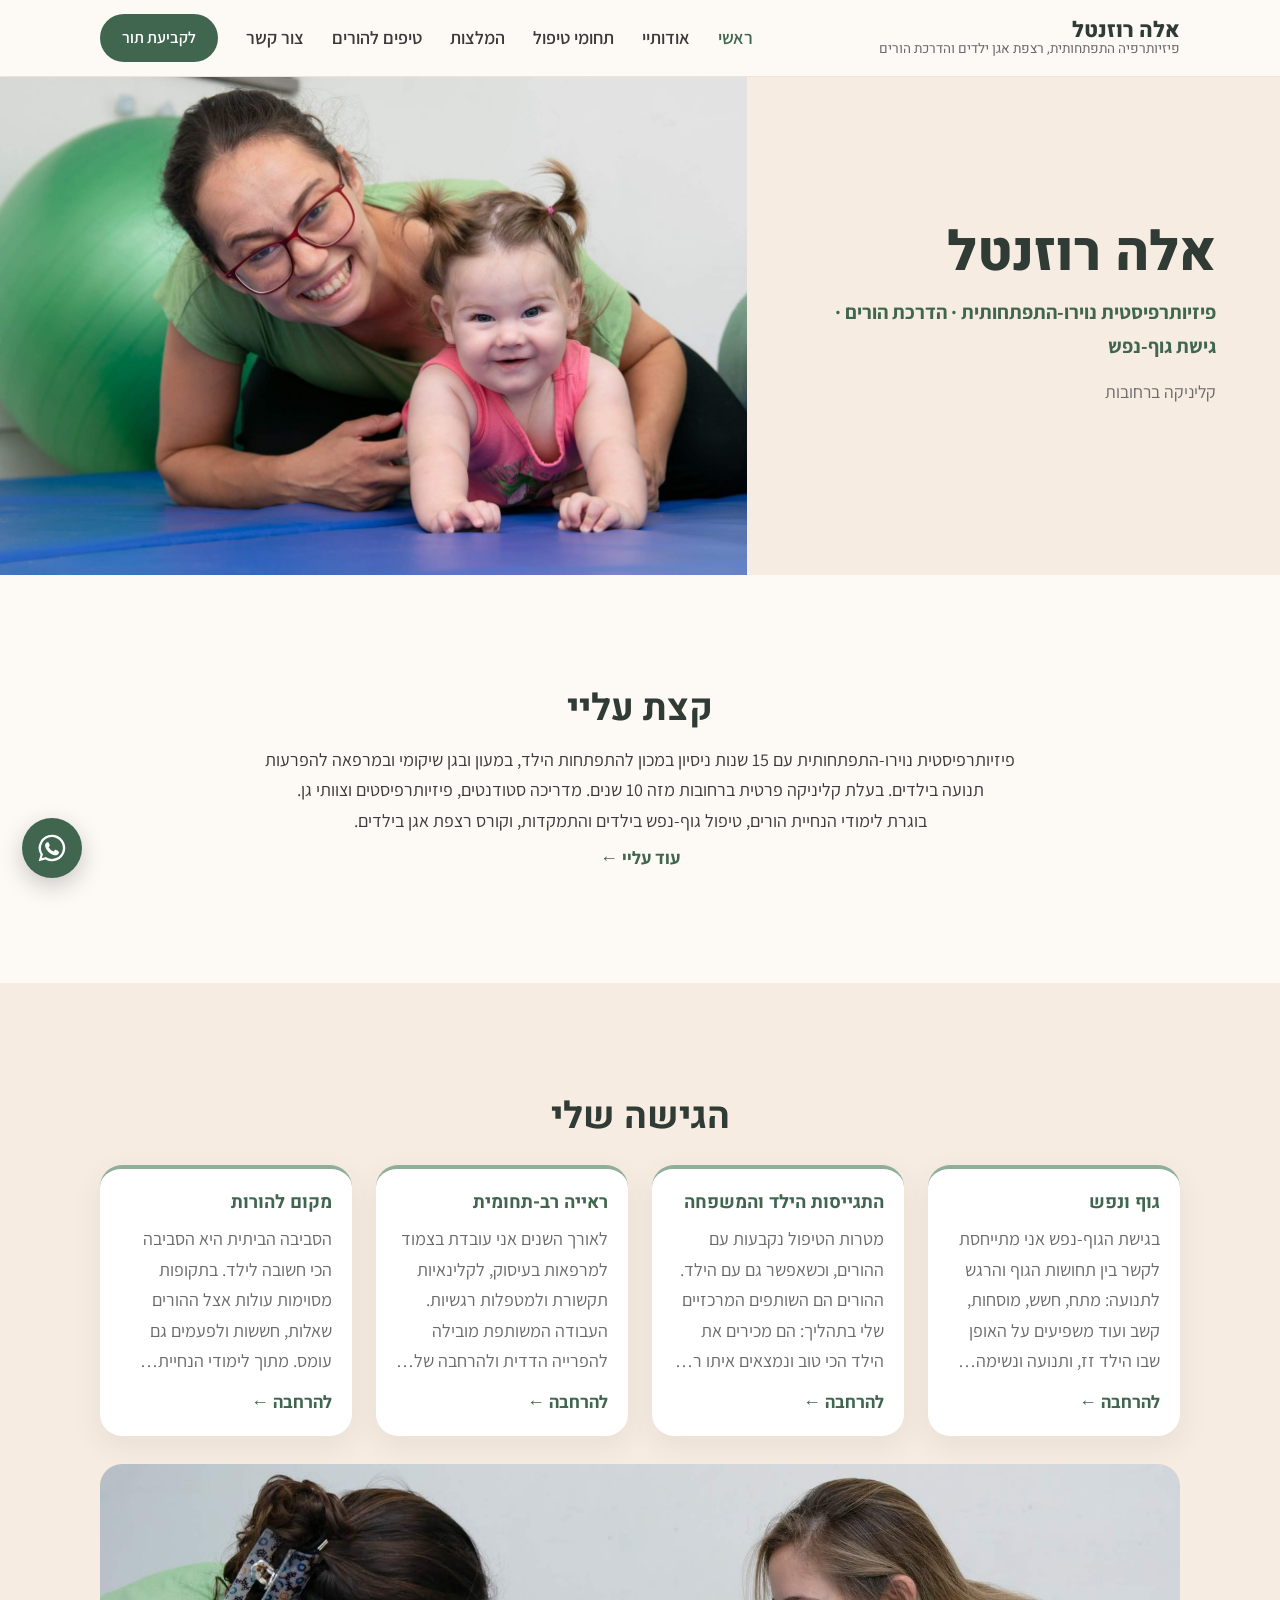
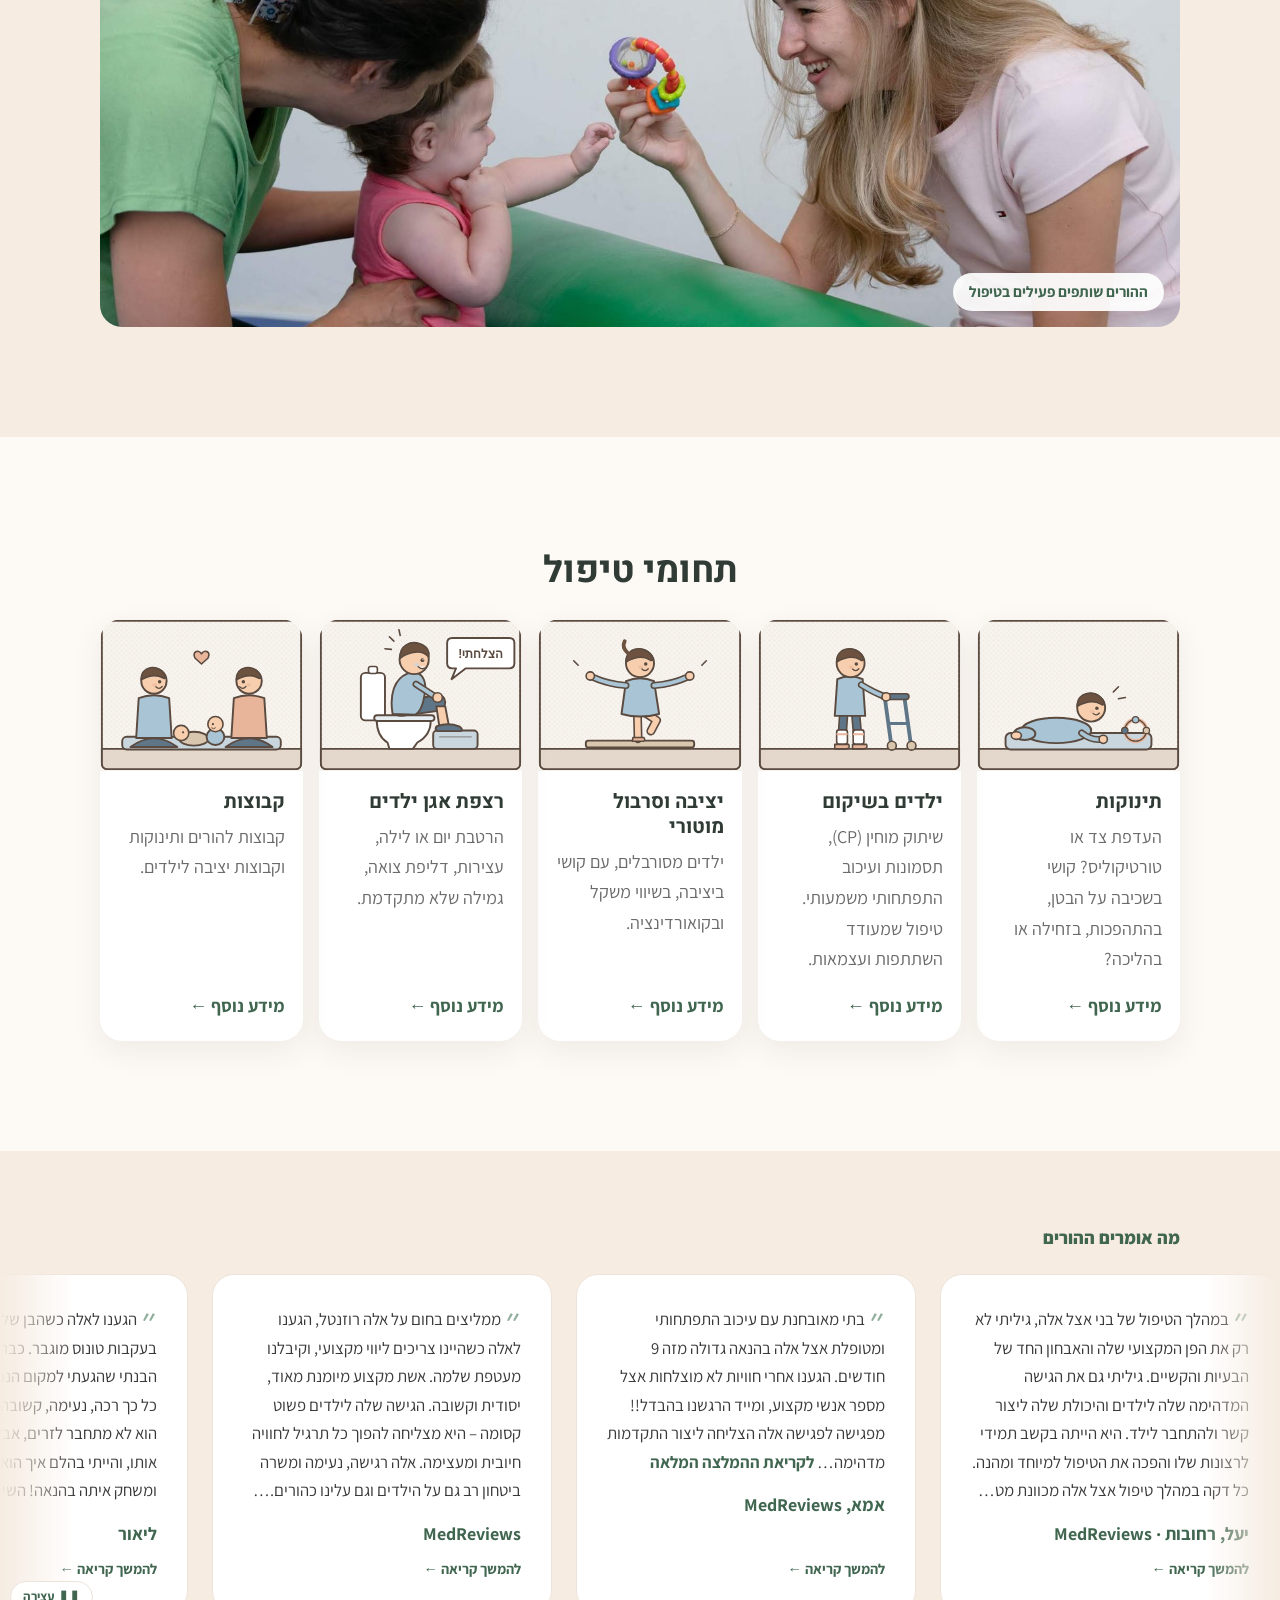
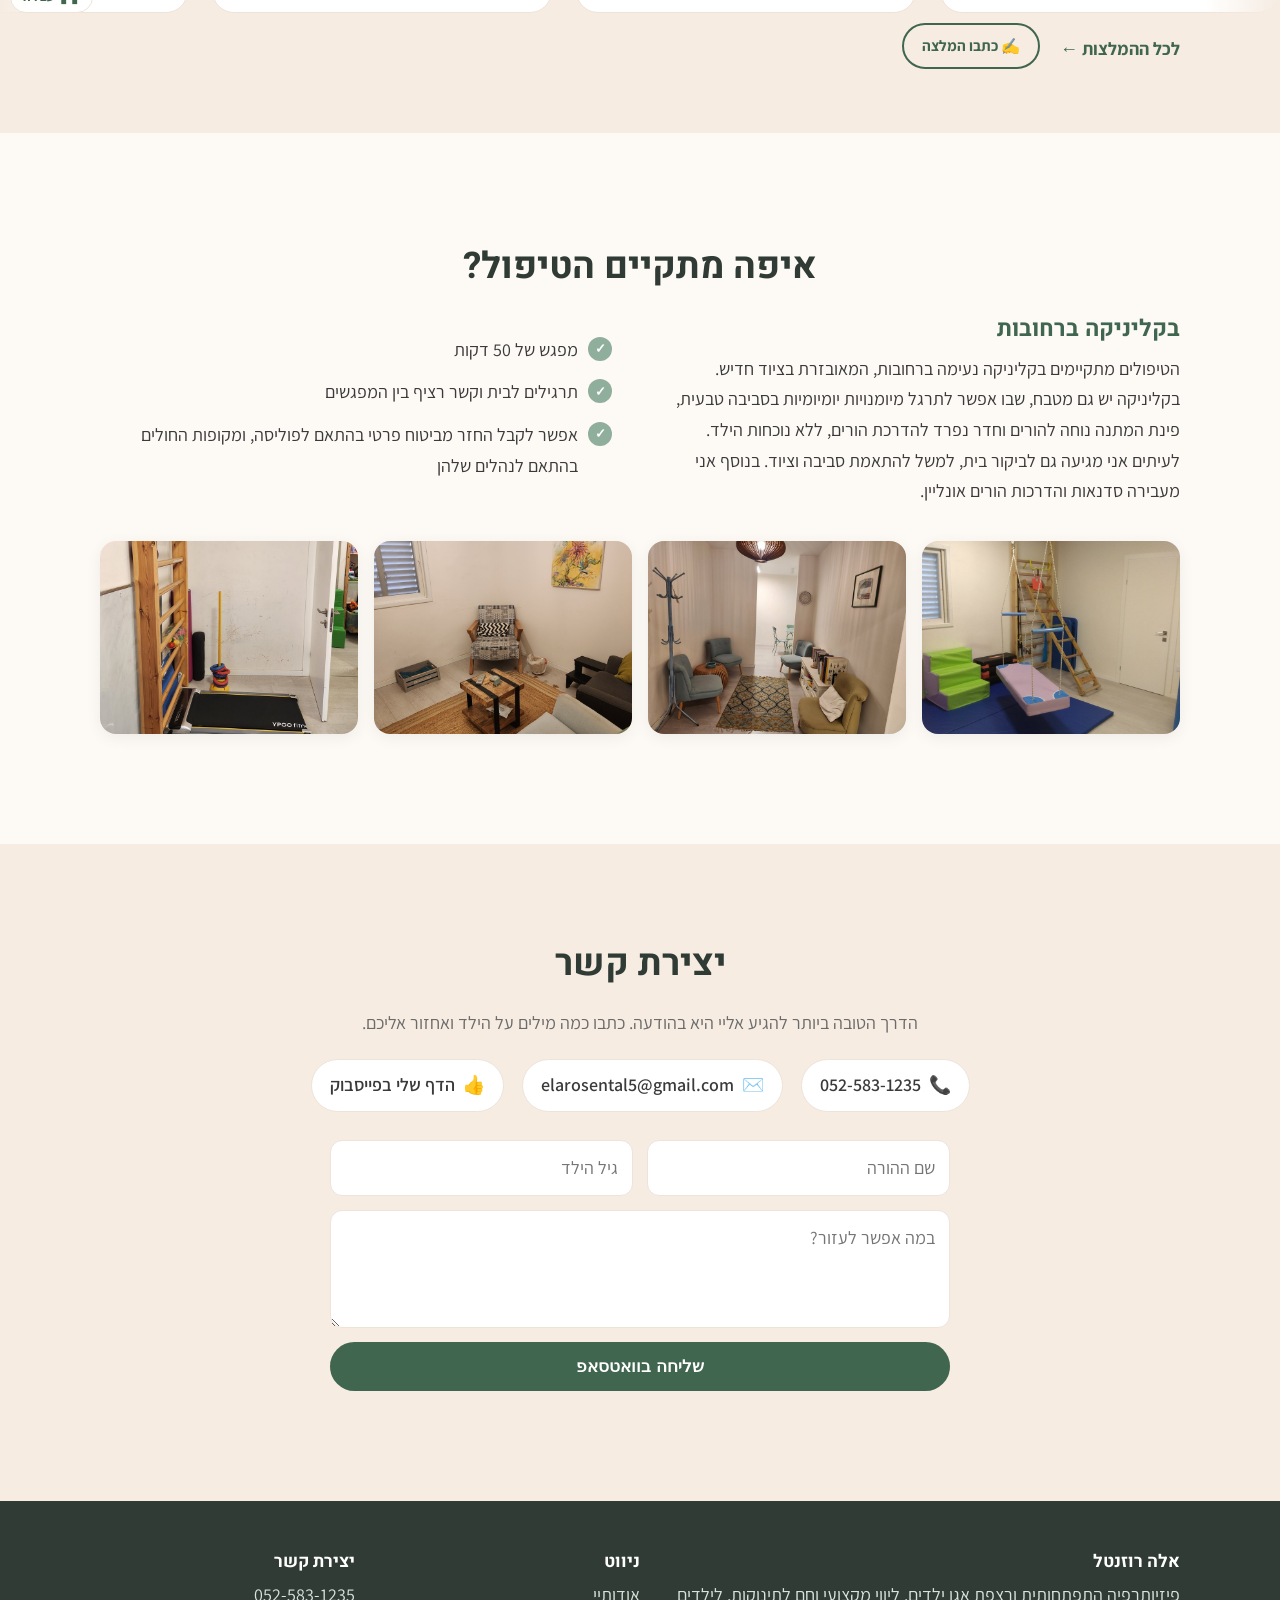
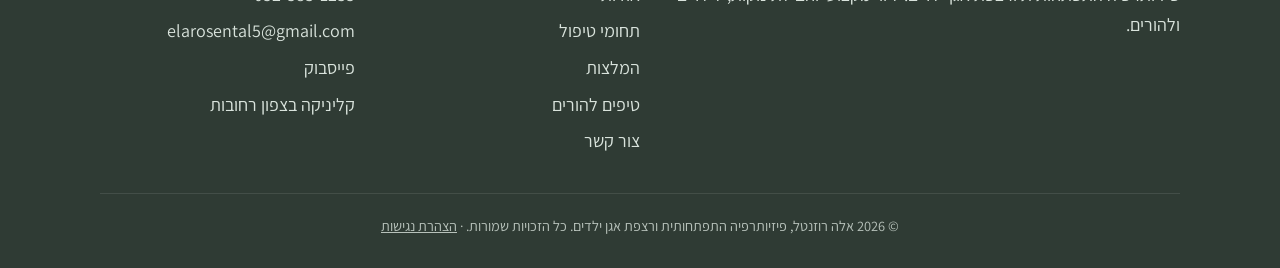
<file: index.html>
<!DOCTYPE html>
<html lang="he" dir="rtl">
<head>
  <meta charset="UTF-8">
  <meta name="viewport" content="width=device-width, initial-scale=1.0">
  <meta name="color-scheme" content="only light">
  <meta name="theme-color" content="#f6ece2">
  <title>אלה רוזנטל | פיזיותרפיה התפתחותית ורצפת אגן ילדים</title>
  <meta name="description" content="אלה רוזנטל, פיזיותרפיסטית התפתחותית עם 15 שנות ניסיון ולימודי גוף-נפש. גישה הוליסטית לתינוקות, ילדים והורים: התפתחות התינוק, שיקום ילדים ורצפת אגן ילדים. קליניקה ברחובות.">
  <link rel="preconnect" href="https://fonts.googleapis.com">
  <link rel="preconnect" href="https://fonts.gstatic.com" crossorigin>
  <link href="https://fonts.googleapis.com/css2?family=Assistant:wght@400;600;700&family=Heebo:wght@700;800&display=swap" rel="stylesheet">
  <link rel="stylesheet" href="style.css?v=85">
</head>
<body>
  <a class="skip-link" href="#main">דלג לתוכן המרכזי</a>

  <header class="site-header">
    <div class="container nav">
      <a href="index.html" class="logo">אלה רוזנטל<small>פיזיותרפיה התפתחותית, רצפת אגן ילדים והדרכת הורים</small></a>
      <button class="menu-toggle" aria-label="תפריט" aria-expanded="false">☰</button>
      <ul class="nav-links">
        <li><a href="index.html" class="active">ראשי</a></li>
        <li><a href="about.html">אודותיי</a></li>
        <li><a href="treatments.html">תחומי טיפול</a></li>
        <li><a href="testimonials.html">המלצות</a></li>
        <li><a href="tips.html">טיפים להורים</a></li>
        <li><a href="contact.html">צור קשר</a></li>
        <li><a href="contact.html" class="btn btn-primary">לקביעת תור</a></li>
      </ul>
    </div>
  </header>

  <main id="main">
    <!-- פתיחה -->
    <section class="hero-wide">
      <img src="images/hero.jpg?v=6" alt="אלה רוזנטל מחייכת לצד תינוקת שזוחלת על המזרן בקליניקה" style="object-position: 35% center">
      <div class="container">
        <div class="hero-wide-text">
          <h1>אלה רוזנטל</h1>
          <p class="hero-wide-sub">פיזיותרפיסטית נוירו-התפתחותית<span class="m-hide"> · </span><span class="m-block">הדרכת הורים · גישת גוף-נפש</span></p>
          <p class="hero-wide-areas">קליניקה ברחובות</p>
        </div>
      </div>
    </section>


    <!-- מי אני -->
    <section class="whoami">
      <div class="container whoami-text">
        <div>
          <h2>קצת עליי</h2>
          <p>פיזיותרפיסטית נוירו-התפתחותית עם 15 שנות ניסיון במכון להתפתחות הילד, במעון ובגן שיקומי ובמרפאה להפרעות תנועה בילדים. בעלת קליניקה פרטית ברחובות מזה 10 שנים. מדריכה סטודנטים, פיזיותרפיסטים וצוותי גן.</p>
          <p>בוגרת לימודי הנחיית הורים, טיפול גוף-נפש בילדים והתמקדות, וקורס רצפת אגן בילדים.</p>
          <p><a href="about.html" class="all-quotes">עוד עליי ←</a></p>
        </div>
      </div>
    </section>

    <!-- הגישה -->
    <section class="approach">
      <div class="container">
        <h2>הגישה שלי</h2>
        <div class="approach-grid">
          <div>
            <h3>גוף ונפש</h3>
            <p>בגישת הגוף-נפש אני מתייחסת לקשר בין תחושות הגוף והרגש לתנועה: מתח, חשש, מוסחות, קשב ועוד משפיעים על האופן שבו הילד זז, ותנועה ונשימה משפיעות בחזרה על תחושת הרוגע והביטחון שלו. בעזרת כלים מתוך לימודי גוף-נפש, התמקדות (Focusing) ומיינדפולנס, הילד לומד לזהות תחושות בגוף, להבין מה הוא צריך ולהקשיב לעצמו. כשהטיפול נחווה כחוויה חיובית, נוצרת מוטיבציה פנימית, והשינוי נשמר גם מחוץ לקליניקה.</p>
          </div>
          <div>
            <h3>התגייסות הילד והמשפחה</h3>
            <p>מטרות הטיפול נקבעות עם ההורים, וכשאפשר גם עם הילד. ההורים הם השותפים המרכזיים שלי בתהליך: הם מכירים את הילד הכי טוב ונמצאים איתו רוב הזמן. לכן בכל מפגש אני מסבירה ומדגימה מה אנחנו עושים ולמה, כדי שההורים ירגישו בטוחים להמשיך בבית. אני שואפת שהתרגול ישתלב בשגרה הביתית, במשחק, ברחצה, בהלבשה או ביציאה לגינה, ולא יתווסף אליה כמשימה נוספת. כשהילד שותף לבחירת הפעילות ומבין את מטרתה, הוא לוקח חלק פעיל בתהליך.</p>
          </div>
          <div>
            <h3>ראייה רב-תחומית</h3>
            <p>לאורך השנים אני עובדת בצמוד למרפאות בעיסוק, לקלינאיות תקשורת ולמטפלות רגשיות. העבודה המשותפת מובילה להפרייה הדדית ולהרחבה של יכולת ההסתכלות וההתערבות הטיפולית. אני מאמינה שכל מטפל בילדים הוא קודם כל מטפל התפתחותי, ומנקודת המבט הרחבה הזו אני מתבוננת ביכולות ובכוחות של הילד. בהתאם לכך אני עובדת בתיאום עם הצוות הפרא-רפואי ועם המסגרת החינוכית, ועוזרת להתאים את הסביבה ההתפתחותית או את הציוד השיקומי לפי הצורך. המטרה: השתתפות פעילה ועצמאות בבית, בגן ובבית הספר.</p>
          </div>
          <div>
            <h3>מקום להורות</h3>
            <p>הסביבה הביתית היא הסביבה הכי חשובה לילד. בתקופות מסוימות עולות אצל ההורים שאלות, חששות ולפעמים גם עומס. מתוך לימודי הנחיית הורים, אני נותנת מקום לחוויה ההורית, ויחדיו אנו מוצאים את הדרכים שתומכות בהתפתחותו של הילד ומחזקות את הביטחון שלכם כהורים.</p>
            <p>ההורים שותפים בכל טיפול. בחלק מהתהליכים אני מציעה גם מפגשים עם ההורים בלבד, למשל בתחילת התהליך כחלק מההיכרות, או בנקודות משמעותיות לאורכו. אפשר גם לפנות אליי להדרכת הורים בלבד, גם בלי שאפגוש את הילד.</p>
          </div>
        </div>
        <figure class="approach-photo">
          <img src="images/parent-session.jpg" alt="אלה בטיפול בתינוקת, והאמא משחקת איתה מול הגליל" loading="lazy">
          <figcaption>ההורים שותפים פעילים בטיפול</figcaption>
        </figure>
      </div>
    </section>

    <!-- תחומי טיפול -->
    <section class="areas" id="areas">
      <div class="container">
        <h2>תחומי טיפול</h2>
        <div class="area-cards">
          <a class="area-card" href="treatments.html#babies">
            <img class="illus" src="images/illus/babies.svg" alt="איור: תינוק בשכיבה על הבטן מרים את הראש" loading="lazy">
            <div class="area-body">
              <h3>תינוקות</h3>
              <p>העדפת צד או טורטיקוליס? קושי בשכיבה על הבטן, בהתהפכות, בזחילה או בהליכה?</p>
              <span class="area-more">מידע נוסף ←</span>
            </div>
          </a>
          <a class="area-card" href="treatments.html#rehab">
            <img class="illus" src="images/illus/rehab.svg" alt="איור: ילד עם סדים הולך בעזרת הליכון" loading="lazy">
            <div class="area-body">
              <h3>ילדים בשיקום</h3>
              <p>שיתוק מוחין (CP), תסמונות ועיכוב התפתחותי משמעותי. טיפול שמעודד השתתפות ועצמאות.</p>
              <span class="area-more">מידע נוסף ←</span>
            </div>
          </a>
          <a class="area-card" href="treatments.html#kids">
            <img class="illus" src="images/illus/posture.svg" alt="איור: ילדה עומדת על רגל אחת על קורת שיווי משקל" loading="lazy">
            <div class="area-body">
              <h3>יציבה וסרבול מוטורי</h3>
              <p>ילדים מסורבלים, עם קושי ביציבה, בשיווי משקל ובקואורדינציה.</p>
              <span class="area-more">מידע נוסף ←</span>
            </div>
          </a>
          <a class="area-card" href="treatments.html#pelvic">
            <img class="illus" src="images/illus/pelvic.svg" alt="איור: ילד יושב על האסלה עם הרגליים על שרפרף" loading="lazy">
            <div class="area-body">
              <h3>רצפת אגן ילדים</h3>
              <p>הרטבת יום או לילה, עצירות, דליפת צואה, גמילה שלא מתקדמת.</p>
              <span class="area-more">מידע נוסף ←</span>
            </div>
          </a>
          <a class="area-card" href="treatments.html#groups">
            <img class="illus" src="images/illus/groups.svg" alt="איור: הורים ותינוקות במפגש קבוצתי" loading="lazy">
            <div class="area-body">
              <h3>קבוצות</h3>
              <p>קבוצות להורים ותינוקות וקבוצות יציבה לילדים.</p>
              <span class="area-more">מידע נוסף ←</span>
            </div>
          </a>
        </div>
      </div>
    </section>

    <!-- המלצות -->
    <section class="quotes-band">
      <div class="hero-quotes">
        <div class="container"><span class="wit-title">מה אומרים ההורים</span></div>
        <div class="marquee" aria-label="המלצות של הורים">
        <div class="marquee-track">
          <div class="quote">
            <p>במהלך הטיפול של בני אצל אלה, גיליתי לא רק את הפן המקצועי שלה והאבחון החד של הבעיות והקשיים. גיליתי גם את הגישה המדהימה שלה לילדים והיכולת שלה ליצור קשר ולהתחבר לילד. היא הייתה בקשב תמידי לרצונות שלו והפכה את הטיפול למיוחד ומהנה. כל דקה במהלך טיפול אצל אלה מכוונת מטרה, אבל הכל נעשה בגמישות ותוך שינוי מתמיד בהתאם למצב. והכל נעשה תוך תקשורת גלויה מולי, תוך כדי הסבר והחלטות משותפות לגבי התכנית. זכינו להכיר את אלה ולהיות מטופלים אצלה!</p>
            <cite>יעל, רחובות · MedReviews</cite>
          </div>
          <div class="quote">
            <p>בתי מאובחנת עם עיכוב התפתחותי ומטופלת אצל אלה בהנאה גדולה מזה 9 חודשים. הגענו אחרי חוויות לא מוצלחות אצל מספר אנשי מקצוע, ומייד הרגשנו בהבדל!! מפגישה לפגישה אלה הצליחה ליצור התקדמות מדהימה… <a href="testimonials.html" class="read-more">לקריאת ההמלצה המלאה</a></p>
            <cite>אמא, MedReviews</cite>
          </div>
          <div class="quote">
            <p>ממליצים בחום על אלה רוזנטל, הגענו לאלה כשהיינו צריכים ליווי מקצועי, וקיבלנו מעטפת שלמה. אשת מקצוע מיומנת מאוד, יסודית וקשובה. הגישה שלה לילדים פשוט קסומה – היא מצליחה להפוך כל תרגיל לחוויה חיובית ומעצימה. אלה רגישה, נעימה ומשרה ביטחון רב גם על הילדים וגם עלינו כהורים. מעבר לידע המקצועי הרחב שלה, מה שבאמת מייחד אותה זו הרגישות יוצאת הדופן והיכולת לקרוא את הבן שלנו בכל רגע נתון. היא יודעת מתי לדחוף ומתי להכיל, ותמיד בחיוך ובמאור פנים. פיזיותרפיסטית מדהימה, אלה מומלצת בחום! 🙏</p>
            <cite>MedReviews</cite>
          </div>
          <div class="quote">
            <p>הגענו לאלה כשהבן שלי היה בן 7 חודשים בעקבות טונוס מוגבר. כבר מהמפגש הראשון הבנתי שהגעתי למקום הנכון. הגישה של אלה כל כך רכה, נעימה, קשובה וזורמת עם הילד. הוא לא מתחבר לזרים, אבל אלה פשוט ריככה אותו, והייתי בהלם איך הוא משתף פעולה ומשחק איתה בהנאה! השיפור ניכר כבר מהמפגש הראשון.</p>
            <cite>ליאור</cite>
          </div>
          <div class="quote">
            <p>הגענו עם תינוקת פיצקית בת חודש והמון חששות בלב, וכבר במפגש הראשון קיבלנו תמיכה ועידוד ויצאנו עם המון כלים הביתה. אלה ליוותה אותנו במשך חודשים ותמיד עם חיוך, המון אהבה לקטנה לצד מקצועיות חסרת פשרות.</p>
            <cite>תאיר</cite>
          </div>
          <div class="quote">
            <p>אלה ליוותה את הבת שלי מגיל 9 חודשים עם המון סבלנות, רגישות ואכפתיות אמיתית… היום, בגיל שנה ו־8 חודשים, היא הולכת, מטפסת על סולמות ופורחת.</p>
            <cite>נטע</cite>
          </div>
          <div class="quote">
            <p>היינו אצל אלה עם בן שנה וחצי שבמשך חודש דישדש בהליכה… מהרגע שיצאנו מהמפגש הוא באמת התחיל ללכת, ותוך יומיים התחיל להעדיף הליכה על זחילה.</p>
            <cite>יעל</cite>
          </div>
          <div class="quote">
            <p>הגעתי עם תינוק בן שלושה חודשים וחצי שלא שכב על הבטן יותר משתי דקות. תוך כמה ימים הוא כבר שכב על הבטן 20–30 דקות ושיחק בהנאה.</p>
            <cite>עדי</cite>
          </div>
          <div class="quote">
            <p>ההבנה של אלה היא לא רק של הפן המוטורי, אלא התפתחותית ורחבה. היא נתנה לנו כלים שעזרו מאוד, והכל באווירה נעימה ומשחקית.</p>
            <cite>מאיה</cite>
          </div>
        </div>
      </div>
        <div class="container quotes-links"><a href="testimonials.html" class="all-quotes">לכל ההמלצות ←</a><a href="testimonials.html#add-review" class="btn btn-outline btn-small">✍️ כתבו המלצה</a></div>
      </div>
    </section>


    <!-- הקליניקה -->
    <section class="clinic" id="clinic">
      <div class="container">
        <h2 class="section-title">איפה מתקיים הטיפול?</h2>
        <div class="split align-start">
          <div>
            <h3 class="clinic-sub">בקליניקה ברחובות</h3>
            <p>הטיפולים מתקיימים בקליניקה נעימה ברחובות, המאובזרת בציוד חדיש. בקליניקה יש גם מטבח, שבו אפשר לתרגל מיומנויות יומיומיות בסביבה טבעית, פינת המתנה נוחה להורים וחדר נפרד להדרכת הורים, ללא נוכחות הילד. לעיתים אני מגיעה גם לביקור בית, למשל להתאמת סביבה וציוד. בנוסף אני מעבירה סדנאות והדרכות הורים אונליין.</p>
          </div>
          <ul class="checklist">
            <li>מפגש של 50 דקות</li>
            <li>תרגילים לבית וקשר רציף בין המפגשים</li>
            <li>אפשר לקבל החזר מביטוח פרטי בהתאם לפוליסה, ומקופות החולים בהתאם לנהלים שלהן</li>
          </ul>
        </div>
      </div>
      <div class="container">
        <div class="clinic-photos">
          <img src="images/clinic-room2.jpg" alt="חדר הטיפולים עם הנדנדה, המדרגות וסולם הקיר" loading="lazy">
          <img src="images/clinic-waiting.jpg" alt="פינת ההמתנה להורים" loading="lazy">
          <img src="images/clinic-parents-room.jpg" alt="החדר להדרכת הורים" loading="lazy">
          <img src="images/clinic-treadmill.jpg" alt="הליכון חשמלי וסולם קיר" loading="lazy">
        </div>
      </div>
      </div>
    </section>


    <!-- יצירת קשר -->
    <section class="contact-band" id="contact">
      <div class="container">
        <h2>יצירת קשר</h2>
        <p class="contact-lead">הדרך הטובה ביותר להגיע אליי היא בהודעה. כתבו כמה מילים על הילד ואחזור אליכם.</p>
        <div class="contact-links">
          <a href="tel:+972525831235"><span aria-hidden="true">📞</span> 052-583-1235</a>
          <a href="mailto:elarosental5@gmail.com"><span aria-hidden="true">✉️</span> elarosental5@gmail.com</a>
          <a href="https://www.facebook.com/sportela0/" target="_blank" rel="noopener"><span aria-hidden="true">👍</span> הדף שלי בפייסבוק</a>
        </div>
        <form class="quick-form" id="quickForm">
          <input type="text" id="qName" placeholder="שם ההורה" required aria-label="שם ההורה">
          <input type="text" id="qAge" placeholder="גיל הילד" aria-label="גיל הילד">
          <textarea id="qMsg" rows="3" placeholder="במה אפשר לעזור?" aria-label="במה אפשר לעזור?"></textarea>
          <button type="submit" class="btn btn-whatsapp">שליחה בוואטסאפ</button>
        </form>
      </div>
    </section>
  </main>

  <footer class="site-footer">
    <div class="container">
      <div class="footer-grid">
        <div>
          <h3>אלה רוזנטל</h3>
          <p>פיזיותרפיה התפתחותית ורצפת אגן ילדים. ליווי מקצועי וחם לתינוקות, לילדים ולהורים.</p>
        </div>
        <div>
          <h3>ניווט</h3>
          <ul>
            <li><a href="about.html">אודותיי</a></li>
            <li><a href="treatments.html">תחומי טיפול</a></li>
            <li><a href="testimonials.html">המלצות</a></li>
            <li><a href="tips.html">טיפים להורים</a></li>
            <li><a href="contact.html">צור קשר</a></li>
          </ul>
        </div>
        <div>
          <h3>יצירת קשר</h3>
          <ul>
            <li><a href="tel:+972525831235">052-583-1235</a></li>
            <li><a href="mailto:elarosental5@gmail.com">elarosental5@gmail.com</a></li>
            <li><a href="https://www.facebook.com/sportela0/" target="_blank" rel="noopener">פייסבוק</a></li>
            <li>קליניקה בצפון רחובות</li>
          </ul>
        </div>
      </div>
      <div class="footer-bottom">© <span id="year"></span> אלה רוזנטל, פיזיותרפיה התפתחותית ורצפת אגן ילדים. כל הזכויות שמורות. · <a href="accessibility.html">הצהרת נגישות</a></div>
    </div>
  </footer>

  <a href="https://wa.me/972525831235" class="whatsapp-float" target="_blank" rel="noopener" aria-label="שליחת הודעה בוואטסאפ">
    <svg viewBox="0 0 24 24"><path d="M12 2a10 10 0 0 0-8.6 15.1L2 22l5-1.3A10 10 0 1 0 12 2zm0 18.2c-1.5 0-3-.4-4.3-1.2l-.3-.2-3 .8.8-2.9-.2-.3A8.2 8.2 0 1 1 12 20.2zm4.5-6.1c-.2-.1-1.5-.7-1.7-.8-.2-.1-.4-.1-.6.1l-.8 1c-.1.2-.3.2-.5.1a6.7 6.7 0 0 1-3.3-2.9c-.2-.4.2-.4.7-1.3.1-.2 0-.3 0-.4l-.8-1.8c-.2-.5-.4-.4-.6-.4h-.5a1 1 0 0 0-.7.3 3 3 0 0 0-.9 2.2c0 1.3.9 2.5 1 2.7.1.2 1.8 2.8 4.4 3.9 1.7.7 2.3.8 3.1.6.5-.1 1.5-.6 1.7-1.2.2-.6.2-1.1.2-1.2-.1-.1-.3-.2-.5-.3z"/></svg>
  </a>

  <script src="script.js?v=6"></script>
  <script>
    // מה אומרים ההורים בטלפון: לחיצה על המלצה פותחת אותה בחלון באמצע המסך
    document.addEventListener("DOMContentLoaded", function () {
      var mq = document.querySelector(".hero-quotes .marquee"); if (!mq) return;
      mq.querySelectorAll(".quote").forEach(function (q) {
        var m = document.createElement("span"); m.className = "quote-more"; m.textContent = "להמשך קריאה ←"; q.appendChild(m);
      });
      var pop = document.createElement("div"); pop.className = "quote-pop";
      pop.innerHTML = '<div class="quote-pop-box" role="dialog" aria-modal="true"><button type="button" class="quote-pop-close" aria-label="סגירה">×</button><div class="quote-pop-body"></div></div>';
      document.body.appendChild(pop);
      function close() { pop.classList.remove("show"); }
      pop.addEventListener("click", function (e) { if (e.target === pop || e.target.closest(".quote-pop-close")) close(); });
      document.addEventListener("keydown", function (e) { if (e.key === "Escape") close(); });
      mq.addEventListener("click", function (e) {
        var q = e.target.closest(".quote"); if (!q || e.target.closest("a")) return;
        var body = pop.querySelector(".quote-pop-body");
        body.innerHTML = "";
        body.appendChild(q.querySelector("p").cloneNode(true));
        body.appendChild(q.querySelector("cite").cloneNode(true));
        pop.classList.add("show");
      });
    });
  </script>
  <script>
    // הגישה שלי בטלפון: לחיצה על ריבוע פותחת/סוגרת את המלל המלא
    (function () {
      document.querySelectorAll(".approach-grid > div").forEach(function (card) {
        var btn = document.createElement("button");
        btn.type = "button"; btn.className = "approach-more"; btn.textContent = "להרחבה ←";
        card.appendChild(btn);
        card.addEventListener("click", function (e) {
          if (e.target.closest("a")) return;
          var open = card.classList.toggle("open");
          btn.textContent = open ? "סגירה ↑" : "להרחבה ←";
          if (!open) card.scrollIntoView({ block: "nearest", behavior: "smooth" });
        });
      });
    })();
  </script>
  <script>
    document.getElementById("quickForm").addEventListener("submit", function (e) {
      e.preventDefault();
      var text = "שלום, שמי " + document.getElementById("qName").value +
        "\nגיל הילד: " + document.getElementById("qAge").value +
        "\n" + document.getElementById("qMsg").value;
      window.open("https://wa.me/972525831235?text=" + encodeURIComponent(text), "_blank");
    });
  </script>
</body>
</html>
</file>
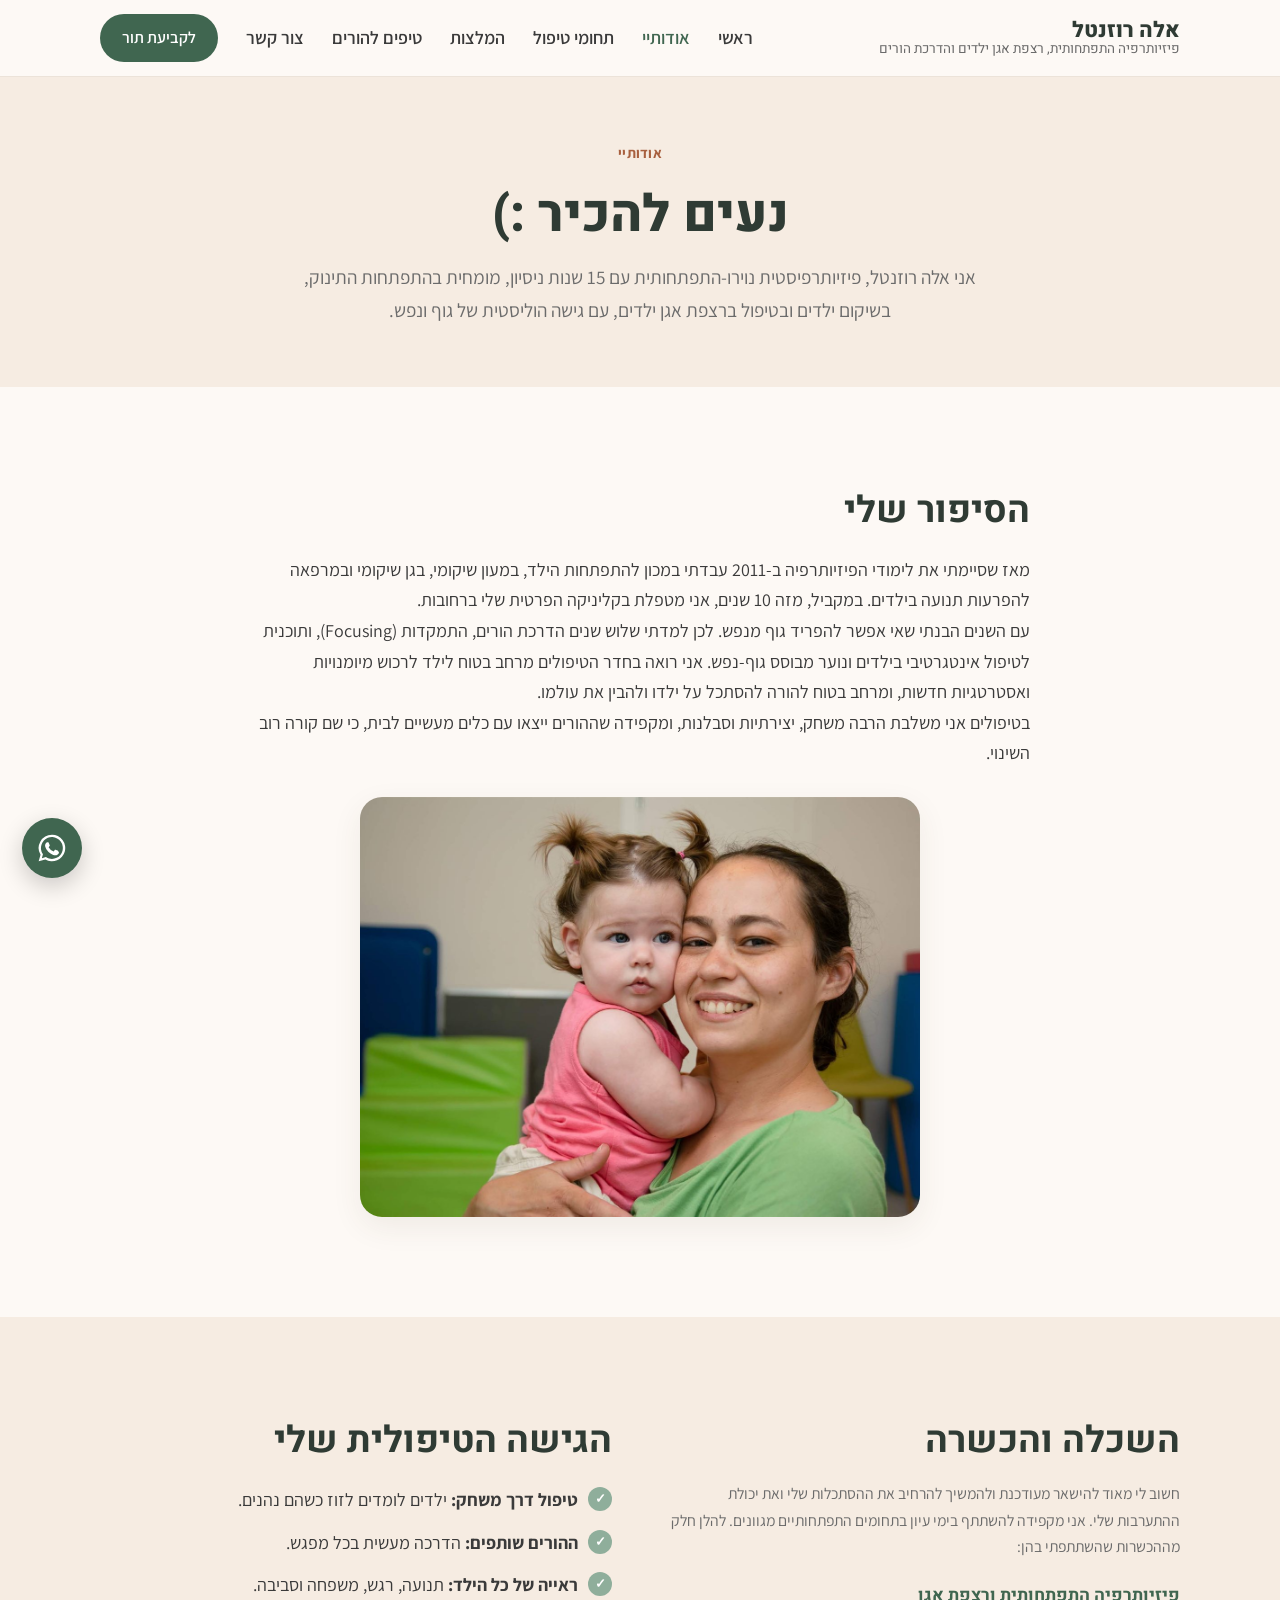
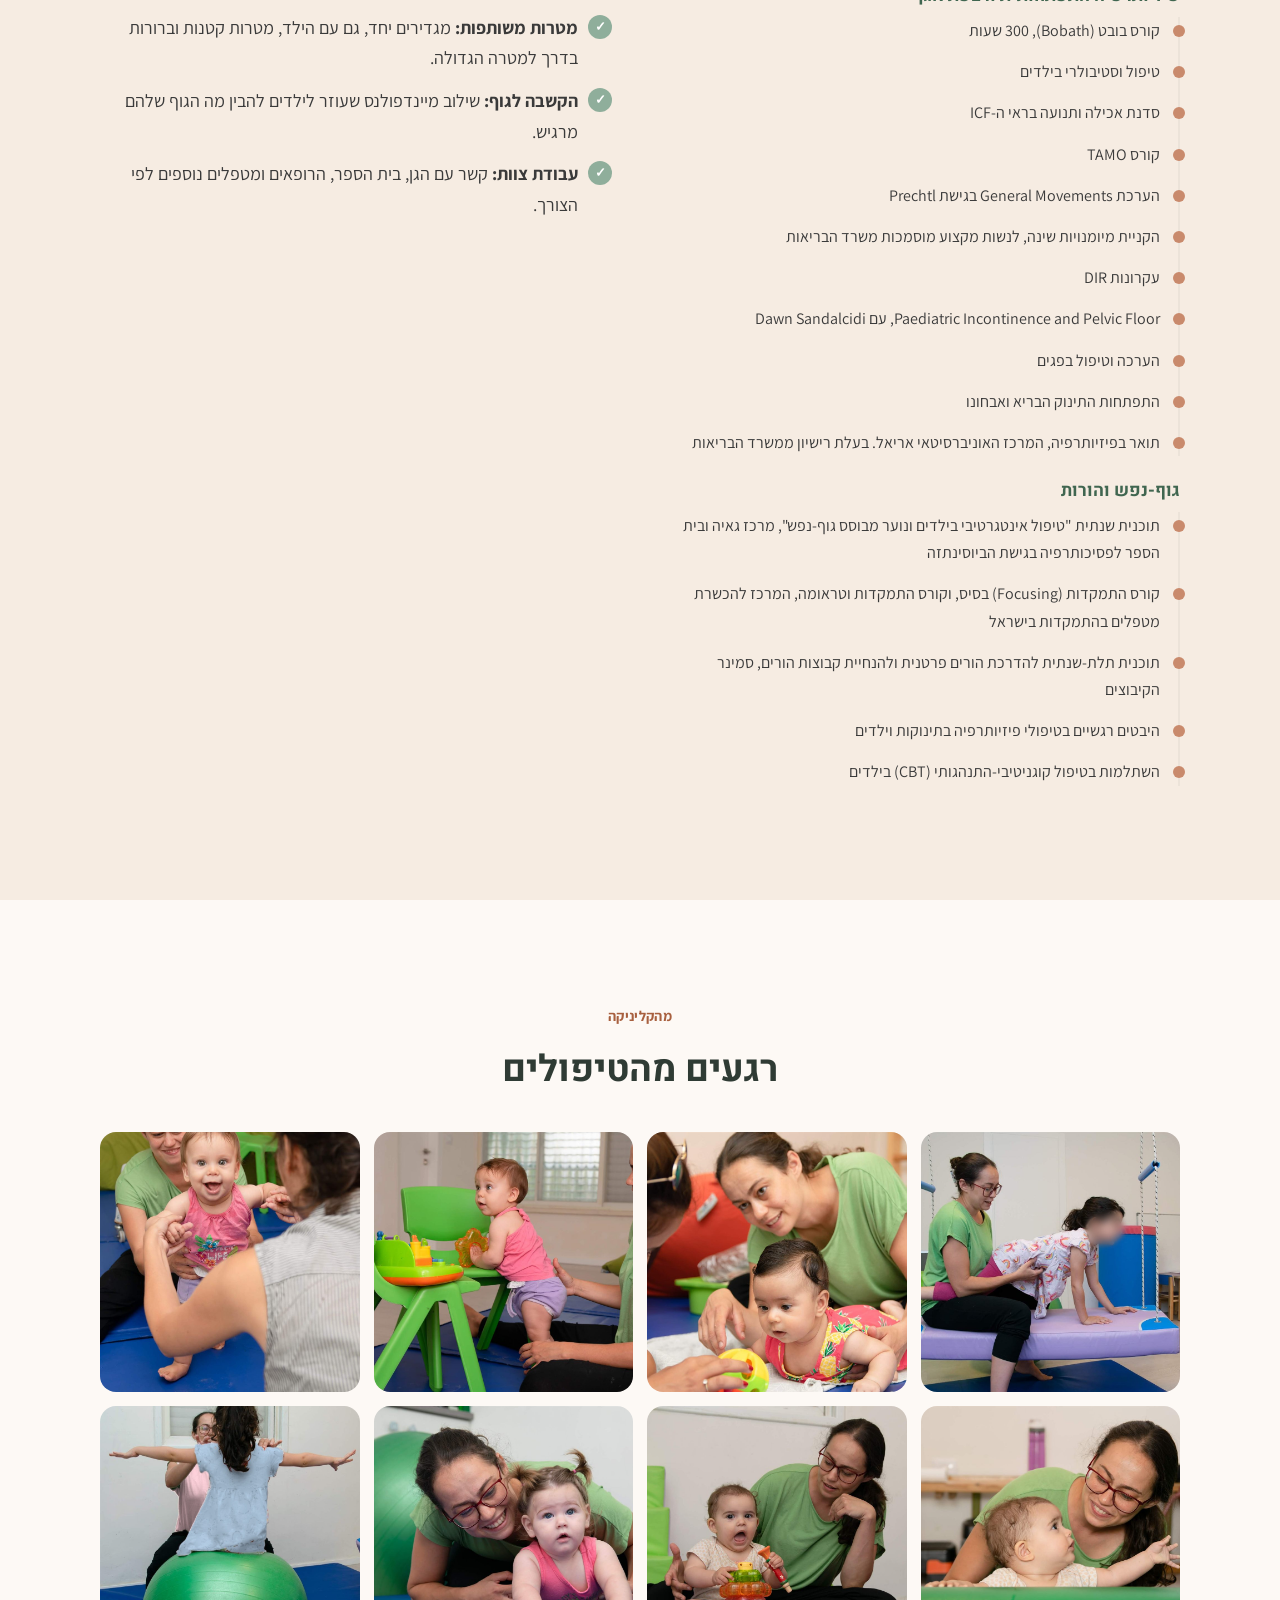
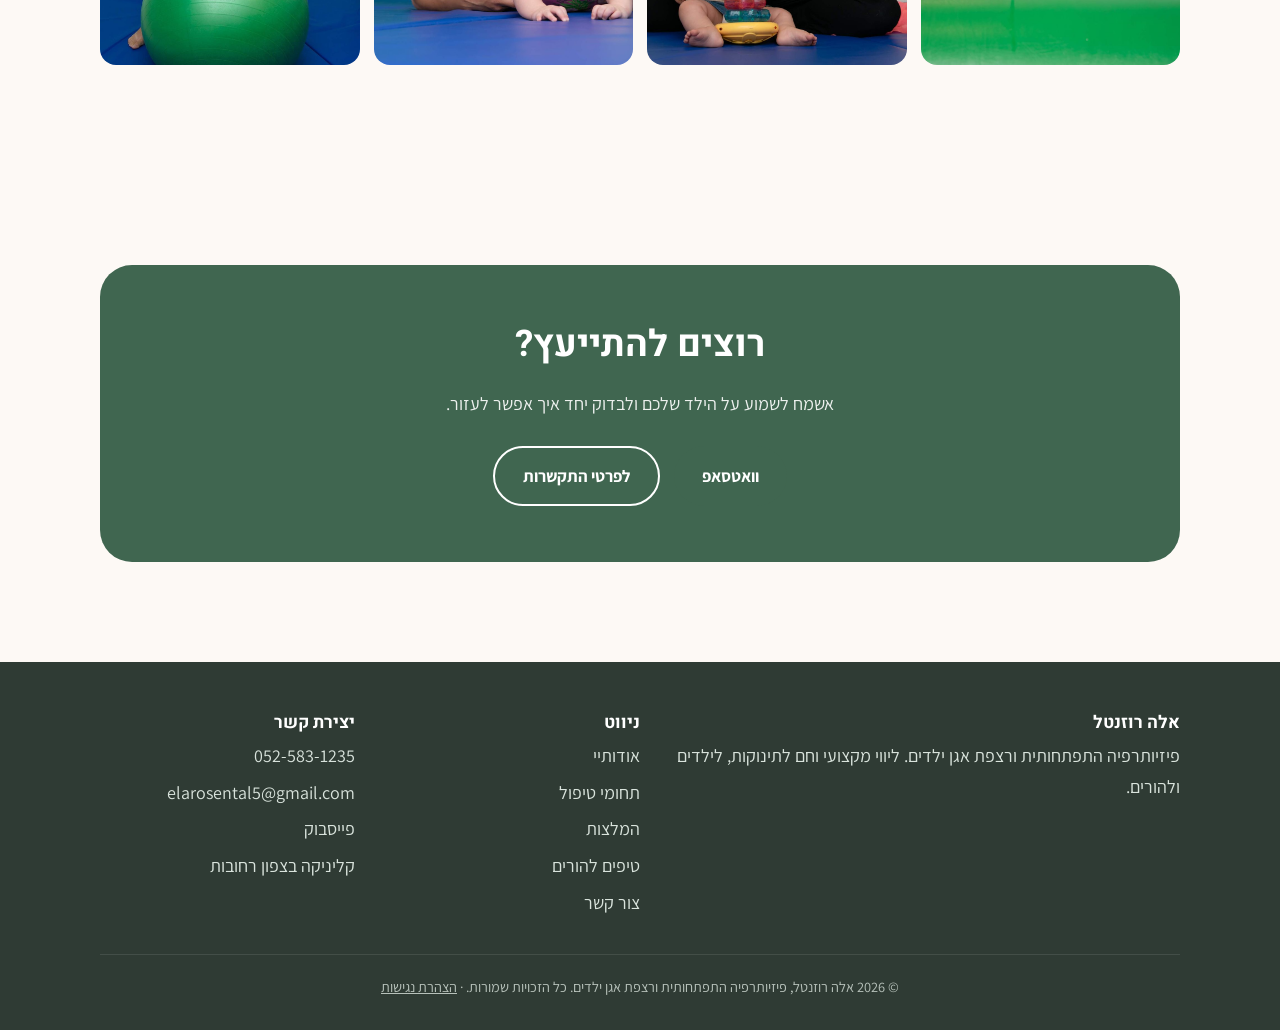
<file: about.html>
<!DOCTYPE html>
<html lang="he" dir="rtl">
<head>
  <meta charset="UTF-8">
  <meta name="viewport" content="width=device-width, initial-scale=1.0">
  <meta name="color-scheme" content="only light">
  <meta name="theme-color" content="#f6ece2">
  <title>אודותיי | אלה רוזנטל, פיזיותרפיה התפתחותית</title>
  <meta name="description" content="נעים להכיר: פיזיותרפיסטית עם 15 שנות ניסיון, מומחית בהתפתחות התינוק ובשיקום ילדים.">
  <link rel="preconnect" href="https://fonts.googleapis.com">
  <link rel="preconnect" href="https://fonts.gstatic.com" crossorigin>
  <link href="https://fonts.googleapis.com/css2?family=Assistant:wght@400;600;700&family=Heebo:wght@700;800&display=swap" rel="stylesheet">
  <link rel="stylesheet" href="style.css?v=85">
</head>
<body>
  <a class="skip-link" href="#main">דלג לתוכן המרכזי</a>

  <header class="site-header">
    <div class="container nav">
      <a href="index.html" class="logo">אלה רוזנטל<small>פיזיותרפיה התפתחותית, רצפת אגן ילדים והדרכת הורים</small></a>
      <button class="menu-toggle" aria-label="תפריט" aria-expanded="false">☰</button>
      <ul class="nav-links">
        <li><a href="index.html">ראשי</a></li>
        <li><a href="about.html" class="active">אודותיי</a></li>
        <li><a href="treatments.html">תחומי טיפול</a></li>
        <li><a href="testimonials.html">המלצות</a></li>
        <li><a href="tips.html">טיפים להורים</a></li>
        <li><a href="contact.html">צור קשר</a></li>
        <li><a href="contact.html" class="btn btn-primary">לקביעת תור</a></li>
      </ul>
    </div>
  </header>

  <main id="main">
    <section class="page-hero">
      <div class="container">
        <span class="eyebrow">אודותיי</span>
        <h1>נעים להכיר :)</h1>
        <p class="lead">אני אלה רוזנטל, פיזיותרפיסטית נוירו-התפתחותית עם 15 שנות ניסיון, מומחית בהתפתחות התינוק, בשיקום ילדים ובטיפול ברצפת אגן ילדים, עם גישה הוליסטית של גוף ונפש.</p>
      </div>
    </section>

    <section>
      <div class="container story-text">
        <div>
          <h2>הסיפור שלי</h2>
          <p>מאז שסיימתי את לימודי הפיזיותרפיה ב-2011 עבדתי במכון להתפתחות הילד, במעון שיקומי, בגן שיקומי ובמרפאה להפרעות תנועה בילדים. במקביל, מזה 10 שנים, אני מטפלת בקליניקה הפרטית שלי ברחובות.</p>
          <p>עם השנים הבנתי שאי אפשר להפריד גוף מנפש. לכן למדתי שלוש שנים הדרכת הורים, התמקדות (Focusing), ותוכנית לטיפול אינטגרטיבי בילדים ונוער מבוסס גוף-נפש. אני רואה בחדר הטיפולים מרחב בטוח לילד לרכוש מיומנויות ואסטרטגיות חדשות, ומרחב בטוח להורה להסתכל על ילדו ולהבין את עולמו.</p>
          <p>בטיפולים אני משלבת הרבה משחק, יצירתיות וסבלנות, ומקפידה שההורים ייצאו עם כלים מעשיים לבית, כי שם קורה רוב השינוי.</p>
          <img class="story-photo" src="images/portrait.jpg" alt="אלה רוזנטל מחבקת תינוקת בקליניקה" loading="lazy">
        </div>
      </div>
    </section>

    <section class="bg-sand">
      <div class="container split align-start">
        <div>
          <h2>השכלה והכשרה</h2>
          <p class="timeline-note">חשוב לי מאוד להישאר מעודכנת ולהמשיך להרחיב את ההסתכלות שלי ואת יכולת ההתערבות שלי. אני מקפידה להשתתף בימי עיון בתחומים התפתחותיים מגוונים. להלן חלק מההכשרות שהשתתפתי בהן:</p>
          <h3 class="sub">פיזיותרפיה התפתחותית ורצפת אגן</h3>
          <ul class="timeline">
            <li>קורס בובט (Bobath), 300 שעות</li>
            <li>טיפול וסטיבולרי בילדים</li>
            <li>סדנת אכילה ותנועה בראי ה-ICF</li>
            <li>קורס TAMO</li>
            <li>הערכת General Movements בגישת Prechtl</li>
            <li>הקניית מיומנויות שינה, לנשות מקצוע מוסמכות משרד הבריאות</li>
            <li>עקרונות DIR</li>
            <li>Paediatric Incontinence and Pelvic Floor, עם Dawn Sandalcidi</li>
            <li>הערכה וטיפול בפגים</li>
            <li>התפתחות התינוק הבריא ואבחונו</li>
            <li>תואר בפיזיותרפיה, המרכז האוניברסיטאי אריאל. בעלת רישיון ממשרד הבריאות</li>
          </ul>
          <h3 class="sub">גוף-נפש והורות</h3>
          <ul class="timeline">
            <li>תוכנית שנתית "טיפול אינטגרטיבי בילדים ונוער מבוסס גוף-נפש", מרכז גאיה ובית הספר לפסיכותרפיה בגישת הביוסינתזה</li>
            <li>קורס התמקדות (Focusing) בסיס, וקורס התמקדות וטראומה, המרכז להכשרת מטפלים בהתמקדות בישראל</li>
            <li>תוכנית תלת-שנתית להדרכת הורים פרטנית ולהנחיית קבוצות הורים, סמינר הקיבוצים</li>
            <li>היבטים רגשיים בטיפולי פיזיותרפיה בתינוקות וילדים</li>
            <li>השתלמות בטיפול קוגניטיבי-התנהגותי (CBT) בילדים</li>
          </ul>
        </div>
        <div>
          <h2>הגישה הטיפולית שלי</h2>
          <ul class="checklist">
            <li><strong>טיפול דרך משחק:</strong> ילדים לומדים לזוז כשהם נהנים.</li>
            <li><strong>ההורים שותפים:</strong> הדרכה מעשית בכל מפגש.</li>
            <li><strong>ראייה של כל הילד:</strong> תנועה, רגש, משפחה וסביבה.</li>
            <li><strong>מטרות משותפות:</strong> מגדירים יחד, גם עם הילד, מטרות קטנות וברורות בדרך למטרה הגדולה.</li>
            <li><strong>הקשבה לגוף:</strong> שילוב מיינדפולנס שעוזר לילדים להבין מה הגוף שלהם מרגיש.</li>
            <li><strong>עבודת צוות:</strong> קשר עם הגן, בית הספר, הרופאים ומטפלים נוספים לפי הצורך.</li>
          </ul>
        </div>
      </div>
    </section>

    <section>
      <div class="container center">
        <span class="eyebrow">מהקליניקה</span>
        <h2>רגעים מהטיפולים</h2>
        <div class="gallery">
          <img src="images/g1.jpg?v=2" alt="טיפול על נדנדה טיפולית" loading="lazy">
          <img src="images/g2.jpg" alt="זמן בטן עם תינוק" loading="lazy">
          <img src="images/g3.jpg" alt="תרגול עמידה ליד כיסא" loading="lazy">
          <img src="images/g4.jpg" alt="צעדים ראשונים" loading="lazy">
          <img src="images/g5.jpg" alt="משחק בזמן טיפול" loading="lazy">
          <img src="images/g6.jpg" alt="ישיבה ומשחק על המזרן" loading="lazy">
          <img src="images/g7.jpg" alt="תרגול זחילה" loading="lazy">
          <img src="images/g8.jpg?v=3" alt="שיווי משקל על כדור" loading="lazy">
        </div>
      </div>
    </section>

    <section>
      <div class="container">
        <div class="cta">
          <h2>רוצים להתייעץ?</h2>
          <p>אשמח לשמוע על הילד שלכם ולבדוק יחד איך אפשר לעזור.</p>
          <div class="hero-actions">
            <a href="https://wa.me/972525831235" class="btn btn-whatsapp" target="_blank" rel="noopener">וואטסאפ</a>
            <a href="contact.html" class="btn btn-outline">לפרטי התקשרות</a>
          </div>
        </div>
      </div>
    </section>
  </main>

  <footer class="site-footer">
    <div class="container">
      <div class="footer-grid">
        <div>
          <h3>אלה רוזנטל</h3>
          <p>פיזיותרפיה התפתחותית ורצפת אגן ילדים. ליווי מקצועי וחם לתינוקות, לילדים ולהורים.</p>
        </div>
        <div>
          <h3>ניווט</h3>
          <ul>
            <li><a href="about.html">אודותיי</a></li>
            <li><a href="treatments.html">תחומי טיפול</a></li>
            <li><a href="testimonials.html">המלצות</a></li>
            <li><a href="tips.html">טיפים להורים</a></li>
            <li><a href="contact.html">צור קשר</a></li>
          </ul>
        </div>
        <div>
          <h3>יצירת קשר</h3>
          <ul>
            <li><a href="tel:+972525831235">052-583-1235</a></li>
            <li><a href="mailto:elarosental5@gmail.com">elarosental5@gmail.com</a></li>
            <li><a href="https://www.facebook.com/sportela0/" target="_blank" rel="noopener">פייסבוק</a></li>
            <li>קליניקה בצפון רחובות</li>
          </ul>
        </div>
      </div>
      <div class="footer-bottom">© <span id="year"></span> אלה רוזנטל, פיזיותרפיה התפתחותית ורצפת אגן ילדים. כל הזכויות שמורות. · <a href="accessibility.html">הצהרת נגישות</a></div>
    </div>
  </footer>

  <a href="https://wa.me/972525831235" class="whatsapp-float" target="_blank" rel="noopener" aria-label="שליחת הודעה בוואטסאפ">
    <svg viewBox="0 0 24 24"><path d="M12 2a10 10 0 0 0-8.6 15.1L2 22l5-1.3A10 10 0 1 0 12 2zm0 18.2c-1.5 0-3-.4-4.3-1.2l-.3-.2-3 .8.8-2.9-.2-.3A8.2 8.2 0 1 1 12 20.2zm4.5-6.1c-.2-.1-1.5-.7-1.7-.8-.2-.1-.4-.1-.6.1l-.8 1c-.1.2-.3.2-.5.1a6.7 6.7 0 0 1-3.3-2.9c-.2-.4.2-.4.7-1.3.1-.2 0-.3 0-.4l-.8-1.8c-.2-.5-.4-.4-.6-.4h-.5a1 1 0 0 0-.7.3 3 3 0 0 0-.9 2.2c0 1.3.9 2.5 1 2.7.1.2 1.8 2.8 4.4 3.9 1.7.7 2.3.8 3.1.6.5-.1 1.5-.6 1.7-1.2.2-.6.2-1.1.2-1.2-.1-.1-.3-.2-.5-.3z"/></svg>
  </a>

  <script src="script.js?v=6"></script>
</body>
</html>
</file>
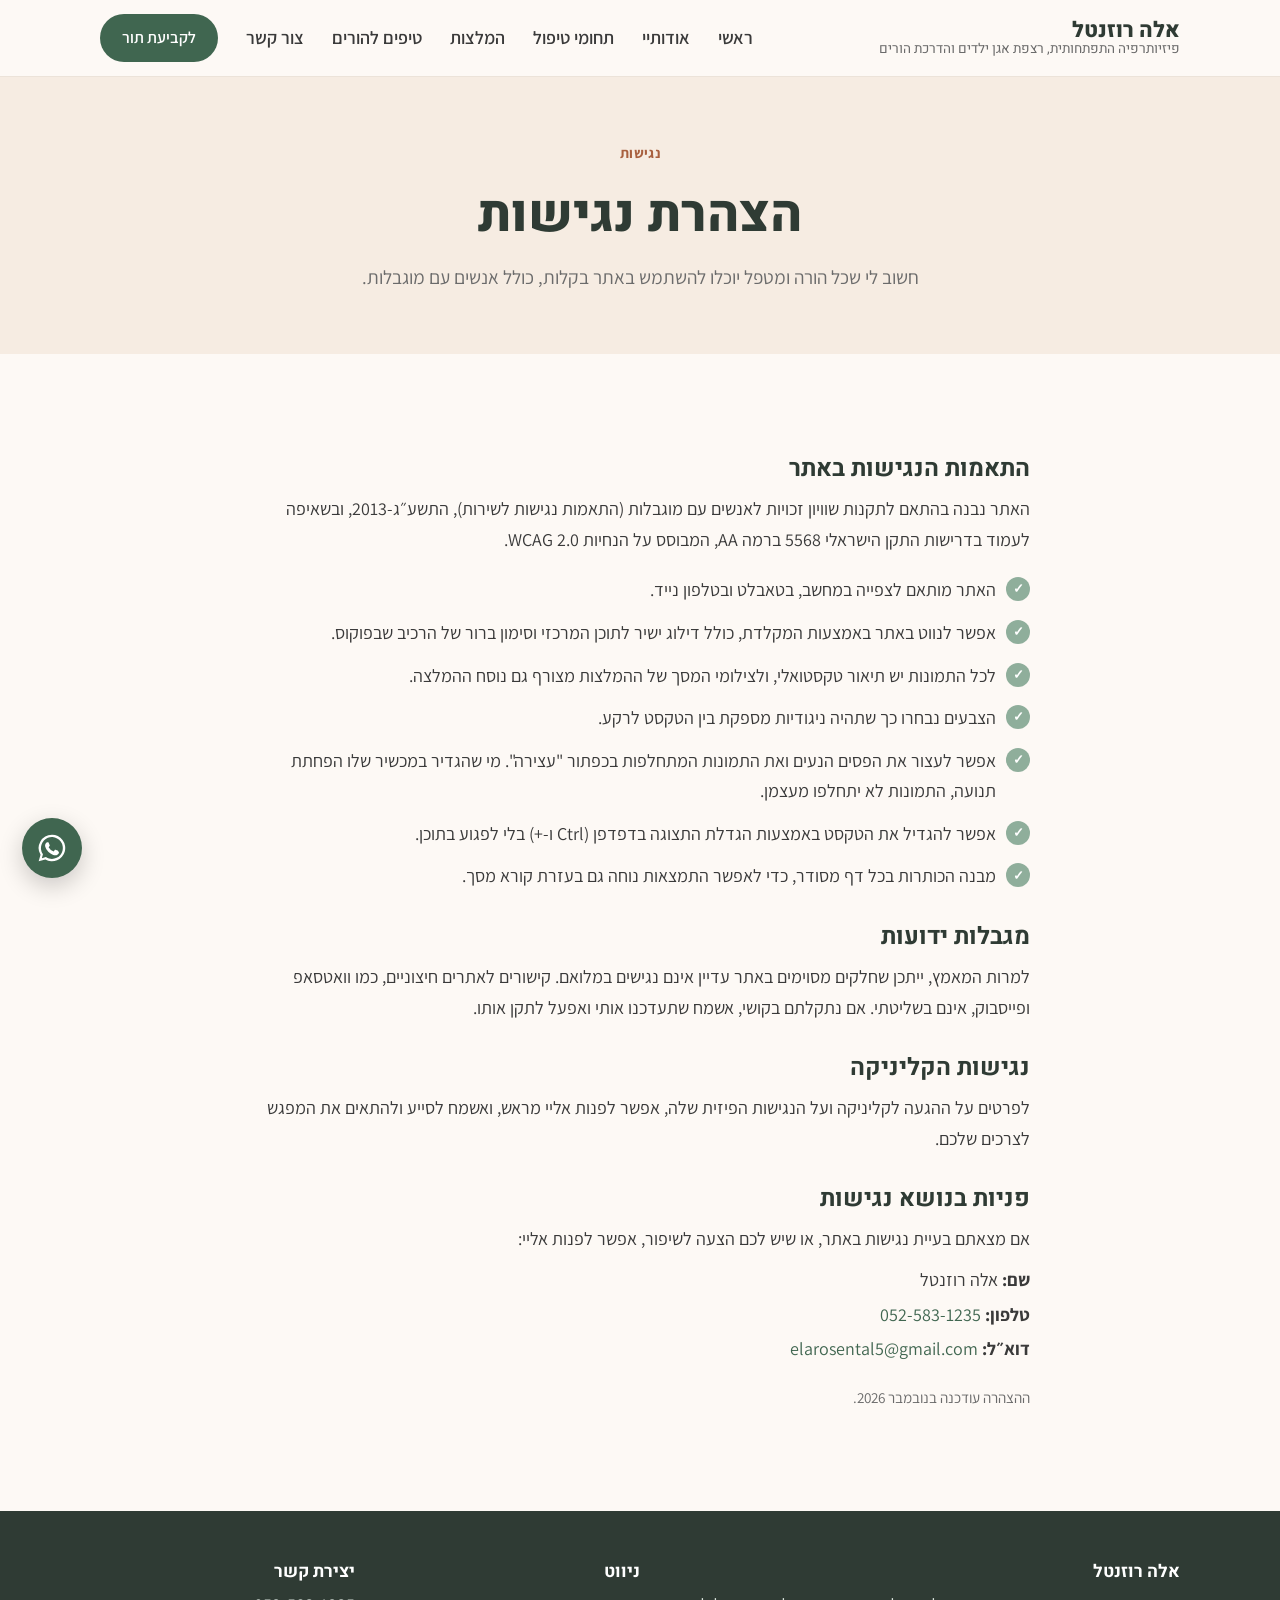
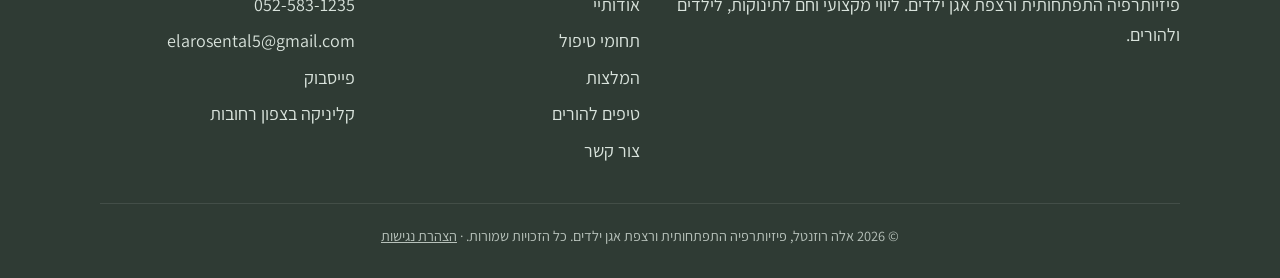
<file: accessibility.html>
<!DOCTYPE html>
<html lang="he" dir="rtl">
<head>
  <meta charset="UTF-8">
  <meta name="viewport" content="width=device-width, initial-scale=1.0">
  <meta name="color-scheme" content="only light">
  <meta name="theme-color" content="#f6ece2">
  <title>הצהרת נגישות | אלה רוזנטל, פיזיותרפיה התפתחותית</title>
  <meta name="description" content="הצהרת הנגישות של אתר אלה רוזנטל, פיזיותרפיה התפתחותית ורצפת אגן ילדים.">
  <link rel="preconnect" href="https://fonts.googleapis.com">
  <link rel="preconnect" href="https://fonts.gstatic.com" crossorigin>
  <link href="https://fonts.googleapis.com/css2?family=Assistant:wght@400;600;700&family=Heebo:wght@700;800&display=swap" rel="stylesheet">
  <link rel="stylesheet" href="style.css?v=85">
</head>
<body>
  <a class="skip-link" href="#main">דלג לתוכן המרכזי</a>

  <header class="site-header">
    <div class="container nav">
      <a href="index.html" class="logo">אלה רוזנטל<small>פיזיותרפיה התפתחותית, רצפת אגן ילדים והדרכת הורים</small></a>
      <button class="menu-toggle" aria-label="תפריט" aria-expanded="false">☰</button>
      <ul class="nav-links">
        <li><a href="index.html">ראשי</a></li>
        <li><a href="about.html">אודותיי</a></li>
        <li><a href="treatments.html">תחומי טיפול</a></li>
        <li><a href="testimonials.html">המלצות</a></li>
        <li><a href="tips.html">טיפים להורים</a></li>
        <li><a href="contact.html">צור קשר</a></li>
        <li><a href="contact.html" class="btn btn-primary">לקביעת תור</a></li>
      </ul>
    </div>
  </header>

  <main id="main">
    <section class="page-hero">
      <div class="container">
        <span class="eyebrow">נגישות</span>
        <h1>הצהרת נגישות</h1>
        <p class="lead">חשוב לי שכל הורה ומטפל יוכלו להשתמש באתר בקלות, כולל אנשים עם מוגבלות.</p>
      </div>
    </section>

    <section>
      <div class="container a11y-statement">
        <h2>התאמות הנגישות באתר</h2>
        <p>האתר נבנה בהתאם לתקנות שוויון זכויות לאנשים עם מוגבלות (התאמות נגישות לשירות), התשע״ג-2013, ובשאיפה לעמוד בדרישות התקן הישראלי 5568 ברמה AA, המבוסס על הנחיות WCAG 2.0.</p>
        <ul class="checklist">
          <li>האתר מותאם לצפייה במחשב, בטאבלט ובטלפון נייד.</li>
          <li>אפשר לנווט באתר באמצעות המקלדת, כולל דילוג ישיר לתוכן המרכזי וסימון ברור של הרכיב שבפוקוס.</li>
          <li>לכל התמונות יש תיאור טקסטואלי, ולצילומי המסך של ההמלצות מצורף גם נוסח ההמלצה.</li>
          <li>הצבעים נבחרו כך שתהיה ניגודיות מספקת בין הטקסט לרקע.</li>
          <li>אפשר לעצור את הפסים הנעים ואת התמונות המתחלפות בכפתור "עצירה". מי שהגדיר במכשיר שלו הפחתת תנועה, התמונות לא יתחלפו מעצמן.</li>
          <li>אפשר להגדיל את הטקסט באמצעות הגדלת התצוגה בדפדפן (Ctrl ו-+) בלי לפגוע בתוכן.</li>
          <li>מבנה הכותרות בכל דף מסודר, כדי לאפשר התמצאות נוחה גם בעזרת קורא מסך.</li>
        </ul>

        <h2>מגבלות ידועות</h2>
        <p>למרות המאמץ, ייתכן שחלקים מסוימים באתר עדיין אינם נגישים במלואם. קישורים לאתרים חיצוניים, כמו וואטסאפ ופייסבוק, אינם בשליטתי. אם נתקלתם בקושי, אשמח שתעדכנו אותי ואפעל לתקן אותו.</p>

        <h2>נגישות הקליניקה</h2>
        <p>לפרטים על ההגעה לקליניקה ועל הנגישות הפיזית שלה, אפשר לפנות אליי מראש, ואשמח לסייע ולהתאים את המפגש לצרכים שלכם.</p>

        <h2>פניות בנושא נגישות</h2>
        <p>אם מצאתם בעיית נגישות באתר, או שיש לכם הצעה לשיפור, אפשר לפנות אליי:</p>
        <ul class="a11y-contact">
          <li><strong>שם:</strong> אלה רוזנטל</li>
          <li><strong>טלפון:</strong> <a href="tel:+972525831235">052-583-1235</a></li>
          <li><strong>דוא״ל:</strong> <a href="mailto:elarosental5@gmail.com">elarosental5@gmail.com</a></li>
        </ul>
        <p class="a11y-date">ההצהרה עודכנה בנובמבר 2026.</p>
      </div>
    </section>
  </main>

  <footer class="site-footer">
    <div class="container">
      <div class="footer-grid">
        <div>
          <h3>אלה רוזנטל</h3>
          <p>פיזיותרפיה התפתחותית ורצפת אגן ילדים. ליווי מקצועי וחם לתינוקות, לילדים ולהורים.</p>
        </div>
        <div>
          <h3>ניווט</h3>
          <ul>
            <li><a href="about.html">אודותיי</a></li>
            <li><a href="treatments.html">תחומי טיפול</a></li>
            <li><a href="testimonials.html">המלצות</a></li>
            <li><a href="tips.html">טיפים להורים</a></li>
            <li><a href="contact.html">צור קשר</a></li>
          </ul>
        </div>
        <div>
          <h3>יצירת קשר</h3>
          <ul>
            <li><a href="tel:+972525831235">052-583-1235</a></li>
            <li><a href="mailto:elarosental5@gmail.com">elarosental5@gmail.com</a></li>
            <li><a href="https://www.facebook.com/sportela0/" target="_blank" rel="noopener">פייסבוק</a></li>
            <li>קליניקה בצפון רחובות</li>
          </ul>
        </div>
      </div>
      <div class="footer-bottom">© <span id="year"></span> אלה רוזנטל, פיזיותרפיה התפתחותית ורצפת אגן ילדים. כל הזכויות שמורות. · <a href="accessibility.html">הצהרת נגישות</a></div>
    </div>
  </footer>

  <a href="https://wa.me/972525831235" class="whatsapp-float" target="_blank" rel="noopener" aria-label="שליחת הודעה בוואטסאפ">
    <svg viewBox="0 0 24 24"><path d="M12 2a10 10 0 0 0-8.6 15.1L2 22l5-1.3A10 10 0 1 0 12 2zm0 18.2c-1.5 0-3-.4-4.3-1.2l-.3-.2-3 .8.8-2.9-.2-.3A8.2 8.2 0 1 1 12 20.2zm4.5-6.1c-.2-.1-1.5-.7-1.7-.8-.2-.1-.4-.1-.6.1l-.8 1c-.1.2-.3.2-.5.1a6.7 6.7 0 0 1-3.3-2.9c-.2-.4.2-.4.7-1.3.1-.2 0-.3 0-.4l-.8-1.8c-.2-.5-.4-.4-.6-.4h-.5a1 1 0 0 0-.7.3 3 3 0 0 0-.9 2.2c0 1.3.9 2.5 1 2.7.1.2 1.8 2.8 4.4 3.9 1.7.7 2.3.8 3.1.6.5-.1 1.5-.6 1.7-1.2.2-.6.2-1.1.2-1.2-.1-.1-.3-.2-.5-.3z"/></svg>
  </a>

  <script src="script.js?v=6"></script>
  <script>
    // לשנות למספר הוואטסאפ שלך (בלי 0 בהתחלה, עם 972)
    var WHATSAPP_NUMBER = "972525831235";
    document.getElementById("contactForm").addEventListener("submit", function (e) {
      e.preventDefault();
      var text = "שלום, שמי " + document.getElementById("name").value +
        "\nטלפון: " + document.getElementById("phone").value +
        "\nגיל הילד: " + document.getElementById("age").value +
        "\n" + document.getElementById("msg").value;
      window.open("https://wa.me/" + WHATSAPP_NUMBER + "?text=" + encodeURIComponent(text), "_blank");
    });
  </script>
</body>
</html>
</file>
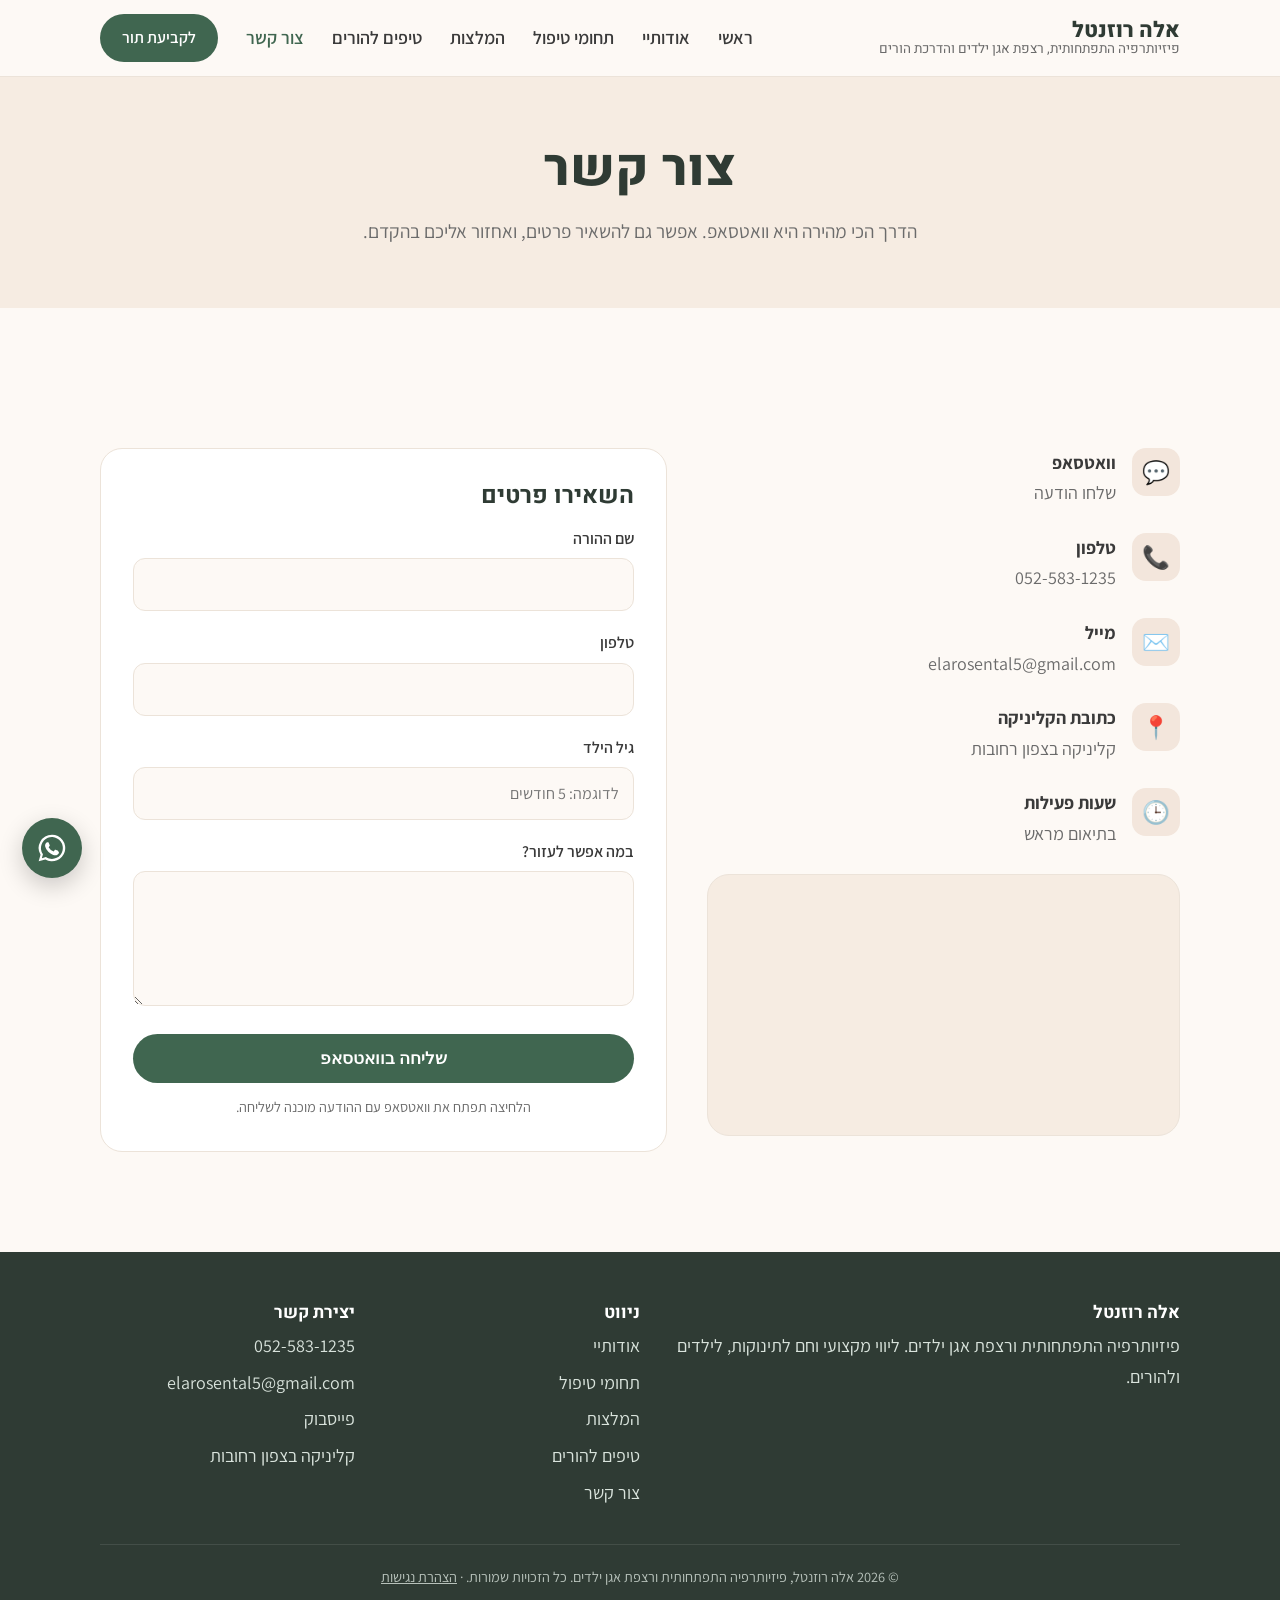
<file: contact.html>
<!DOCTYPE html>
<html lang="he" dir="rtl">
<head>
  <meta charset="UTF-8">
  <meta name="viewport" content="width=device-width, initial-scale=1.0">
  <meta name="color-scheme" content="only light">
  <meta name="theme-color" content="#f6ece2">
  <title>צור קשר | אלה רוזנטל, פיזיותרפיה התפתחותית</title>
  <meta name="description" content="לקביעת תור ולהתייעצות: וואטסאפ, טלפון ומייל.">
  <link rel="preconnect" href="https://fonts.googleapis.com">
  <link rel="preconnect" href="https://fonts.gstatic.com" crossorigin>
  <link href="https://fonts.googleapis.com/css2?family=Assistant:wght@400;600;700&family=Heebo:wght@700;800&display=swap" rel="stylesheet">
  <link rel="stylesheet" href="style.css?v=85">
</head>
<body>
  <a class="skip-link" href="#main">דלג לתוכן המרכזי</a>

  <header class="site-header">
    <div class="container nav">
      <a href="index.html" class="logo">אלה רוזנטל<small>פיזיותרפיה התפתחותית, רצפת אגן ילדים והדרכת הורים</small></a>
      <button class="menu-toggle" aria-label="תפריט" aria-expanded="false">☰</button>
      <ul class="nav-links">
        <li><a href="index.html">ראשי</a></li>
        <li><a href="about.html">אודותיי</a></li>
        <li><a href="treatments.html">תחומי טיפול</a></li>
        <li><a href="testimonials.html">המלצות</a></li>
        <li><a href="tips.html">טיפים להורים</a></li>
        <li><a href="contact.html" class="active">צור קשר</a></li>
        <li><a href="contact.html" class="btn btn-primary">לקביעת תור</a></li>
      </ul>
    </div>
  </header>

  <main id="main">
    <section class="page-hero">
      <div class="container">
        <h1>צור קשר</h1>
        <p class="lead">הדרך הכי מהירה היא וואטסאפ. אפשר גם להשאיר פרטים, ואחזור אליכם בהקדם.</p>
      </div>
    </section>

    <section>
      <div class="container contact-grid">
        <div>
          <div class="contact-item">
            <div class="icon">💬</div>
            <div><strong>וואטסאפ</strong><a href="https://wa.me/972525831235" target="_blank" rel="noopener">שלחו הודעה</a></div>
          </div>
          <div class="contact-item">
            <div class="icon">📞</div>
            <div><strong>טלפון</strong><a href="tel:+972525831235">052-583-1235</a></div>
          </div>
          <div class="contact-item">
            <div class="icon">✉️</div>
            <div><strong>מייל</strong><a href="mailto:elarosental5@gmail.com">elarosental5@gmail.com</a></div>
          </div>
          <div class="contact-item">
            <div class="icon">📍</div>
            <div><strong>כתובת הקליניקה</strong><span>קליניקה בצפון רחובות</span></div>
          </div>
          <div class="contact-item">
            <div class="icon">🕒</div>
            <div><strong>שעות פעילות</strong><span>בתיאום מראש</span></div>
          </div>
          <!-- כאן אפשר להטמיע מפת גוגל: Google Maps > שיתוף > הטמעת מפה > להדביק את קוד ה-iframe במקום ה-div -->
          <div class="map"><iframe src="https://maps.google.com/maps?q=%D7%A8%D7%97%D7%95%D7%91%D7%95%D7%AA&z=13&output=embed" width="100%" height="260" style="border:0" loading="lazy" title="מפת רחובות"></iframe></div>
        </div>

        <!-- הטופס שולח את הפרטים ישירות לוואטסאפ, בלי צורך בשרת -->
        <form class="contact-form" id="contactForm">
          <h2 style="font-size:1.5rem">השאירו פרטים</h2>
          <label for="name">שם ההורה</label>
          <input type="text" id="name" required>

          <label for="phone">טלפון</label>
          <input type="tel" id="phone" required>

          <label for="age">גיל הילד</label>
          <input type="text" id="age" placeholder="לדוגמה: 5 חודשים">

          <label for="msg">במה אפשר לעזור?</label>
          <textarea id="msg" rows="4"></textarea>

          <button type="submit" class="btn btn-primary">שליחה בוואטסאפ</button>
          <p class="form-note">הלחיצה תפתח את וואטסאפ עם ההודעה מוכנה לשליחה.</p>
        </form>
      </div>
    </section>
  </main>

  <footer class="site-footer">
    <div class="container">
      <div class="footer-grid">
        <div>
          <h3>אלה רוזנטל</h3>
          <p>פיזיותרפיה התפתחותית ורצפת אגן ילדים. ליווי מקצועי וחם לתינוקות, לילדים ולהורים.</p>
        </div>
        <div>
          <h3>ניווט</h3>
          <ul>
            <li><a href="about.html">אודותיי</a></li>
            <li><a href="treatments.html">תחומי טיפול</a></li>
            <li><a href="testimonials.html">המלצות</a></li>
            <li><a href="tips.html">טיפים להורים</a></li>
            <li><a href="contact.html">צור קשר</a></li>
          </ul>
        </div>
        <div>
          <h3>יצירת קשר</h3>
          <ul>
            <li><a href="tel:+972525831235">052-583-1235</a></li>
            <li><a href="mailto:elarosental5@gmail.com">elarosental5@gmail.com</a></li>
            <li><a href="https://www.facebook.com/sportela0/" target="_blank" rel="noopener">פייסבוק</a></li>
            <li>קליניקה בצפון רחובות</li>
          </ul>
        </div>
      </div>
      <div class="footer-bottom">© <span id="year"></span> אלה רוזנטל, פיזיותרפיה התפתחותית ורצפת אגן ילדים. כל הזכויות שמורות. · <a href="accessibility.html">הצהרת נגישות</a></div>
    </div>
  </footer>

  <a href="https://wa.me/972525831235" class="whatsapp-float" target="_blank" rel="noopener" aria-label="שליחת הודעה בוואטסאפ">
    <svg viewBox="0 0 24 24"><path d="M12 2a10 10 0 0 0-8.6 15.1L2 22l5-1.3A10 10 0 1 0 12 2zm0 18.2c-1.5 0-3-.4-4.3-1.2l-.3-.2-3 .8.8-2.9-.2-.3A8.2 8.2 0 1 1 12 20.2zm4.5-6.1c-.2-.1-1.5-.7-1.7-.8-.2-.1-.4-.1-.6.1l-.8 1c-.1.2-.3.2-.5.1a6.7 6.7 0 0 1-3.3-2.9c-.2-.4.2-.4.7-1.3.1-.2 0-.3 0-.4l-.8-1.8c-.2-.5-.4-.4-.6-.4h-.5a1 1 0 0 0-.7.3 3 3 0 0 0-.9 2.2c0 1.3.9 2.5 1 2.7.1.2 1.8 2.8 4.4 3.9 1.7.7 2.3.8 3.1.6.5-.1 1.5-.6 1.7-1.2.2-.6.2-1.1.2-1.2-.1-.1-.3-.2-.5-.3z"/></svg>
  </a>

  <script src="script.js?v=6"></script>
  <script>
    // לשנות למספר הוואטסאפ שלך (בלי 0 בהתחלה, עם 972)
    var WHATSAPP_NUMBER = "972525831235";
    document.getElementById("contactForm").addEventListener("submit", function (e) {
      e.preventDefault();
      var text = "שלום, שמי " + document.getElementById("name").value +
        "\nטלפון: " + document.getElementById("phone").value +
        "\nגיל הילד: " + document.getElementById("age").value +
        "\n" + document.getElementById("msg").value;
      window.open("https://wa.me/" + WHATSAPP_NUMBER + "?text=" + encodeURIComponent(text), "_blank");
    });
  </script>
</body>
</html>
</file>
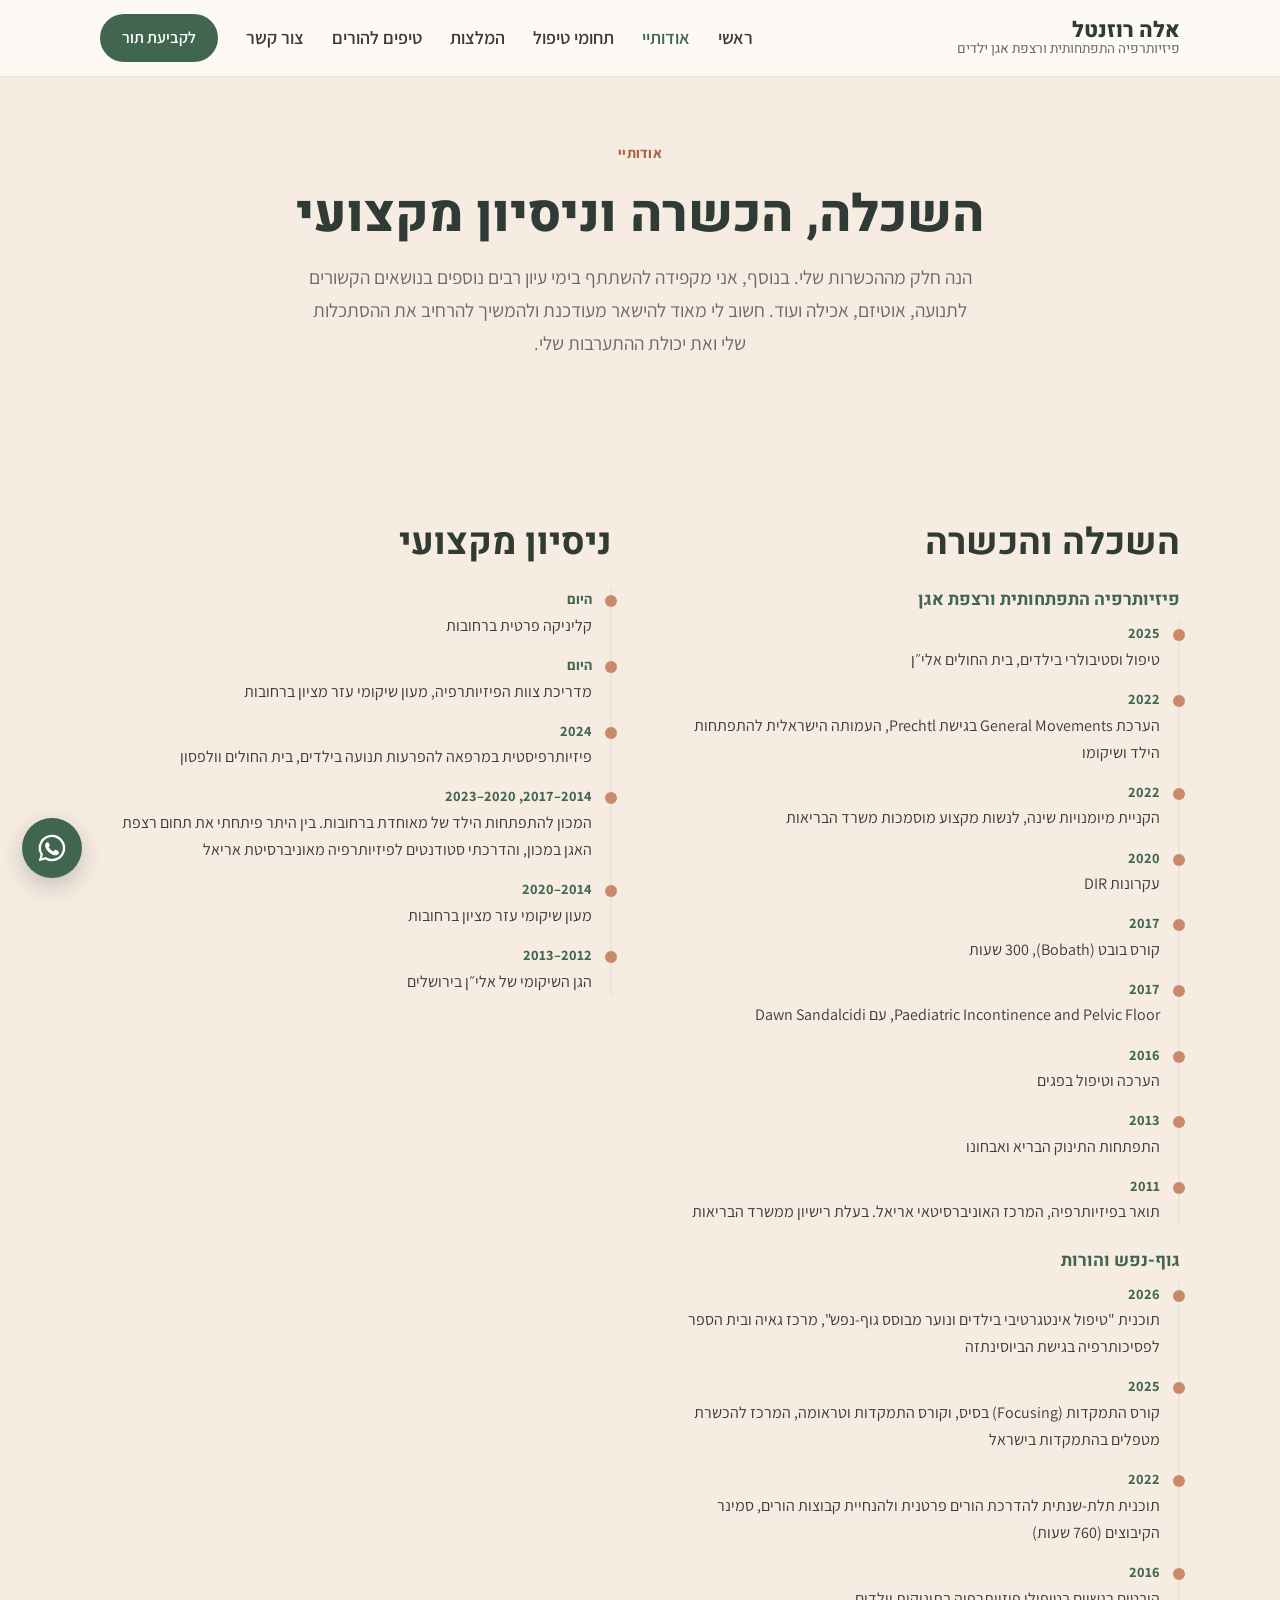
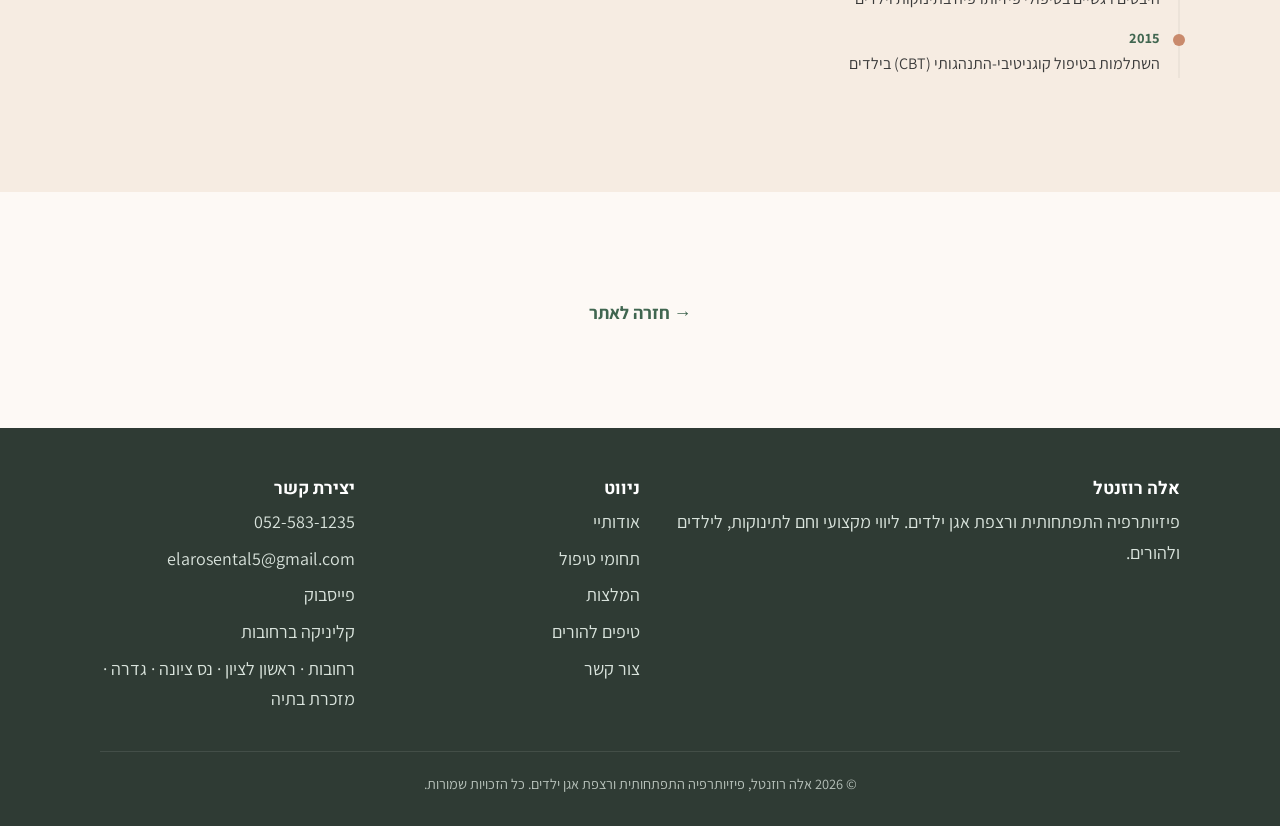
<file: education.html>
<!DOCTYPE html>
<html lang="he" dir="rtl">
<head>
  <meta charset="UTF-8">
  <meta name="viewport" content="width=device-width, initial-scale=1.0">
  <title>השכלה וניסיון מקצועי | אלה רוזנטל, פיזיותרפיה התפתחותית</title>
  <meta name="description" content="ההשכלה, ההכשרות והניסיון המקצועי של אלה רוזנטל, פיזיותרפיסטית התפתחותית ורצפת אגן ילדים.">
  <link rel="preconnect" href="https://fonts.googleapis.com">
  <link rel="preconnect" href="https://fonts.gstatic.com" crossorigin>
  <link href="https://fonts.googleapis.com/css2?family=Assistant:wght@400;600;700&family=Heebo:wght@700;800&display=swap" rel="stylesheet">
  <link rel="stylesheet" href="style.css?v=46">
</head>
<body>

  <header class="site-header">
    <div class="container nav">
      <a href="index.html" class="logo">אלה רוזנטל<small>פיזיותרפיה התפתחותית ורצפת אגן ילדים</small></a>
      <button class="menu-toggle" aria-label="תפריט" aria-expanded="false">☰</button>
      <ul class="nav-links">
        <li><a href="index.html">ראשי</a></li>
        <li><a href="index.html#about" class="active">אודותיי</a></li>
        <li><a href="index.html#treatments">תחומי טיפול</a></li>
        <li><a href="index.html#testimonials">המלצות</a></li>
        <li><a href="index.html#tips">טיפים להורים</a></li>
        <li><a href="index.html#contact">צור קשר</a></li>
        <li><a href="index.html#contact" class="btn btn-primary">לקביעת תור</a></li>
      </ul>
    </div>
  </header>

  <main>
    <section class="page-hero">
      <div class="container">
        <span class="eyebrow">אודותיי</span>
        <h1>השכלה, הכשרה וניסיון מקצועי</h1>
        <p class="lead">הנה חלק מההכשרות שלי. בנוסף, אני מקפידה להשתתף בימי עיון רבים נוספים בנושאים הקשורים לתנועה, אוטיזם, אכילה ועוד. חשוב לי מאוד להישאר מעודכנת ולהמשיך להרחיב את ההסתכלות שלי ואת יכולת ההתערבות שלי.</p>
      </div>
    </section>

    <section class="bg-sand">
      <div class="container split align-start">
        <div>
          <h2>השכלה והכשרה</h2>
          <h3 class="sub">פיזיותרפיה התפתחותית ורצפת אגן</h3>
          <ul class="timeline">
            <li><span>2025</span>טיפול וסטיבולרי בילדים, בית החולים אלי״ן</li>
            <li><span>2022</span>הערכת General Movements בגישת Prechtl, העמותה הישראלית להתפתחות הילד ושיקומו</li>
            <li><span>2022</span>הקניית מיומנויות שינה, לנשות מקצוע מוסמכות משרד הבריאות</li>
            <li><span>2020</span>עקרונות DIR</li>
            <li><span>2017</span>קורס בובט (Bobath), 300 שעות</li>
            <li><span>2017</span>Paediatric Incontinence and Pelvic Floor, עם Dawn Sandalcidi</li>
            <li><span>2016</span>הערכה וטיפול בפגים</li>
            <li><span>2013</span>התפתחות התינוק הבריא ואבחונו</li>
            <li><span>2011</span>תואר בפיזיותרפיה, המרכז האוניברסיטאי אריאל. בעלת רישיון ממשרד הבריאות</li>
          </ul>
          <h3 class="sub">גוף-נפש והורות</h3>
          <ul class="timeline">
            <li><span>2026</span>תוכנית "טיפול אינטגרטיבי בילדים ונוער מבוסס גוף-נפש", מרכז גאיה ובית הספר לפסיכותרפיה בגישת הביוסינתזה</li>
            <li><span>2025</span>קורס התמקדות (Focusing) בסיס, וקורס התמקדות וטראומה, המרכז להכשרת מטפלים בהתמקדות בישראל</li>
            <li><span>2022</span>תוכנית תלת-שנתית להדרכת הורים פרטנית ולהנחיית קבוצות הורים, סמינר הקיבוצים (760 שעות)</li>
            <li><span>2016</span>היבטים רגשיים בטיפולי פיזיותרפיה בתינוקות וילדים</li>
            <li><span>2015</span>השתלמות בטיפול קוגניטיבי-התנהגותי (CBT) בילדים</li>
          </ul>
        </div>
        <div>
          <h2>ניסיון מקצועי</h2>
          <ul class="timeline">
            <li><span>היום</span>קליניקה פרטית ברחובות</li>
            <li><span>היום</span>מדריכת צוות הפיזיותרפיה, מעון שיקומי עזר מציון ברחובות</li>
            <li><span>2024</span>פיזיותרפיסטית במרפאה להפרעות תנועה בילדים, בית החולים וולפסון</li>
            <li><span>2014–2017, 2020–2023</span>המכון להתפתחות הילד של מאוחדת ברחובות. בין היתר פיתחתי את תחום רצפת האגן במכון, והדרכתי סטודנטים לפיזיותרפיה מאוניברסיטת אריאל</li>
            <li><span>2014–2020</span>מעון שיקומי עזר מציון ברחובות</li>
            <li><span>2012–2013</span>הגן השיקומי של אלי״ן בירושלים</li>
          </ul>
        </div>
      </div>
    </section>

    <section>
      <div class="container center">
        <p><a href="index.html#about" class="all-quotes">→ חזרה לאתר</a></p>
      </div>
    </section>
  </main>

  <footer class="site-footer">
    <div class="container">
      <div class="footer-grid">
        <div>
          <h3>אלה רוזנטל</h3>
          <p>פיזיותרפיה התפתחותית ורצפת אגן ילדים. ליווי מקצועי וחם לתינוקות, לילדים ולהורים.</p>
        </div>
        <div>
          <h3>ניווט</h3>
          <ul>
            <li><a href="index.html#about">אודותיי</a></li>
            <li><a href="index.html#treatments">תחומי טיפול</a></li>
            <li><a href="index.html#testimonials">המלצות</a></li>
            <li><a href="index.html#tips">טיפים להורים</a></li>
            <li><a href="index.html#contact">צור קשר</a></li>
          </ul>
        </div>
        <div>
          <h3>יצירת קשר</h3>
          <ul>
            <li><a href="tel:+972525831235">052-583-1235</a></li>
            <li><a href="mailto:elarosental5@gmail.com">elarosental5@gmail.com</a></li>
            <li><a href="https://www.facebook.com/sportela0/" target="_blank" rel="noopener">פייסבוק</a></li>
            <li>קליניקה ברחובות</li>
            <li>רחובות · ראשון לציון · נס ציונה · גדרה · מזכרת בתיה</li>
          </ul>
        </div>
      </div>
      <div class="footer-bottom">© <span id="year"></span> אלה רוזנטל, פיזיותרפיה התפתחותית ורצפת אגן ילדים. כל הזכויות שמורות.</div>
    </div>
  </footer>

  <a href="https://wa.me/972525831235" class="whatsapp-float" target="_blank" rel="noopener" aria-label="שליחת הודעה בוואטסאפ">
    <svg viewBox="0 0 24 24"><path d="M12 2a10 10 0 0 0-8.6 15.1L2 22l5-1.3A10 10 0 1 0 12 2zm0 18.2c-1.5 0-3-.4-4.3-1.2l-.3-.2-3 .8.8-2.9-.2-.3A8.2 8.2 0 1 1 12 20.2zm4.5-6.1c-.2-.1-1.5-.7-1.7-.8-.2-.1-.4-.1-.6.1l-.8 1c-.1.2-.3.2-.5.1a6.7 6.7 0 0 1-3.3-2.9c-.2-.4.2-.4.7-1.3.1-.2 0-.3 0-.4l-.8-1.8c-.2-.5-.4-.4-.6-.4h-.5a1 1 0 0 0-.7.3 3 3 0 0 0-.9 2.2c0 1.3.9 2.5 1 2.7.1.2 1.8 2.8 4.4 3.9 1.7.7 2.3.8 3.1.6.5-.1 1.5-.6 1.7-1.2.2-.6.2-1.1.2-1.2-.1-.1-.3-.2-.5-.3z"/></svg>
  </a>

  <script src="script.js?v=6"></script>
</body>
</html>
</file>
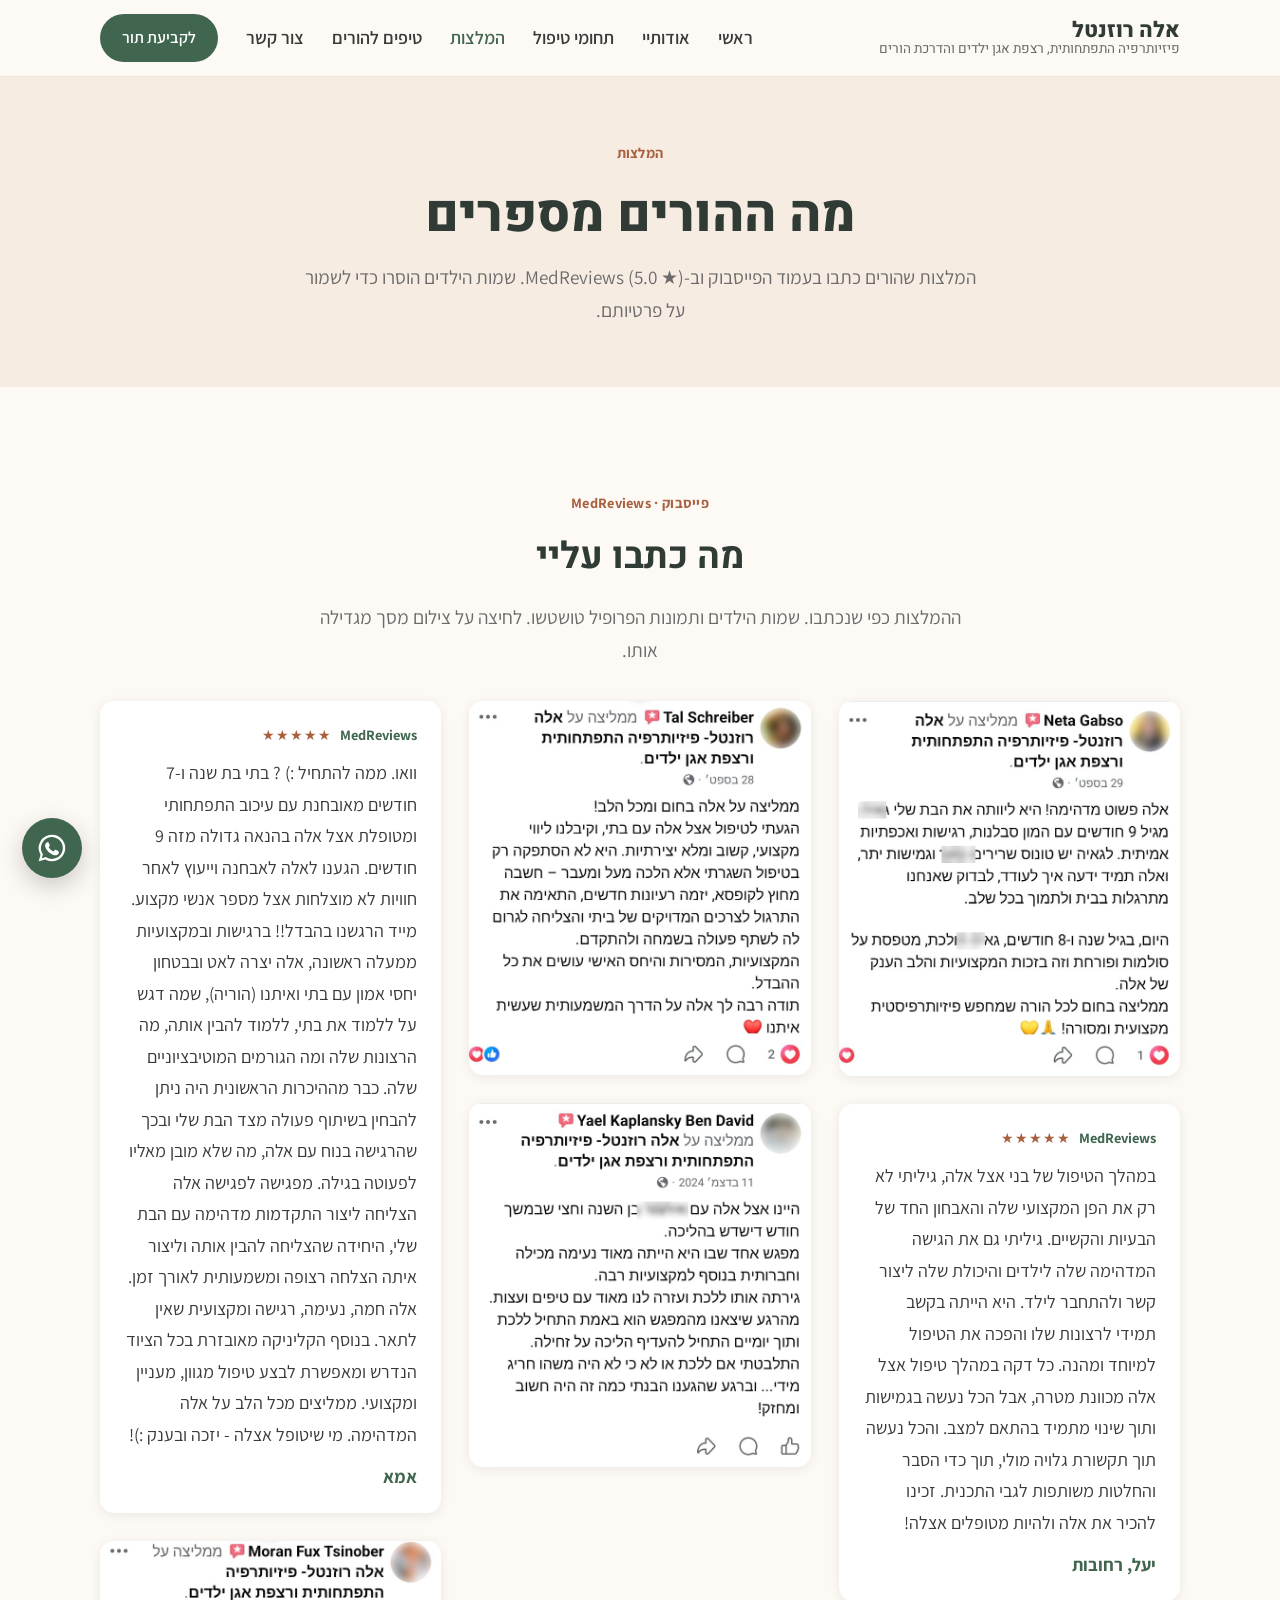
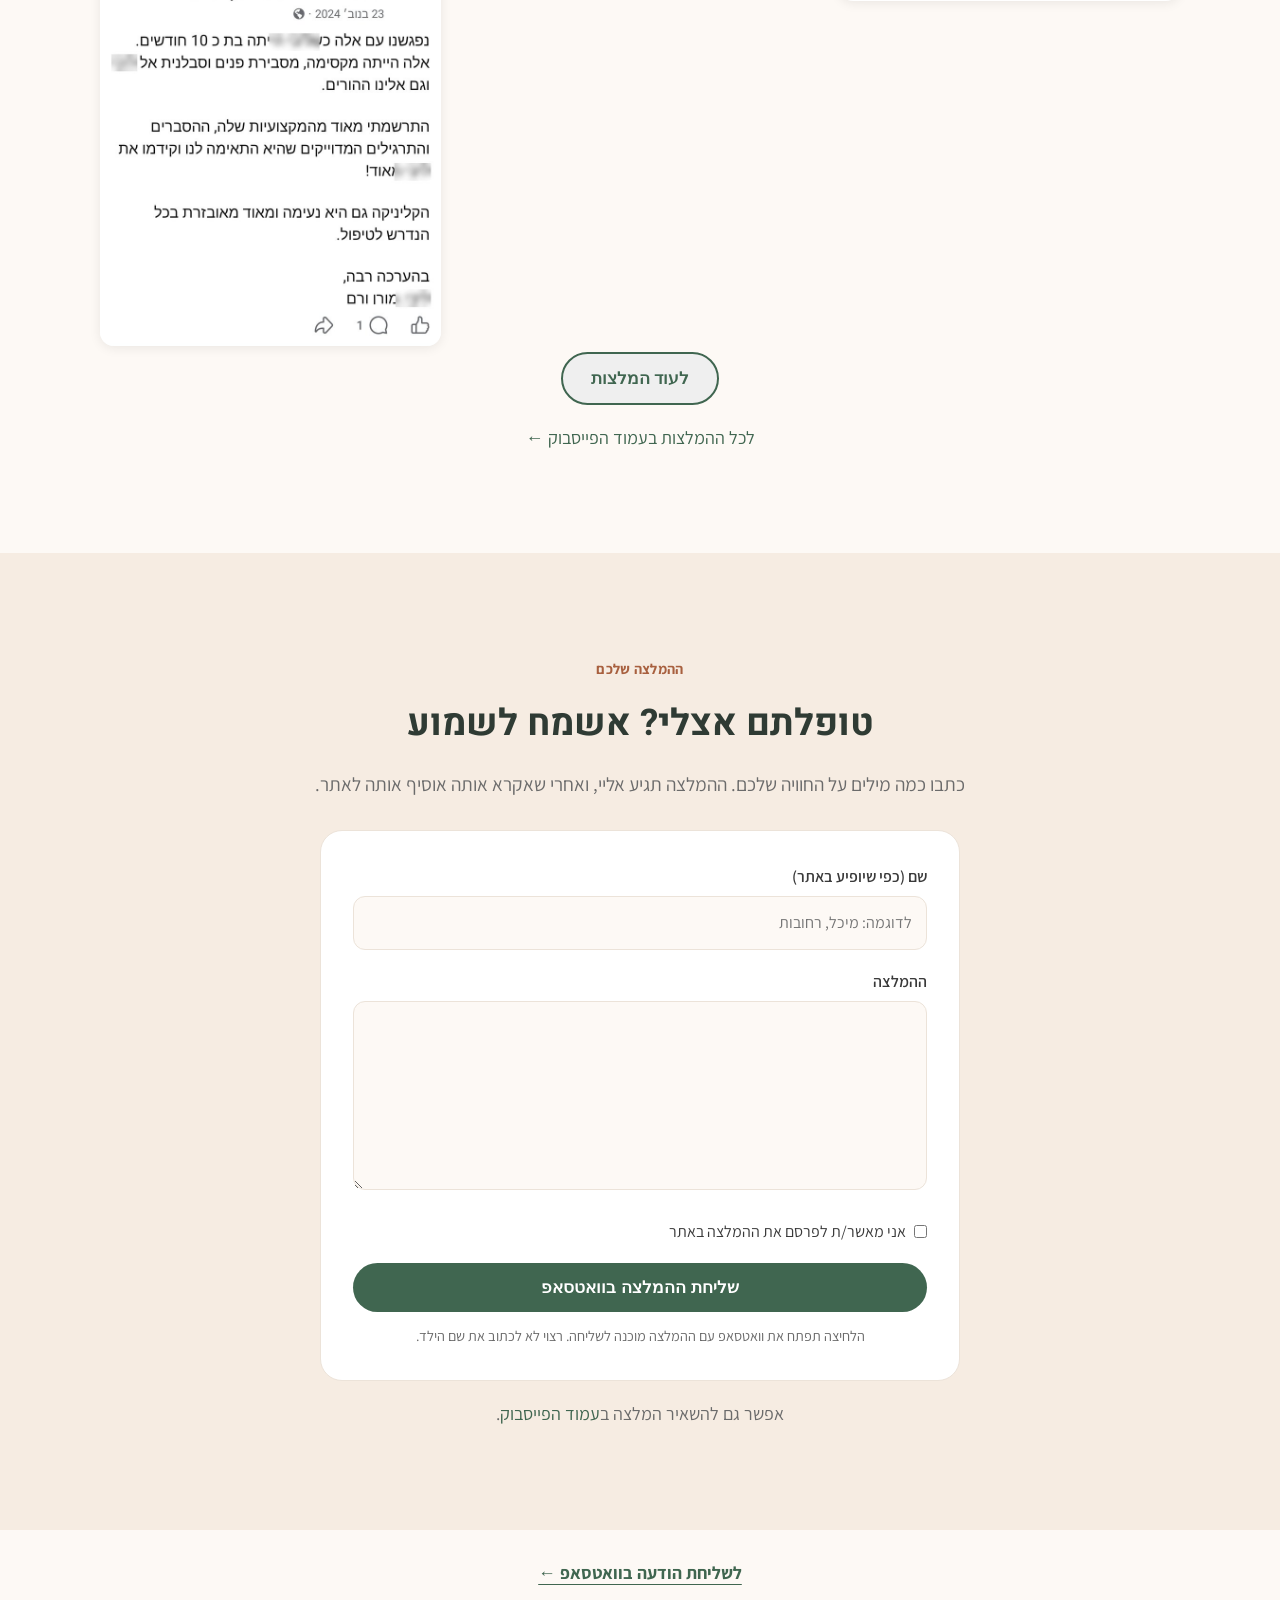
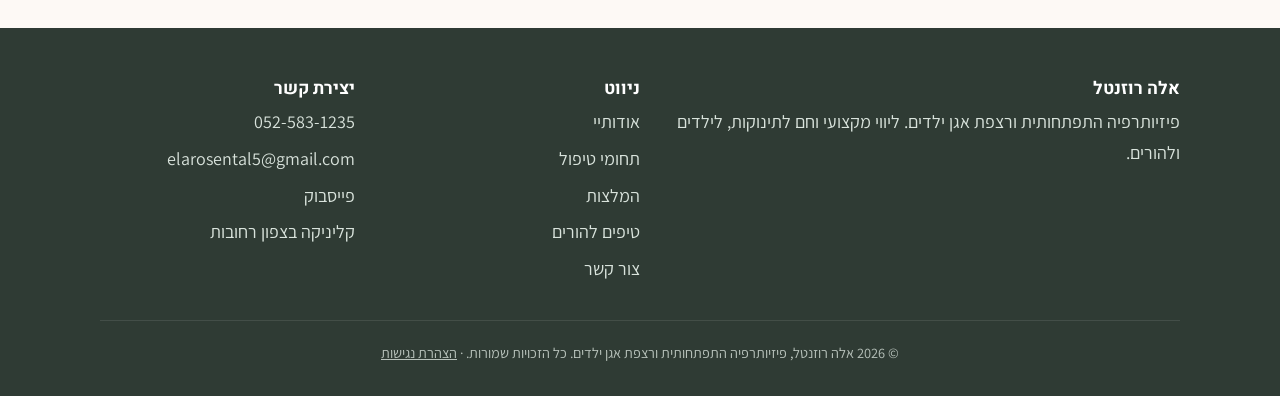
<file: testimonials.html>
<!DOCTYPE html>
<html lang="he" dir="rtl">
<head>
  <meta charset="UTF-8">
  <meta name="viewport" content="width=device-width, initial-scale=1.0">
  <meta name="color-scheme" content="only light">
  <meta name="theme-color" content="#f6ece2">
  <title>המלצות | אלה רוזנטל, פיזיותרפיה התפתחותית</title>
  <meta name="description" content="מה הורים מספרים על הטיפול אצל אלה רוזנטל, פיזיותרפיסטית התפתחותית ורצפת אגן ילדים.">
  <link rel="preconnect" href="https://fonts.googleapis.com">
  <link rel="preconnect" href="https://fonts.gstatic.com" crossorigin>
  <link href="https://fonts.googleapis.com/css2?family=Assistant:wght@400;600;700&family=Heebo:wght@700;800&display=swap" rel="stylesheet">
  <link rel="stylesheet" href="style.css?v=85">
</head>
<body>
  <a class="skip-link" href="#main">דלג לתוכן המרכזי</a>

  <header class="site-header">
    <div class="container nav">
      <a href="index.html" class="logo">אלה רוזנטל<small>פיזיותרפיה התפתחותית, רצפת אגן ילדים והדרכת הורים</small></a>
      <button class="menu-toggle" aria-label="תפריט" aria-expanded="false">☰</button>
      <ul class="nav-links">
        <li><a href="index.html">ראשי</a></li>
        <li><a href="about.html">אודותיי</a></li>
        <li><a href="treatments.html">תחומי טיפול</a></li>
        <li><a href="testimonials.html" class="active">המלצות</a></li>
        <li><a href="tips.html">טיפים להורים</a></li>
        <li><a href="contact.html">צור קשר</a></li>
        <li><a href="contact.html" class="btn btn-primary">לקביעת תור</a></li>
      </ul>
    </div>
  </header>

  <main id="main">
    <section class="page-hero">
      <div class="container">
        <span class="eyebrow">המלצות</span>
        <h1>מה ההורים מספרים</h1>
        <p class="lead">המלצות שהורים כתבו בעמוד הפייסבוק וב-MedReviews (5.0 ★). שמות הילדים הוסרו כדי לשמור על פרטיותם.</p>
      </div>
    </section>

    <section class="fb-section fb-first">
      <div class="container">
        <div class="center">
          <span class="eyebrow">פייסבוק · MedReviews</span>
          <h2>מה כתבו עליי</h2>
          <p class="lead">ההמלצות כפי שנכתבו. שמות הילדים ותמונות הפרופיל טושטשו. לחיצה על צילום מסך מגדילה אותו.</p>
        </div>
        <div class="fb-shots" id="fbShots">
          <a href="images/fb/neta.jpg" class="cert-link fb-shot" data-caption="המלצה מעמוד הפייסבוק"><img src="images/fb/neta.jpg" alt="המלצה מפייסבוק מאת נטע: אלה פשוט מדהימה! היא ליוותה את הבת שלי מגיל 9 חודשים עם המון סבלנות, רגישות ואכפתיות אמיתית. לבת שלי יש טונוס שרירים נמוך וגמישות יתר, ואלה תמיד ידעה איך לעודד, לבדוק שאנחנו מתרגלות בבית ולתמוך בכל שלב. היום, בגיל שנה ו־8 חודשים, היא הולכת, מטפסת על סולמות ופורחת, וזה בזכות המקצועיות והלב הענק של אלה." loading="lazy"></a>
          <div class="fb-shot text-card"><div class="tc-head"><span class="tc-src">MedReviews</span> <span class="tc-stars" aria-label="5 כוכבים">★★★★★</span></div><p>במהלך הטיפול של בני אצל אלה, גיליתי לא רק את הפן המקצועי שלה והאבחון החד של הבעיות והקשיים. גיליתי גם את הגישה המדהימה שלה לילדים והיכולת שלה ליצור קשר ולהתחבר לילד. היא הייתה בקשב תמידי לרצונות שלו והפכה את הטיפול למיוחד ומהנה. כל דקה במהלך טיפול אצל אלה מכוונת מטרה, אבל הכל נעשה בגמישות ותוך שינוי מתמיד בהתאם למצב. והכל נעשה תוך תקשורת גלויה מולי, תוך כדי הסבר והחלטות משותפות לגבי התכנית. זכינו להכיר את אלה ולהיות מטופלים אצלה!</p><cite>יעל, רחובות</cite></div>
          <a href="images/fb/tal.jpg" class="cert-link fb-shot" data-caption="המלצה מעמוד הפייסבוק"><img src="images/fb/tal.jpg" alt="המלצה מפייסבוק מאת טל: הגעתי לטיפול אצל אלה עם בתי, וקיבלנו ליווי מקצועי, קשוב ומלא יצירתיות. היא לא הסתפקה רק בטיפול השגרתי אלא הלכה מעל ומעבר: חשבה מחוץ לקופסא, יזמה רעיונות חדשים, התאימה את התרגול לצרכים המדויקים של בתי והצליחה לגרום לה לשתף פעולה בשמחה ולהתקדם." loading="lazy"></a>
          <a href="images/fb/yael.jpg" class="cert-link fb-shot" data-caption="המלצה מעמוד הפייסבוק"><img src="images/fb/yael.jpg" alt="המלצה מפייסבוק מאת יעל: היינו אצל אלה עם בן שנה וחצי שבמשך חודש דישדש בהליכה. מפגש אחד שבו היא הייתה נעימה, מכילה וחברותית, בנוסף למקצועיות רבה. מהרגע שיצאנו מהמפגש הוא באמת התחיל ללכת, ותוך יומיים התחיל להעדיף הליכה על זחילה. התלבטתי אם ללכת… וברגע שהגענו הבנתי כמה זה היה חשוב ומחזק!" loading="lazy"></a>
          <div class="fb-shot text-card"><div class="tc-head"><span class="tc-src">MedReviews</span> <span class="tc-stars" aria-label="5 כוכבים">★★★★★</span></div><p>וואו. ממה להתחיל :) ? בתי בת שנה ו-7 חודשים מאובחנת עם עיכוב התפתחותי ומטופלת אצל אלה בהנאה גדולה מזה 9 חודשים. הגענו לאלה לאבחנה וייעוץ לאחר חוויות לא מוצלחות אצל מספר אנשי מקצוע. מייד הרגשנו בהבדל!! ברגישות ובמקצועיות ממעלה ראשונה, אלה יצרה לאט ובבטחון יחסי אמון עם בתי ואיתנו (הוריה), שמה דגש על ללמוד את בתי, ללמוד להבין אותה, מה הרצונות שלה ומה הגורמים המוטיבציוניים שלה. כבר מההיכרות הראשונית היה ניתן להבחין בשיתוף פעולה מצד הבת שלי ובכך שהרגישה בנוח עם אלה, מה שלא מובן מאליו לפעוטה בגילה. מפגישה לפגישה אלה הצליחה ליצור התקדמות מדהימה עם הבת שלי, היחידה שהצליחה להבין אותה וליצור איתה הצלחה רצופה ומשמעותית לאורך זמן. אלה חמה, נעימה, רגישה ומקצועית שאין לתאר. בנוסף הקליניקה מאובזרת בכל הציוד הנדרש ומאפשרת לבצע טיפול מגוון, מעניין ומקצועי. ממליצים מכל הלב על אלה המדהימה. מי שיטופל אצלה - יזכה ובענק :)!</p><cite>אמא</cite></div>
          <a href="images/fb/moran.jpg" class="cert-link fb-shot" data-caption="המלצה מעמוד הפייסבוק"><img src="images/fb/moran.jpg" alt="המלצה מפייסבוק מאת מורן ורם: נפגשנו עם אלה כשהבת שלנו הייתה בת 10 חודשים. אלה הייתה מקסימה, מסבירת פנים וסבלנית גם אליה וגם אלינו ההורים. התרשמתי מאוד מהמקצועיות שלה, ההסברים והתרגילים המדויקים שהיא התאימה לנו קידמו אותה מאוד! הקליניקה גם היא נעימה ומאובזרת בכל הנדרש לטיפול." loading="lazy"></a>
          <a href="images/fb/tair.jpg" class="cert-link fb-shot is-hidden" data-caption="המלצה מעמוד הפייסבוק"><img src="images/fb/tair.jpg" alt="המלצה מפייסבוק מאת תאיר: הגענו עם תינוקת פיצקית בת חודש והמון חששות בלב, וכבר במפגש הראשון קיבלנו תמיכה ועידוד ויצאנו עם המון כלים הביתה. אלה ליוותה אותנו במשך חודשים ותמיד עם חיוך, המון אהבה לקטנה לצד מקצועיות חסרת פשרות." loading="lazy"></a>
          <div class="fb-shot text-card is-hidden"><div class="tc-head"><span class="tc-src">MedReviews</span> <span class="tc-stars" aria-label="5 כוכבים">★★★★★</span></div><p>אלה רוזנטל מקצועית ומהממת.. עזרה לי רבות עם הקטן שלי.. גישה מדהימה לילדים, מלאת הקשבה, יצירתיות ואכפתיות.. אנחנו מגיעים לא מעט על פני תקופה ארוכה והמתוק מתקדם יפה, וגם אני נרגעת ושמחה :)</p><cite>סתיו, נס ציונה</cite></div>
          <a href="images/fb/adi.jpg" class="cert-link fb-shot is-hidden" data-caption="המלצה מעמוד הפייסבוק"><img src="images/fb/adi.jpg" alt="המלצה מפייסבוק מאת עדי: הגעתי עם תינוק בן שלושה חודשים וחצי שלא שכב על הבטן יותר משתי דקות. אלה הסבירה בשיא הסבלנות, הצחיקה אותו לאורך כל הטיפול ונתנה לנו הנחיות לפעילות בבית. תוך כמה ימים הוא כבר שכב על הבטן במזרן פעילות במשך 20–30 דקות, החזיק דברים בידיים ושיחק בהנאה." loading="lazy"></a>
          <a href="images/fb/nilli.jpg" class="cert-link fb-shot is-hidden" data-caption="המלצה מעמוד הפייסבוק"><img src="images/fb/nilli.jpg" alt="המלצה מפייסבוק מאת נילי: הגעתי אליה עם בן 7 חודשים. נוסף על הטיפול הפיזיותרפי שעשה פלאים וקידם את הבן שלי מאוד, היא גם נתנה לנו טיפים שווים זהב. בנוסף להיותה קשובה לילדים ולהתאים את הטיפול למצב הרוח של הילד באותו יום, היא גם הייתה קשובה להורים, למצוקה שלנו ולהתמודדות עם אי הידיעה." loading="lazy"></a>
          <div class="fb-shot text-card is-hidden"><div class="tc-head"><span class="tc-src">MedReviews</span> <span class="tc-stars" aria-label="5 כוכבים">★★★★★</span></div><p>ממליצים בחום על אלה רוזנטל, הגענו לאלה כשהיינו צריכים ליווי מקצועי, וקיבלנו מעטפת שלמה. אשת מקצוע מיומנת מאוד, יסודית וקשובה. הגישה שלה לילדים פשוט קסומה – היא מצליחה להפוך כל תרגיל לחוויה חיובית ומעצימה. אלה רגישה, נעימה ומשרה ביטחון רב גם על הילדים וגם עלינו כהורים. מעבר לידע המקצועי הרחב שלה, מה שבאמת מייחד אותה זו הרגישות יוצאת הדופן והיכולת לקרוא את הבן שלנו בכל רגע נתון. היא יודעת מתי לדחוף ומתי להכיל, ותמיד בחיוך ובמאור פנים. פיזיותרפיסטית מדהימה, אלה מומלצת בחום! 🙏</p><cite>הורים</cite></div>
          <a href="images/fb/maya.jpg" class="cert-link fb-shot is-hidden" data-caption="המלצה מעמוד הפייסבוק"><img src="images/fb/maya.jpg" alt="המלצה מפייסבוק מאת מאיה: הגעתי לאלה בעקבות עיכוב בזחילה של בני. אלה עזרה לנו מאוד! ההבנה של אלה היא לא רק של הפן המוטורי, אלא התפתחותית ורחבה. במפגשים היא נתנה לנו כלים לעבודה שעזרו מאוד, והכל באווירה נעימה ומשחקית." loading="lazy"></a>
          <a href="images/fb/lior.jpg" class="cert-link fb-shot is-hidden" data-caption="המלצה מעמוד הפייסבוק"><img src="images/fb/lior.jpg" alt="המלצה מפייסבוק מאת ליאור: הגענו לאלה כשהבן שלי היה בן 7 חודשים בעקבות טונוס מוגבר. כבר מהמפגש הראשון הבנתי שהגעתי למקום הנכון. הגישה של אלה כל כך רכה, נעימה, קשובה וזורמת עם הילד. הוא לא מתחבר לזרים, אבל אלה פשוט ריככה אותו, והייתי בהלם איך הוא משתף פעולה ומשחק איתה בהנאה! השיפור ניכר כבר מהמפגש הראשון." loading="lazy"></a>
          <a href="images/fb/shiri.jpg" class="cert-link fb-shot is-hidden" data-caption="המלצה מעמוד הפייסבוק"><img src="images/fb/shiri.jpg" alt="המלצה מפייסבוק מאת שירי: הזמנו את אלה להדרכה פרטנית לתינוקות בבית, רק שתינו והילדים. אלה רגישה ומקצועית, עדינה כל כך לתינוקות וסבלנית לאמא עם המון שאלות וחששות. התינוקות מקבלים המון תשומת לב, יש זמן לכל אחד, וגם לאמא." loading="lazy"></a>
          <div class="fb-shot text-card is-hidden"><div class="tc-head"><span class="tc-src">פייסבוק</span></div><p>הגעתי עם הבת שלי בגיל 5 חודשים עם גמישות יתר, טונוס נמוך וטורטיקוליס. מיידית שתינו התאהבנו באלה: מקצועית, אמפטית ומדהימה עם ילדים. כל פעם שהגענו למפגש ידענו שאנחנו בידיים טובות, והתוצאות מדברות בעד עצמן.</p><cite>אמא</cite></div>
          <a href="images/fb/bigdaughter.jpg" class="cert-link fb-shot is-hidden" data-caption="המלצה מעמוד הפייסבוק"><img src="images/fb/bigdaughter.jpg" alt="המלצה מפייסבוק מאת אמא: הגענו לאלה עם הבת הגדולה שלי, ולאחר חצי מפגש היא התחילה לעמוד ללא תמיכה וללכת מספר צעדים לבד. ממש קוסמת. ולפני זמן קצר, ללא שום ספק, החלטנו לחזור עם הילדה הקטנה שלנו לבעיה אחרת, ואלה, עם המקצועיות, היושרה והרגישות שלה, אבחנה את הבעיה וידעה לתת מענה מדויק." loading="lazy"></a>
          <a href="images/fb/daphna.jpg" class="cert-link fb-shot is-hidden" data-caption="המלצה מעמוד הפייסבוק"><img src="images/fb/daphna.jpg" alt="המלצה מפייסבוק מאת דפנה: התייעצתי עם אלה כאשר התינוק שלי היה בן כמה חודשים עם העדפת צד, והיא נתנה לי תרגילים והדרכה שמאוד הרגיעה אותי. מאז המשכתי לשאול אותה שאלות מדי פעם ותמיד קיבלתי מענה מועיל ומדויק!" loading="lazy"></a>
          <a href="images/fb/anat.jpg" class="cert-link fb-shot is-hidden" data-caption="המלצה מעמוד הפייסבוק"><img src="images/fb/anat.jpg" alt="המלצה מפייסבוק מאת ענת: אלה המקסימה טיפלה בבנו במקצועיות, רגישות, אדיבות ונועם. היא הייתה זמינה וקשובה, והתעניינה באופן שוטף במצב ובהתקדמות לאורך כל הדרך וגם לאחר סיום המפגשים." loading="lazy"></a>
          <a href="images/fb/hofit.jpg" class="cert-link fb-shot is-hidden" data-caption="המלצה מעמוד הפייסבוק"><img src="images/fb/hofit.jpg" alt="המלצה מפייסבוק מאת חופית: אשת מקצוע קשובה, רגישה, עם לב גדול והמון אכפתיות, מעוררת אמון מול הילד ומול ההורה, וכל זה לצד ידע, יצירתיות וגישה נפלאה לילדים." loading="lazy"></a>
          <a href="images/fb/hila.jpg" class="cert-link fb-shot is-hidden" data-caption="המלצה מעמוד הפייסבוק"><img src="images/fb/hila.jpg" alt="המלצה מפייסבוק מאת הילה: אלה מדברת עם הילד בגובה העיניים, יודעת איך לדרבן גם כשקשה ולקדם לתוצאות. עברנו איתה דרך ארוכה של מעל לשנתיים, ומעבר לטיפולים מצוינים קיבלנו ידע וכלים מעשיים לעבודה בבית." loading="lazy"></a>
          <div class="fb-shot text-card is-hidden"><div class="tc-head"><span class="tc-src">פייסבוק</span></div><p>המפגש אצל אלה זה באמת מעגל תמיכה קטן ונפלא. הקבוצה הקטנה בקליניקה המהממת נותנת מענה מקצועי לתינוק ורגשי לאמאות. אלה נותנת במה לכולן, אין שיפוטיות, והיא מאוד קשובה לצרכי התינוקות.</p><cite>משתתפת בקבוצת ליווי התפתחותי</cite></div>
          <a href="images/fb/dedi.jpg" class="cert-link fb-shot is-hidden" data-caption="המלצה מעמוד הפייסבוק"><img src="images/fb/dedi.jpg" alt="המלצה מפייסבוק מאת דדי: אלה הגיעה אלינו לטיפול בבננו בן העשרה חודשים. מעבר לכך שהיא הייתה מקסימה ונעימה, היא גם הייתה מקצועית ביותר! מהרגע הראשון היא רכשה את אמונו והוא הרגיש איתה בנוח. גם אני וגם אשתי מרגישים שיצאנו עם כלים מעשיים." loading="lazy"></a>
          <a href="images/fb/yulia.jpg" class="cert-link fb-shot is-hidden" data-caption="המלצה מעמוד הפייסבוק"><img src="images/fb/yulia.jpg" alt="המלצה מפייסבוק מאת יוליה: הילד שלי מטופל אצל אלה קרוב לשנה ואני כל פעם מחדש נדהמת מהמקצועיות, הטכניקות, הדאגה, היחס האישי החם, ומהמעורבות והתקשורת עם הגן, הרופאים והמטפלים שקשורים אליו." loading="lazy"></a>
          <a href="images/fb/efrat.jpg" class="cert-link fb-shot is-hidden" data-caption="המלצה מעמוד הפייסבוק"><img src="images/fb/efrat.jpg" alt="המלצה מפייסבוק מאת אפרת: מהרגע הראשון נוצר קשר חם עם הבן שלי, עוד כשהיה בן 4 חודשים. אלה אבחנה, ליוותה ועזרה צעד אחרי צעד בהתקדמות שלו, במסירות רבה, אכפתיות וסופר מקצועיות. היא מאוד משקיעה במתן מידע וכלים להורים, דבר שמאוד עזר לי לעזור לו מעבר למפגשים." loading="lazy"></a>
          <a href="images/fb/maayan.jpg" class="cert-link fb-shot is-hidden" data-caption="המלצה מעמוד הפייסבוק"><img src="images/fb/maayan.jpg" alt="המלצה מפייסבוק מאת מעיין: הגעתי אל אלה עם התאומות שלי, וכבר מההתחלה חל שינוי, תוך כדי תשומת לב לפרטים הקטנים ובמקצועיות מדהימה, בקשב רב ועדינות. קיבלנו המון כלים להמשך הדרך." loading="lazy"></a>
          <a href="images/fb/etti.jpg" class="cert-link fb-shot is-hidden" data-caption="המלצה מעמוד הפייסבוק"><img src="images/fb/etti.jpg" alt="המלצה מפייסבוק מאת אתי: אלה הינה פיזיותרפיסטית מקצועית ביותר, עם יכולת מופלאה לגשת לתינוקות ולהוציא מהם את המיטב גם בימים שיש פחות מצב רוח. היא בעלת ידע מקיף על גישות התפתחותיות, אבל יחד עם זאת איננה מקובעת: היא יודעת לזרום ולהתאים כל דבר לילד עצמו." loading="lazy"></a>
        </div>
        <div class="center"><button type="button" class="btn btn-outline fb-more" id="fbMore">לעוד המלצות</button></div>
        <p class="center other-reviews"><a href="https://www.facebook.com/sportela0/reviews" target="_blank" rel="noopener">לכל ההמלצות בעמוד הפייסבוק ←</a></p>
      </div>
    </section>


    <!-- טופס כתיבת המלצה: נשלח לוואטסאפ של אלה, והיא מוסיפה לאתר אחרי אישור -->
    <section class="bg-sand" id="add-review">
      <div class="container">
        <div class="center">
          <span class="eyebrow">ההמלצה שלכם</span>
          <h2>טופלתם אצלי? אשמח לשמוע</h2>
          <p class="lead">כתבו כמה מילים על החוויה שלכם. ההמלצה תגיע אליי, ואחרי שאקרא אותה אוסיף אותה לאתר.</p>
        </div>
        <form class="contact-form review-form" id="reviewForm">
          <label for="r-name">שם (כפי שיופיע באתר)</label>
          <input type="text" id="r-name" placeholder="לדוגמה: מיכל, רחובות" required>

          <label for="r-text">ההמלצה</label>
          <textarea id="r-text" rows="6" required></textarea>

          <label class="check"><input type="checkbox" id="r-ok" required> אני מאשר/ת לפרסם את ההמלצה באתר</label>

          <button type="submit" class="btn btn-primary">שליחת ההמלצה בוואטסאפ</button>
          <p class="form-note">הלחיצה תפתח את וואטסאפ עם ההמלצה מוכנה לשליחה. רצוי לא לכתוב את שם הילד.</p>
        </form>
        <p class="center other-reviews">אפשר גם להשאיר המלצה ב<a href="https://www.facebook.com/sportela0/reviews" target="_blank" rel="noopener">עמוד הפייסבוק</a>.</p>
      </div>
    </section>

    <section class="msg-link-band">
      <div class="container center">
        <a href="https://wa.me/972525831235" class="msg-link" target="_blank" rel="noopener">לשליחת הודעה בוואטסאפ ←</a>
      </div>
    </section>
  </main>

  <footer class="site-footer">
    <div class="container">
      <div class="footer-grid">
        <div>
          <h3>אלה רוזנטל</h3>
          <p>פיזיותרפיה התפתחותית ורצפת אגן ילדים. ליווי מקצועי וחם לתינוקות, לילדים ולהורים.</p>
        </div>
        <div>
          <h3>ניווט</h3>
          <ul>
            <li><a href="about.html">אודותיי</a></li>
            <li><a href="treatments.html">תחומי טיפול</a></li>
            <li><a href="testimonials.html">המלצות</a></li>
            <li><a href="tips.html">טיפים להורים</a></li>
            <li><a href="contact.html">צור קשר</a></li>
          </ul>
        </div>
        <div>
          <h3>יצירת קשר</h3>
          <ul>
            <li><a href="tel:+972525831235">052-583-1235</a></li>
            <li><a href="mailto:elarosental5@gmail.com">elarosental5@gmail.com</a></li>
            <li><a href="https://www.facebook.com/sportela0/" target="_blank" rel="noopener">פייסבוק</a></li>
            <li>קליניקה בצפון רחובות</li>
          </ul>
        </div>
      </div>
      <div class="footer-bottom">© <span id="year"></span> אלה רוזנטל, פיזיותרפיה התפתחותית ורצפת אגן ילדים. כל הזכויות שמורות. · <a href="accessibility.html">הצהרת נגישות</a></div>
    </div>
  </footer>

  <a href="https://wa.me/972525831235" class="whatsapp-float" target="_blank" rel="noopener" aria-label="שליחת הודעה בוואטסאפ">
    <svg viewBox="0 0 24 24"><path d="M12 2a10 10 0 0 0-8.6 15.1L2 22l5-1.3A10 10 0 1 0 12 2zm0 18.2c-1.5 0-3-.4-4.3-1.2l-.3-.2-3 .8.8-2.9-.2-.3A8.2 8.2 0 1 1 12 20.2zm4.5-6.1c-.2-.1-1.5-.7-1.7-.8-.2-.1-.4-.1-.6.1l-.8 1c-.1.2-.3.2-.5.1a6.7 6.7 0 0 1-3.3-2.9c-.2-.4.2-.4.7-1.3.1-.2 0-.3 0-.4l-.8-1.8c-.2-.5-.4-.4-.6-.4h-.5a1 1 0 0 0-.7.3 3 3 0 0 0-.9 2.2c0 1.3.9 2.5 1 2.7.1.2 1.8 2.8 4.4 3.9 1.7.7 2.3.8 3.1.6.5-.1 1.5-.6 1.7-1.2.2-.6.2-1.1.2-1.2-.1-.1-.3-.2-.5-.3z"/></svg>
  </a>

  <script src="script.js?v=6"></script>
  <script>
    // בטלפון: לחיצה על המלצה כתובה פותחת אותה בחלון באמצע המסך
    (function () {
      var pop = document.createElement("div"); pop.className = "quote-pop";
      pop.innerHTML = '<div class="quote-pop-box" role="dialog" aria-modal="true"><button type="button" class="quote-pop-close" aria-label="סגירה">×</button><div class="quote-pop-body"></div></div>';
      document.body.appendChild(pop);
      function close() { pop.classList.remove("show"); }
      pop.addEventListener("click", function (e) { if (e.target === pop || e.target.closest(".quote-pop-close")) close(); });
      document.addEventListener("keydown", function (e) { if (e.key === "Escape") close(); });
      document.querySelectorAll(".text-card").forEach(function (c) {
        c.addEventListener("click", function () {
          if (window.innerWidth > 600) return;
          var body = pop.querySelector(".quote-pop-body"); body.innerHTML = "";
          body.appendChild(c.querySelector("p").cloneNode(true));
          body.appendChild(c.querySelector("cite").cloneNode(true));
          pop.classList.add("show");
        });
      });
    })();
  </script>
  <script>
    (function () {
      var btn = document.getElementById("fbMore");
      if (!btn) return;
      btn.addEventListener("click", function () {
        var hidden = document.querySelectorAll("#fbShots .fb-shot.is-hidden");
        for (var k = 0; k < 6 && k < hidden.length; k++) hidden[k].classList.remove("is-hidden");
        if (hidden.length <= 6) btn.style.display = "none";
      });
    })();
  </script>
  <script>
    document.getElementById("reviewForm").addEventListener("submit", function (e) {
      e.preventDefault();
      var text = "המלצה חדשה לאתר ⭐\nשם: " + document.getElementById("r-name").value +
        "\n\n" + document.getElementById("r-text").value +
        "\n\n(מאשר/ת פרסום באתר)";
      window.open("https://wa.me/972525831235?text=" + encodeURIComponent(text), "_blank");
    });
  </script>
</body>
</html>
</file>
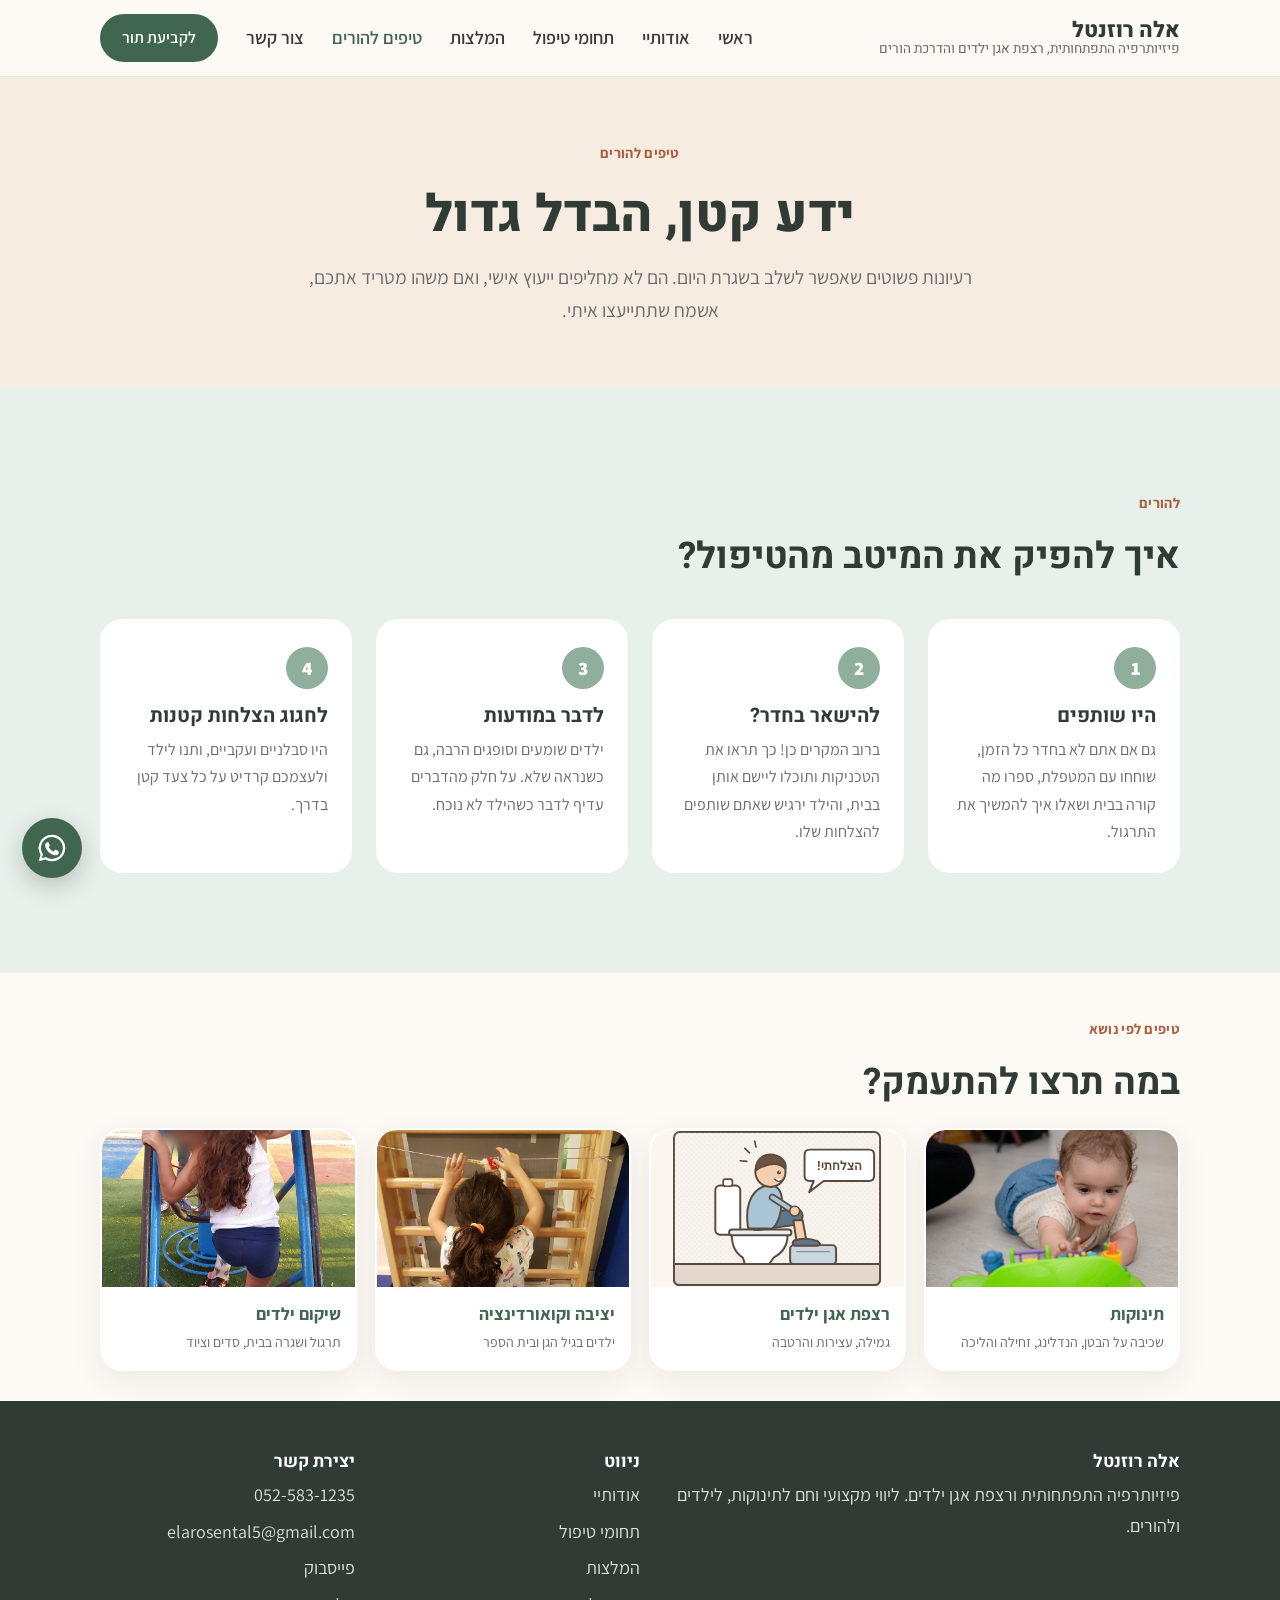
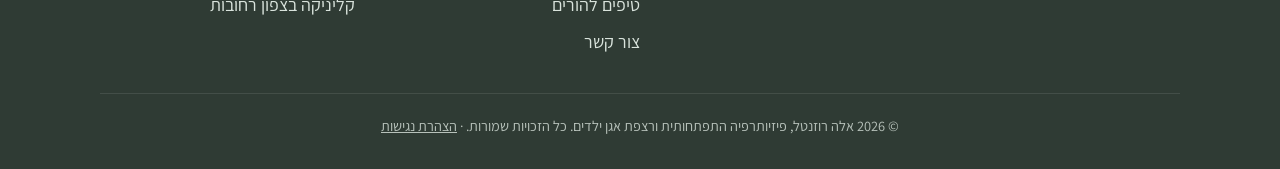
<file: tips.html>
<!DOCTYPE html>
<html lang="he" dir="rtl">
<head>
  <meta charset="UTF-8">
  <meta name="viewport" content="width=device-width, initial-scale=1.0">
  <meta name="color-scheme" content="only light">
  <meta name="theme-color" content="#f6ece2">
  <title>טיפים להורים | אלה רוזנטל, פיזיותרפיה התפתחותית</title>
  <meta name="description" content="טיפים מעשיים להורים: שכיבה על הבטן, הנדלינג, זחילה, צעדים ראשונים, הכנה לגמילה מחיתולים ואיך להפיק את המיטב מהטיפול.">
  <link rel="preconnect" href="https://fonts.googleapis.com">
  <link rel="preconnect" href="https://fonts.gstatic.com" crossorigin>
  <link href="https://fonts.googleapis.com/css2?family=Assistant:wght@400;600;700&family=Heebo:wght@700;800&display=swap" rel="stylesheet">
  <link rel="stylesheet" href="style.css?v=85">
</head>
<body>
  <a class="skip-link" href="#main">דלג לתוכן המרכזי</a>

  <header class="site-header">
    <div class="container nav">
      <a href="index.html" class="logo">אלה רוזנטל<small>פיזיותרפיה התפתחותית, רצפת אגן ילדים והדרכת הורים</small></a>
      <button class="menu-toggle" aria-label="תפריט" aria-expanded="false">☰</button>
      <ul class="nav-links">
        <li><a href="index.html">ראשי</a></li>
        <li><a href="about.html">אודותיי</a></li>
        <li><a href="treatments.html">תחומי טיפול</a></li>
        <li><a href="testimonials.html">המלצות</a></li>
        <li><a href="tips.html" class="active">טיפים להורים</a></li>
        <li><a href="contact.html">צור קשר</a></li>
        <li><a href="contact.html" class="btn btn-primary">לקביעת תור</a></li>
      </ul>
    </div>
  </header>

  <main id="main">
    <section class="page-hero">
      <div class="container">
        <span class="eyebrow">טיפים להורים</span>
        <h1>ידע קטן, הבדל גדול</h1>
        <p class="lead">רעיונות פשוטים שאפשר לשלב בשגרת היום. הם לא מחליפים ייעוץ אישי, ואם משהו מטריד אתכם, אשמח שתתייעצו איתי.</p>
      </div>
    </section>

    <section class="bg-sage">
      <div class="container">
        <span class="eyebrow">להורים</span>
        <h2>איך להפיק את המיטב מהטיפול?</h2>
        <div class="steps">
          <div class="step">
            <h3>היו שותפים</h3>
            <p>גם אם אתם לא בחדר כל הזמן, שוחחו עם המטפלת, ספרו מה קורה בבית ושאלו איך להמשיך את התרגול.</p>
          </div>
          <div class="step">
            <h3>להישאר בחדר?</h3>
            <p>ברוב המקרים כן! כך תראו את הטכניקות ותוכלו ליישם אותן בבית, והילד ירגיש שאתם שותפים להצלחות שלו.</p>
          </div>
          <div class="step">
            <h3>לדבר במודעות</h3>
            <p>ילדים שומעים וסופגים הרבה, גם כשנראה שלא. על חלק מהדברים עדיף לדבר כשהילד לא נוכח.</p>
          </div>
          <div class="step">
            <h3>לחגוג הצלחות קטנות</h3>
            <p>היו סבלניים ועקביים, ותנו לילד ולעצמכם קרדיט על כל צעד קטן בדרך.</p>
          </div>
        </div>
      </div>
    </section>

    <section class="topics-nav" id="tips-topics">
      <div class="container">
        <span class="eyebrow">טיפים לפי נושא</span>
        <h2>במה תרצו להתעמק?</h2>
        <div class="topic-tiles tips-tiles">
          <a class="topic-tile" href="#tips-babies" data-group="babies">
            <img src="images/topics/milestones.jpg" alt="" loading="lazy">
            <span class="topic-tile-body"><strong>תינוקות</strong><small>שכיבה על הבטן, הנדלינג, זחילה והליכה</small></span>
          </a>
          <a class="topic-tile" href="#tips-pelvic" data-group="pelvic">
            <img src="images/topics/pelvic-child.svg?v=4" alt="" class="contain" loading="lazy">
            <span class="topic-tile-body"><strong>רצפת אגן ילדים</strong><small>גמילה, עצירות והרטבה</small></span>
          </a>
          <a class="topic-tile" href="#tips-posture" data-group="posture">
            <img src="images/topics/posture.jpg?v=2" alt="" loading="lazy">
            <span class="topic-tile-body"><strong>יציבה וקואורדינציה</strong><small>ילדים בגיל הגן ובית הספר</small></span>
          </a>
          <a class="topic-tile" href="#tips-rehab" data-group="rehab">
            <img src="images/rehab-climb.jpg" alt="" loading="lazy">
            <span class="topic-tile-body"><strong>שיקום ילדים</strong><small>תרגול ושגרה בבית, סדים וציוד</small></span>
          </a>
        </div>
      </div>
    </section>

    <section class="tip-sec" data-group="babies">
      <div class="container split">
        <div class="m-collapse">
          <span class="eyebrow">תינוקות</span>
          <h2>איך לעודד שכיבה על הבטן?</h2>
          <p>שכיבה על הבטן היא אחת התנוחות החשובות ביותר להתפתחות התינוק. דרכה הוא מתחזק כדי לרכוש את אבני הדרך הבאות: קשר עין ומעקב, הרמת ראש, זחילה, הליכה ואפילו אכילה. משרד הבריאות ממליץ לשכב על הגב בזמן השינה, ובערות לאפשר מגוון תנוחות, ובמיוחד שכיבה על הבטן.</p>
          <ul class="checklist">
            <li><strong>מתחילים קצר:</strong> כמה פעמים ביום, לפרקי זמן קצרים. הזמן יתארך מעצמו ככל שהתינוק יתחזק.</li>
            <li><strong>על הירכיים שלכם:</strong> שבו על הספה והניחו את התינוק על הבטן על גבי הירכיים, קרוב אליכם.</li>
            <li><strong>על החזה:</strong> נשענים לאחור, והתינוק מנסה להרים את הראש כדי לראות אתכם.</li>
            <li><strong>בגובה העיניים:</strong> רדו למזרן, דברו, שירו והראו לו צעצועים. אתם המוטיבציה הכי טובה.</li>
            <li><strong>להבחין בין קיטור לבכי:</strong> לפעמים התינוק רק משתף אותנו שקשה לו. נסו להרגיע ולהמשיך עוד רגע.</li>
          </ul>
          <button type="button" class="m-collapse-btn">להרחבה ←</button>
        </div>
        <div class="photo rect"><img src="images/g2.jpg" alt="תינוק בשכיבה על הבטן עם צעצוע" loading="lazy"></div>
      </div>
    </section>

    <section class="tip-sec bg-sand" data-group="babies">
      <div class="container split">
        <div class="photo rect"><img src="images/baby.jpg" alt="אלה מנחה תינוקת בשכיבה על הבטן" loading="lazy"></div>
        <div class="m-collapse">
          <span class="eyebrow">תינוקות</span>
          <h2>הנדלינג: לא משנה רק מה עושים, אלא איך</h2>
          <p>בחודשים הראשונים התינוק נמצא הרבה על הידיים: מחתלים, מרימים, מאכילים ומרגיעים. האופן שבו אנחנו מחזיקים ומזיזים אותו נקרא בשפה המקצועית "הנדלינג", והוא יכול לעזור לו להתחזק.</p>
          <p>דוגמה: כשמרימים את התינוק, כמה אתם תומכים בראשו? תינוק צעיר זקוק לתמיכה מלאה, אבל לפעמים ממשיכים לתמוך גם כשכבר אין צורך, והתינוק מפספס הזדמנות לחזק את שליטת הראש. שינוי קטן בהרגל יכול לתת לו הרבה מאוד תרגול לאורך היום.</p>
          <p>הנדלינג טוב מותאם לקצב ולעוצמה של התינוק: הוא נותן לו ביטחון ומאפשר לו להשתתף.</p>
          <button type="button" class="m-collapse-btn">להרחבה ←</button>
        </div>
      </div>
    </section>

    <section class="tip-sec" data-group="babies">
      <div class="container split">
        <div class="m-collapse">
          <span class="eyebrow">תינוקות</span>
          <h2>לקראת זחילה</h2>
          <p>סביב גיל 5–6 חודשים כדאי לחשוף את התינוק גם לתנוחות על הברכיים.</p>
          <p>לא צריך ג׳ימבורי: ערימת כריות, חבילת טיטולים או קופסה עם צעצוע מעליה מזמינות אותו למשוך את עצמו ולטפס. הסביבה הביתית יכולה להיות סביבה התפתחותית מצוינת.</p>
          <button type="button" class="m-collapse-btn">להרחבה ←</button>
        </div>
        <div class="photo rect"><img src="images/topics/milestones.jpg" alt="תינוקת בשכיבה על הבטן מושיטה יד לצעצוע" loading="lazy"></div>
      </div>
    </section>

    <section class="tip-sec bg-sand" data-group="babies">
      <div class="container split">
        <div class="photo rect"><img src="images/topics/walking.jpg" alt="תינוקת הולכת עם עגלת צעצוע" loading="lazy"></div>
        <div class="m-collapse">
          <span class="eyebrow">תינוקות</span>
          <h2>אחרי הצעדים הראשונים</h2>
          <p>בהדרגה הילד ילך יותר וייפול פחות, ילמד לעצור, להתכופף ולחזור לעמידה, וילך גם על משטחים כמו חול ודשא.</p>
          <p>אם הליכה עצמאית לא הופיעה עד סביבות שנה וחצי, או שהיא נשארת לא יציבה כמה חודשים, מומלץ להתייעץ עם פיזיותרפיסטית התפתחותית.</p>
          <button type="button" class="m-collapse-btn">להרחבה ←</button>
        </div>
      </div>
    </section>

    <section class="tip-sec" data-group="pelvic">
      <div class="container split">
        <div class="m-collapse">
          <span class="eyebrow">רצפת אגן ילדים</span>
          <h2>גמילה, עצירות והרטבה</h2>
          <p>גמילה ושליטה על סוגרים מעסיקות הורים רבים. הנה כמה דברים שכדאי לדעת:</p>
          <h3>מתי להתחיל להתכונן לגמילה?</h3>
          <p>סימנים למוכנות: הילד מודיע כשעשה פיפי או קקי, מביע רצונות בבירור, מגלה עניין בשירותים, יושב לבד על סיר ועוזר בהתלבשות. בשלב טרום הגמילה אפשר לקרוא ספרים על הנושא, לשחק משחקי דמיון עם בובה ולהושיב אותו על הסיר כשהוא רוצה.</p>
          <h3>מה הקשר בין עצירות להרטבה?</h3>
          <p>עצירות היא אחת הסיבות השכיחות לקשיים בשליטה על סוגרים, ולפעמים צריך לטפל בה קודם. גם ארוחת בוקר מהירה ויציאה לגן בלי זמן לשבת בשירותים משפיעות. שגרה קבועה של ישיבה בשירותים אחרי הארוחות יכולה לעזור מאוד.</p>
          <h3>איך יושבים נכון בשירותים?</h3>
          <p>כפות הרגליים צריכות להיות נתמכות על שרפרף, כך שהברכיים מעט גבוהות מהירכיים. בתנוחה הזו שרירי רצפת האגן משתחררים, וקל יותר להתרוקן עד הסוף.</p>
          <button type="button" class="m-collapse-btn">להרחבה ←</button>
        </div>
        <div class="photo rect contain"><img src="images/topics/pelvic-child.svg?v=4" alt="איור: ילד יושב על האסלה עם הרגליים על שרפרף" loading="lazy"></div>
      </div>
    </section>

    <section class="tip-sec bg-sand" data-group="posture">
      <div class="container split">
        <div class="photo rect"><img src="images/topics/posture.jpg?v=2" alt="ילדה יושבת ומתרגלת בסולם קיר" loading="lazy"></div>
        <div class="m-collapse">
          <span class="eyebrow">ילדים</span>
          <h2>יציבה וקואורדינציה בגיל הגן ובית הספר</h2>
          <p>יציבה טובה וקואורדינציה נבנות מתנועה, לא מישיבה זקופה לאורך זמן. ילדים שמתקשים בקואורדינציה נוטים לעיתים להימנע מפעילות, ודווקא אצלם חשוב במיוחד לעודד תנועה מגוונת. כמה דברים פשוטים שאפשר לשלב ביומיום:</p>
          <ul class="checklist">
            <li><strong>ישיבה נתמכת:</strong> כפות הרגליים על הרצפה או על שרפרף, והשולחן בערך בגובה המרפקים.</li>
            <li><strong>הפסקות תנועה:</strong> כל 20–30 דקות של ישיבה כדאי לקום, לזוז ולהתמתח.</li>
            <li><strong>60 דקות ביום:</strong> ההמלצה לילדים היא לפחות שעה של פעילות גופנית בכל יום, למשל ריצה, רכיבה על אופניים, משחקי כדור, שחייה או משחק בחצר.</li>
            <li><strong>משחקי קואורדינציה:</strong> קפיצה על רגל אחת, הליכה על קו או על אבני שפה, זריקה ותפיסה של כדור ומסלולי מכשולים בבית.</li>
            <li><strong>משחק פעיל:</strong> טיפוס, תלייה, זחילה והליכות "חיות" מחזקים את שרירי הגו והכתפיים.</li>
            <li><strong>תיק בית הספר:</strong> לסדר את הספרים והחפצים הכבדים בתא הקרוב לגב, ולהוציא כל יום את מה שלא צריך, כדי שהתיק לא יהיה כבד מדי. התיק צריך להיות על שתי הכתפיים, עם רצועות מהודקות כך שהוא צמוד לגב: החלק העליון בגובה הכתפיים, והתחתית לא נמוכה מהמותניים. בתיק עם ידית וגלגלים כדאי לכוון את הידית לגובה שבו הזרוע רפויה, ולהחליף ידיים במהלך הדרך.</li>
          </ul>
          <button type="button" class="m-collapse-btn">להרחבה ←</button>
        </div>
      </div>
    </section>

    <section class="tip-sec" data-group="rehab">
      <div class="container split">
        <div class="photo rect"><img src="images/rehab-climb.jpg" alt="ילדה עם סדים מטפסת על מתקן בגינה" loading="lazy"></div>
        <div class="m-collapse">
          <span class="eyebrow">שיקום ילדים</span>
          <h2>תרגול ושגרה בבית</h2>
          <p>המטרה היא שהילד ישתתף כמה שיותר בחיי היומיום, והתרגול ישתלב בשגרה ולא יתווסף אליה כמשימה.</p>
          <ul class="checklist">
            <li><strong>תרגול בתוך השגרה:</strong> עמידה בזמן צחצוח שיניים, הליכה לארוחה, ישיבה מותאמת בזמן משחק.</li>
            <li><strong>לתת לעשות לבד:</strong> גם כשזה לוקח יותר זמן, כדאי לאפשר לילד לנסות בעצמו ולעזור רק כשצריך.</li>
            <li><strong>סדים וציוד:</strong> להקפיד על זמני השימוש שנקבעו, לבדוק מדי פעם שהאביזר עדיין מכוון למידות הילד, ולשתף את המטפלים בקשיים שעולים ובצרכים חדשים שמתעוררים.</li>
            <li><strong>התאמת הסביבה:</strong> כיסא יציב, ידיות אחיזה וסידור הבית כך שהילד יוכל להגיע לבד לחפצים שלו.</li>
            <li><strong>קשר עם הצוות:</strong> עבודה רב-צוותית, שבה הגן ושאר המטפלים מכירים את המטרות והתרגילים ופועלים באותו כיוון, תורמת מאוד להתקדמות הילד. היא לא תמיד פשוטה ליישום מבחינה מעשית, בייחוד אצל ילדים המשולבים במסגרות חינוך רגילות, אבל הערך המוסף שלה גדול מאוד.</li>
          </ul>
          <button type="button" class="m-collapse-btn">להרחבה ←</button>
        </div>
      </div>
    </section>



  </main>

  <footer class="site-footer">
    <div class="container">
      <div class="footer-grid">
        <div>
          <h3>אלה רוזנטל</h3>
          <p>פיזיותרפיה התפתחותית ורצפת אגן ילדים. ליווי מקצועי וחם לתינוקות, לילדים ולהורים.</p>
        </div>
        <div>
          <h3>ניווט</h3>
          <ul>
            <li><a href="about.html">אודותיי</a></li>
            <li><a href="treatments.html">תחומי טיפול</a></li>
            <li><a href="testimonials.html">המלצות</a></li>
            <li><a href="tips.html">טיפים להורים</a></li>
            <li><a href="contact.html">צור קשר</a></li>
          </ul>
        </div>
        <div>
          <h3>יצירת קשר</h3>
          <ul>
            <li><a href="tel:+972525831235">052-583-1235</a></li>
            <li><a href="mailto:elarosental5@gmail.com">elarosental5@gmail.com</a></li>
            <li><a href="https://www.facebook.com/sportela0/" target="_blank" rel="noopener">פייסבוק</a></li>
            <li>קליניקה בצפון רחובות</li>
          </ul>
        </div>
      </div>
      <div class="footer-bottom">© <span id="year"></span> אלה רוזנטל, פיזיותרפיה התפתחותית ורצפת אגן ילדים. כל הזכויות שמורות. · <a href="accessibility.html">הצהרת נגישות</a></div>
    </div>
  </footer>

  <a href="https://wa.me/972525831235" class="whatsapp-float" target="_blank" rel="noopener" aria-label="שליחת הודעה בוואטסאפ">
    <svg viewBox="0 0 24 24"><path d="M12 2a10 10 0 0 0-8.6 15.1L2 22l5-1.3A10 10 0 1 0 12 2zm0 18.2c-1.5 0-3-.4-4.3-1.2l-.3-.2-3 .8.8-2.9-.2-.3A8.2 8.2 0 1 1 12 20.2zm4.5-6.1c-.2-.1-1.5-.7-1.7-.8-.2-.1-.4-.1-.6.1l-.8 1c-.1.2-.3.2-.5.1a6.7 6.7 0 0 1-3.3-2.9c-.2-.4.2-.4.7-1.3.1-.2 0-.3 0-.4l-.8-1.8c-.2-.5-.4-.4-.6-.4h-.5a1 1 0 0 0-.7.3 3 3 0 0 0-.9 2.2c0 1.3.9 2.5 1 2.7.1.2 1.8 2.8 4.4 3.9 1.7.7 2.3.8 3.1.6.5-.1 1.5-.6 1.7-1.2.2-.6.2-1.1.2-1.2-.1-.1-.3-.2-.5-.3z"/></svg>
  </a>

  <script src="script.js?v=6"></script>
  <script>
    // טיפים לפי נושא: לחיצה על ריבוע פותחת את הטיפים של הנושא
    (function () {
      document.documentElement.classList.add("js");
      var tiles = document.querySelectorAll(".tips-tiles .topic-tile"), secs = document.querySelectorAll(".tip-sec");
      function openGroup(g, scroll) {
        var first = null;
        secs.forEach(function (s) { var on = s.dataset.group === g; s.classList.toggle("open", on); if (on && !first) first = s; });
        tiles.forEach(function (t) { t.classList.toggle("active", t.dataset.group === g); });
        if (first && scroll) first.scrollIntoView({ behavior: "smooth", block: "start" });
      }
      tiles.forEach(function (t) {
        t.addEventListener("click", function (e) {
          e.preventDefault();
          if (t.classList.contains("active")) { openGroup(null); return; }
          openGroup(t.dataset.group, true); history.replaceState(null, "", "#tips-" + t.dataset.group);
        });
      });
      var groupsSeen = {};
      Array.prototype.slice.call(secs).reverse().forEach(function (sec) {
        if (groupsSeen[sec.dataset.group]) return; groupsSeen[sec.dataset.group] = 1;
        var back = document.createElement("a"); back.href = "#"; back.className = "topic-back"; back.textContent = "↑ חזרה לכל הנושאים";
        back.addEventListener("click", function (e) { e.preventDefault(); openGroup(null); document.getElementById("tips-topics").scrollIntoView({ behavior: "smooth" }); history.replaceState(null, "", location.pathname); });
        sec.querySelector(".container").appendChild(back);
      });
      var h = location.hash.replace("#tips-", "");
      if (h && document.querySelector('.tip-sec[data-group="' + h + '"]')) openGroup(h, true);
    })();
  </script>
  <script>
    // בטלפון: חלקים מקוצרים עם כפתור להרחבה
    document.querySelectorAll(".m-collapse").forEach(function (box) {
      var btn = box.querySelector(".m-collapse-btn"); if (!btn) return;
      btn.addEventListener("click", function () {
        var open = box.classList.toggle("open");
        btn.textContent = open ? "סגירה ↑" : "להרחבה ←";
        if (!open) box.scrollIntoView({ block: "start", behavior: "smooth" });
      });
    });
  </script>
</body>
</html>
</file>
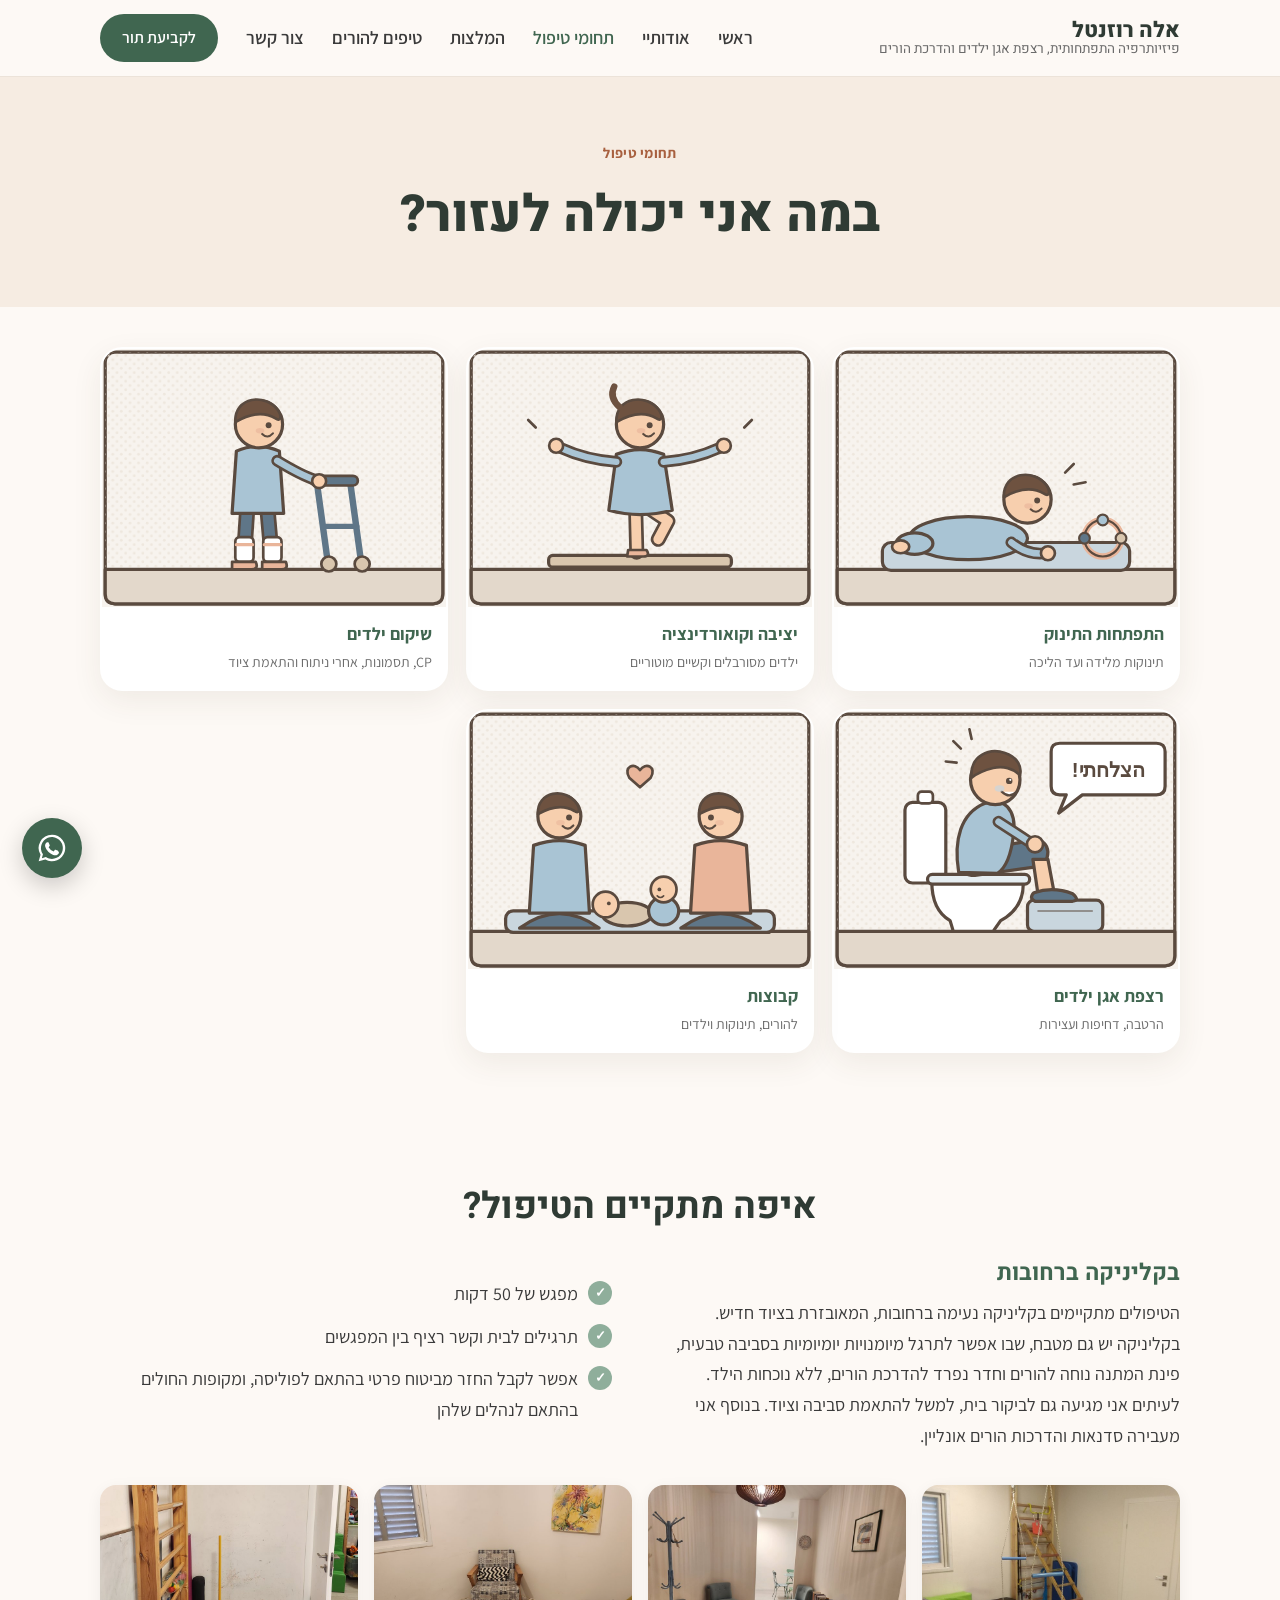
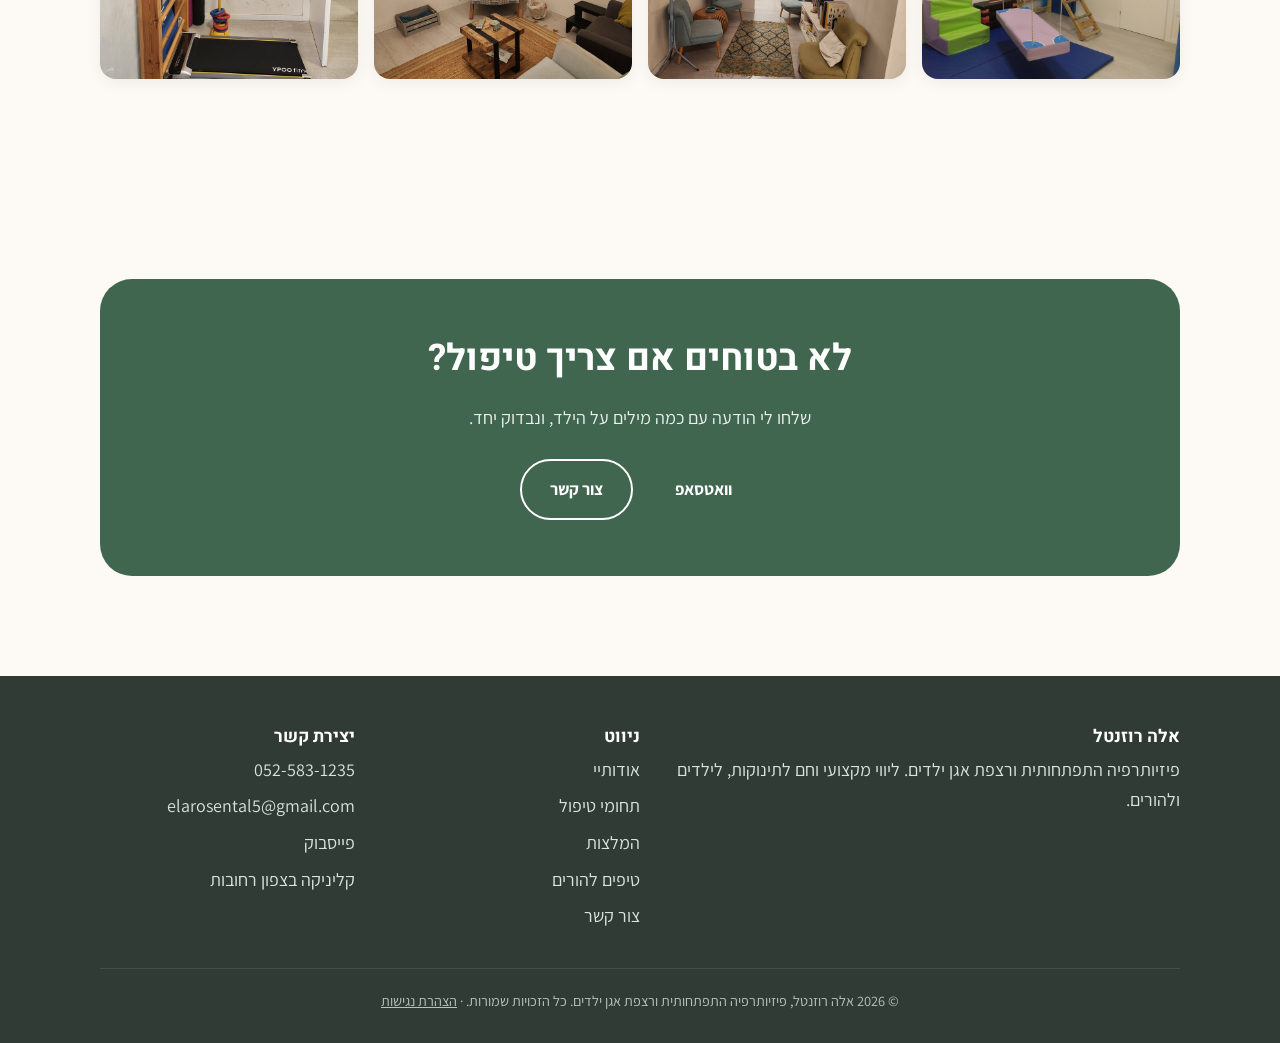
<file: treatments.html>
<!DOCTYPE html>
<html lang="he" dir="rtl">
<head>
  <meta charset="UTF-8">
  <meta name="viewport" content="width=device-width, initial-scale=1.0">
  <meta name="color-scheme" content="only light">
  <meta name="theme-color" content="#f6ece2">
  <title>תחומי טיפול | אלה רוזנטל, פיזיותרפיה התפתחותית</title>
  <meta name="description" content="טיפול בטורטיקוליס, השטחת ראש, עיכוב מוטורי, ליווי פגים, טונוס שרירים ושיקום ילדים.">
  <link rel="preconnect" href="https://fonts.googleapis.com">
  <link rel="preconnect" href="https://fonts.gstatic.com" crossorigin>
  <link href="https://fonts.googleapis.com/css2?family=Assistant:wght@400;600;700&family=Heebo:wght@700;800&display=swap" rel="stylesheet">
  <link rel="stylesheet" href="style.css?v=85">
</head>
<body>
  <a class="skip-link" href="#main">דלג לתוכן המרכזי</a>

  <header class="site-header">
    <div class="container nav">
      <a href="index.html" class="logo">אלה רוזנטל<small>פיזיותרפיה התפתחותית, רצפת אגן ילדים והדרכת הורים</small></a>
      <button class="menu-toggle" aria-label="תפריט" aria-expanded="false">☰</button>
      <ul class="nav-links">
        <li><a href="index.html">ראשי</a></li>
        <li><a href="about.html">אודותיי</a></li>
        <li><a href="treatments.html" class="active">תחומי טיפול</a></li>
        <li><a href="testimonials.html">המלצות</a></li>
        <li><a href="tips.html">טיפים להורים</a></li>
        <li><a href="contact.html">צור קשר</a></li>
        <li><a href="contact.html" class="btn btn-primary">לקביעת תור</a></li>
      </ul>
    </div>
  </header>

  <main id="main">
    <section class="page-hero">
      <div class="container">
        <span class="eyebrow">תחומי טיפול</span>
        <h1>במה אני יכולה לעזור?</h1>
      </div>
    </section>

    <section class="topics-nav">
      <div class="container">
        <div class="topic-tiles">
          <a class="topic-tile" href="#babies" data-topic="babies">
            <img class="illus" src="images/illus/babies.svg" alt="" loading="lazy">
            <span class="topic-tile-body"><strong>התפתחות התינוק</strong><small>תינוקות מלידה ועד הליכה</small></span>
          </a>
          <a class="topic-tile" href="#kids" data-topic="kids">
            <img class="illus" src="images/illus/posture.svg" alt="" loading="lazy">
            <span class="topic-tile-body"><strong>יציבה וקואורדינציה</strong><small>ילדים מסורבלים וקשיים מוטוריים</small></span>
          </a>
          <a class="topic-tile" href="#rehab" data-topic="rehab">
            <img class="illus" src="images/illus/rehab.svg" alt="" loading="lazy">
            <span class="topic-tile-body"><strong>שיקום ילדים</strong><small>CP, תסמונות, אחרי ניתוח והתאמת ציוד</small></span>
          </a>
          <a class="topic-tile" href="#pelvic" data-topic="pelvic">
            <img class="illus" src="images/illus/pelvic.svg" alt="" loading="lazy">
            <span class="topic-tile-body"><strong>רצפת אגן ילדים</strong><small>הרטבה, דחיפות ועצירות</small></span>
          </a>
          <a class="topic-tile" href="#groups" data-topic="groups">
            <img class="illus" src="images/illus/groups.svg" alt="" loading="lazy">
            <span class="topic-tile-body"><strong>קבוצות</strong><small>להורים, תינוקות וילדים</small></span>
          </a>
        </div>
      </div>
    </section>

    <!-- תינוקות -->
    <section class="topic-sec" id="babies">
      <div class="container">
        <span class="eyebrow">תינוקות (0–18 חודשים)</span>
        <h2>התפתחות התינוק</h2>
        <div class="cards">
          <div class="card">
            <img class="card-img" src="images/topics/torticollis.jpg?v=2" alt="תינוק עם ראש מוטה לצד אחד" loading="lazy">
            <h3>טורטיקוליס והעדפת צד</h3>
            <p>הטיית ראש או סיבוב לצד אחד בלבד. טיפול מוקדם עם תרגילים פשוטים לבית מביא לשיפור מהיר.</p>
          </div>
          <div class="card">
            <img class="card-img" src="images/topics/plagio.jpg?v=4" alt="ראש של תינוק במבט מלמעלה עם השטחה בצד אחד" loading="lazy">
            <small class="img-credit">צילום: <a href="https://commons.wikimedia.org/wiki/File:Plagioc%C3%A9phalie.JPG" target="_blank" rel="noopener">Gzzz</a>, ‏<a href="https://creativecommons.org/licenses/by-sa/4.0/deed.he" target="_blank" rel="noopener">CC BY-SA 4.0</a> (הוקטן ומוסגר)</small>
            <h3>השטחת ראש (פלגיוצפלי)</h3>
            <p>הדרכה על מנחים, זמן בטן ומשחק, ומעקב שיעזור לראש להתעגל.</p>
          </div>
          <div class="card">
            <img class="card-img" src="images/topics/milestones.jpg" alt="תינוקת בזמן בטן מושיטה יד לצעצוע" loading="lazy">
            <h3>עיכוב באבני דרך</h3>
            <p>קושי בהרמת ראש, בהתהפכות, בישיבה, בזחילה, בעמידה ובהליכה.</p>
          </div>
          <div class="card">
            <img class="card-img" src="images/topics/preemie.jpg?v=2" alt="יד של הורה אוחזת ביד של תינוק קטן" loading="lazy">
            <h3>ליווי פגים</h3>
            <p>מעקב התפתחותי וטיפול מותאם לגיל המתוקן, כולל הדרכה להורים להתאמת הסביבה הביתית.</p>
          </div>
          <div class="card">
            <img class="card-img" src="images/topics/tone.jpg" alt="תינוקת על כדור פיזיו" loading="lazy">
            <h3>טונוס שרירים וגמישות יתר</h3>
            <p>הטונוס והגמישות של תינוקות נעים בטווח רחב, ובדרך כלל הם תקינים. כאשר טונוס נמוך (היפוטוניה), טונוס גבוה או גמישות יתר במפרקים משפיעים על קצב ההתפתחות, כדאי להתייעץ.</p>
          </div>
          <div class="card">
            <img class="card-img" src="images/topics/walking-steps.jpg" alt="אלה מחזיקה תינוקת בעמידה, והאמא מושיטה אליה ידיים" loading="lazy">
            <h3>מנח רגליים והליכה</h3>
            <p>הליכה על קצות האצבעות, רגליים שטוחות וחוסר יציבות בהליכה.</p>
          </div>
        </div>
      </div>
    </section>

    <!-- ילדים -->
    <section class="bg-sand topic-sec" id="kids">
      <div class="container">
        <span class="eyebrow">ילדים</span>
        <h2>יציבה, קואורדינציה וקשיים מוטוריים</h2>
        <div class="cards">
          <div class="card">
            <img class="card-img" src="images/topics/posture.jpg?v=2" alt="ילדה יושבת ומתרגלת בסולם קיר" loading="lazy">
            <h3>יציבה</h3>
            <p>קושי לשמור על יציבה בישיבה ובעמידה, עייפות מהירה ונטייה להישען. בנוסף, לעיתים קרובות נדרש טיפול פיזיותרפי לחיזוק התשתית הגופנית, כדי לתמוך במטרות הטיפול שנקבעו על ידי המרפאה בעיסוק או קלינאית התקשורת.</p>
          </div>
          <div class="card">
            <img class="card-img" src="images/topics/balance.jpg?v=2" alt="ילדה עומדת על כדור פיזיו בידיים פרושות" loading="lazy">
            <h3>חיזוק שרירים</h3>
            <p>חיזוק שרירי הגו, הכתפיים והרגליים דרך משחק ותנועה. שרירים חזקים הם הבסיס ליציבה טובה, לשיווי משקל ולקואורדינציה, ועוזרים לילדים להשתתף בביטחון בפעילות בגן ובחצר.</p>
          </div>
          <div class="card">
            <img class="card-img" src="images/topics/dcd.jpg" alt="ילד מטפס על קיר נמוך" loading="lazy">
            <h3>סרבול, קשיים מוטוריים או תחושת מסוגלות מוטורית נמוכה</h3>
            <p>קושי ברכישת מיומנויות תואמות גיל, כגון קפיצה, ריצה, רכיבה על אופניים, תפיסת כדור וכדומה. ילד מסורבל חווה לא פעם גם קושי חברתי, הוא עלול להימנע ממשחקים בחצר ולהשוות את יכולותיו לאלה של חבריו. גם להורים השגרה מאתגרת, מול מוסחות, קצב התארגנות איטי ולעיתים קושי במיומנויות יומיומיות (ADL) כגון לבוש או אכילה עצמאית. בטיפול אני מביאה הסתכלות גוף-נפש: לצד שיפור היכולות המוטוריות, אנחנו עובדים על חוויות הצלחה שמחזקות את הביטחון, את תחושת המסוגלות ואת הדימוי העצמי.</p>
          </div>
        </div>
      </div>
    </section>

    <!-- שיקום ילדים -->
    <section class="topic-sec" id="rehab">
      <div class="container">
        <span class="eyebrow">שיקום</span>
        <h2>שיקום ילדים</h2>
        <div class="cards">
          <div class="card">
            <img class="card-img" src="images/topics/injury.jpg?v=8" alt="ילד יושב בפיסוק ומתרגל עם מכשירי בלייזפוד" loading="lazy">
            <h3>שיקום לאחר ניתוח</h3>
            <p>חזרה הדרגתית ובטוחה לתנועה ולתפקוד לאחר ניתוח או פציעה, בתיאום עם הצוות המטפל.</p>
          </div>
          <div class="card">
            <img class="card-img" src="images/topics/syndromes.jpg?v=7" alt="פעוט הולך על הדשא, מצולם מאחור" loading="lazy">
            <h3>תסמונות שונות</h3>
            <p>ליווי ארוך טווח לילדים עם תסמונות גנטיות ועיכוב התפתחותי משמעותי, עם דגש על השתתפות ועצמאות.</p>
          </div>
          <div class="card">
            <img class="card-img" src="images/topics/neuro.jpg?v=7" alt="ילד יושב על אלה בפיסוק ומשחק עם כד מים" loading="lazy">
            <h3>שיתוק מוחין (CP)</h3>
            <p>בעלת ניסיון מקצועי משמעותי בטיפול בילדים עם שיתוק מוחין. טיפול בגישה נוירו-התפתחותית לשיפור השליטה המוטורית, היציבה והניידות, בהתאם למטרות התפקודיות של הילד והמשפחה.</p>
          </div>
          <div class="card">
            <img class="card-img" src="images/topics/equipment.jpg?v=4" alt="ילד עומד בעמידון ומשחק ליד מדף" loading="lazy">
            <h3>התאמת ציוד וסביבה התפתחותית</h3>
            <p>התאמת ציוד שיקומי והתאמת הסביבה בבית ובמסגרת החינוכית, כך שהילד יוכל להשתתף באופן פעיל ככל האפשר.</p>
          </div>
        </div>
      </div>
    </section>

    <!-- רצפת אגן -->
    <section class="bg-sand topic-sec" id="pelvic">
      <div class="container split">
        <div>
          <span class="eyebrow">רצפת אגן ילדים</span>
          <h2>הרטבה, דחיפות ועצירות</h2>
          <p>הקשיים בשליטה על סוגרים קשורים להיבטים פיזיולוגיים, תחושתיים, מוטוריים, וכמובן גם רגשיים והתנהגותיים. בטיפול הילד והמשפחה לומדים אסטרטגיות להתמודדות, מתוך הבנה של הקשיים הספציפיים של כל ילד.</p>
          <ul class="checklist">
            <li>הרטבה ביום ובלילה (אנורזיס)</li>
            <li>עצירות ובריחת צואה (אנקופרזיס)</li>
            <li>דחיפות ותכיפות במתן שתן</li>
            <li>הרגלי התרוקנות נכונים, תרגול שרירי רצפת האגן ונשימה</li>
            <li>טיפול בביופידבק</li>
            <li>שיפור הקשב לתחושות הגוף, בשילוב מיינדפולנס</li>
          </ul>
          <p style="margin-top:14px">הילד שותף מלא: יחד אנחנו קובעים מטרות קטנות וברורות. לפי הצורך, הטיפול מלווה בהדרכת הורים פרונטלית או אונליין.</p>
        </div>
        <figure class="pelvic-figure">
<svg class="pelvic-svg" xmlns="http://www.w3.org/2000/svg" viewBox="0 0 640 600" role="img" aria-labelledby="t d" font-family="Heebo, Assistant, Arial, sans-serif">
  <title id="t">תרשים: סרעפת, שלפוחית השתן, רקטום ורצפת האגן</title>
  <desc id="d">מבט מהצד על פלג הגוף: הסרעפת למעלה ורצפת האגן למטה עובדות יחד עם הנשימה, וביניהן שלפוחית השתן מקדימה והרקטום מאחור.</desc>
  <defs>
    <marker id="ah" viewBox="0 0 10 10" refX="5" refY="5" markerWidth="7" markerHeight="7" orient="auto-start-reverse">
      <path d="M0,0 L10,5 L0,10 z" fill="#5d7a63"/>
    </marker>
  </defs>
  <rect width="640" height="600" fill="#fffaf4"/>

  <!-- גוף -->
  <path d="M215,40 C185,60 170,110 172,170 C174,250 162,330 168,400 C172,470 190,530 240,560 C280,582 360,585 410,566 C455,548 470,500 466,440 C462,380 470,320 462,250 C455,180 450,110 420,60 C400,30 250,22 215,40 Z"
        fill="#f6ebdf" stroke="#d8c3ad" stroke-width="3"/>

  <!-- ריאות -->
  <path d="M230,70 C205,95 200,150 212,185 C240,170 280,160 300,158 L298,70 C280,58 248,58 230,70 Z" fill="#f4d3cf" opacity=".8"/>
  <path d="M330,70 L328,158 C350,160 390,170 420,185 C432,150 425,95 400,70 C382,58 348,58 330,70 Z" fill="#f4d3cf" opacity=".8"/>

  <!-- עמוד שדרה -->
  <g fill="#e2d2bf" stroke="#c9b298" stroke-width="1.5">
    <rect x="178" y="70" width="26" height="30" rx="7"/>
    <rect x="176" y="106" width="27" height="30" rx="7"/>
    <rect x="174" y="142" width="28" height="30" rx="7"/>
    <rect x="172" y="178" width="29" height="31" rx="7"/>
    <rect x="171" y="215" width="30" height="32" rx="7"/>
    <rect x="171" y="253" width="31" height="32" rx="7"/>
    <rect x="172" y="291" width="31" height="33" rx="7"/>
    <rect x="174" y="330" width="31" height="33" rx="7"/>
    <rect x="178" y="369" width="31" height="33" rx="7"/>
    <path d="M186,410 C200,405 214,410 218,420 C222,450 226,480 236,505 C228,512 218,510 212,500 C198,475 188,445 186,410 Z"/>
  </g>

  <!-- מעיים -->
  <path d="M250,250 C280,232 330,236 350,252 C372,270 350,292 322,288 C292,284 268,300 286,318 C304,336 360,318 384,330 C404,342 396,368 370,372 C340,376 300,368 280,376"
        fill="none" stroke="#efc9a8" stroke-width="18" stroke-linecap="round" opacity=".75"/>

  <!-- רקטום -->
  <path d="M282,372 C252,380 238,400 238,430 C238,465 252,500 268,540" fill="none" stroke="#c98d6b" stroke-width="26" stroke-linecap="round"/>
  <path d="M282,372 C252,380 238,400 238,430 C238,465 252,500 268,540" fill="none" stroke="#dba88a" stroke-width="18" stroke-linecap="round"/>

  <!-- עצם הערווה -->
  <rect x="418" y="478" width="26" height="46" rx="12" fill="#e2d2bf" stroke="#c9b298" stroke-width="1.5"/>

  <!-- שלפוחית -->
  <ellipse cx="372" cy="470" rx="44" ry="38" fill="#f5dc8e" stroke="#d9b54f" stroke-width="3"/>
  <path d="M368,507 C368,522 366,536 362,548" stroke="#d9b54f" stroke-width="5" fill="none" stroke-linecap="round"/>

  <!-- רצפת האגן -->
  <path d="M232,512 C270,560 380,566 420,522" fill="none" stroke="#7d9a82" stroke-width="11" stroke-linecap="round"/>

  <!-- סרעפת -->
  <path d="M180,232 C215,150 405,150 462,232" fill="none" stroke="#7d9a82" stroke-width="11" stroke-linecap="round"/>

  <!-- חיצי תנועה משותפת -->
  <line x1="318" y1="196" x2="318" y2="228" stroke="#5d7a63" stroke-width="3" marker-end="url(#ah)" marker-start="url(#ah)"/>
  <line x1="318" y1="520" x2="318" y2="552" stroke="#5d7a63" stroke-width="3" marker-end="url(#ah)" marker-start="url(#ah)"/>

  <!-- תוויות -->
  <g font-size="21" font-weight="700" fill="#3f4a42" direction="rtl">
    <line x1="448" y1="212" x2="520" y2="170" stroke="#9aab8e" stroke-width="2"/>
    <text x="625" y="168" text-anchor="start">סרעפת</text>

    <line x1="414" y1="456" x2="520" y2="404" stroke="#9aab8e" stroke-width="2"/>
    <text x="625" y="402" text-anchor="start">שלפוחית השתן</text>

    <line x1="424" y1="530" x2="520" y2="560" stroke="#9aab8e" stroke-width="2"/>
    <text x="625" y="566" text-anchor="start">רצפת האגן</text>

    <line x1="238" y1="440" x2="128" y2="440" stroke="#9aab8e" stroke-width="2"/>
    <text x="120" y="434" text-anchor="start">רקטום</text>
    <text x="120" y="458" text-anchor="start" font-size="16" font-weight="400" fill="#6b7468">(חלחולת)</text>

    <line x1="282" y1="300" x2="128" y2="300" stroke="#9aab8e" stroke-width="2"/>
    <text x="120" y="306" text-anchor="start">מעיים</text>
  </g>
  <text x="320" y="590" font-size="15" fill="#6b7468" text-anchor="middle" direction="rtl">הסרעפת ורצפת האגן נעות יחד עם הנשימה</text>
</svg>

        </figure>
      </div>
    </section>

    <!-- קבוצות -->
    <section class="topic-sec" id="groups">
      <div class="container center">
        <span class="eyebrow">קבוצות</span>
        <h2>קבוצות</h2>
        <p class="groups-note">כרגע אין קבוצות פעילות. מתעניינים? שלחו לי הודעה, ואעדכן כשתיפתח קבוצה חדשה.</p>
        <div class="slideshow" aria-label="תמונות מקבוצות">
          <figure class="slide active"><img src="images/group-moms-2.jpg?v=2" alt="אמהות מתרגלות עם התינוקות על מזרנים"><figcaption>קבוצת אמהות ותינוקות</figcaption></figure>
          <figure class="slide"><img src="images/group-kids-balls.jpg" alt="ילדים מתרגלים ישיבה על כדורים" loading="lazy"><figcaption>קבוצת ילדים</figcaption></figure>
          <figure class="slide"><img src="images/group.jpg?v=2" alt="קבוצת אמהות ותינוקות בקליניקה" loading="lazy"><figcaption>קבוצת אמהות ותינוקות</figcaption></figure>
          <figure class="slide"><img src="images/group-kids-1.jpg" alt="ילדים הולכים על סולם עם כדורים" loading="lazy"><figcaption>קבוצת ילדים</figcaption></figure>
          <figure class="slide"><img src="images/group-home.jpg?v=2" alt="מפגש קבוצתי של אמהות ותינוקות בבית" loading="lazy"><figcaption>קבוצת אמהות ותינוקות</figcaption></figure>
          <figure class="slide"><img src="images/group-kids-balls2.jpg" alt="ילדים מתרגלים על כדורי פיזיו" loading="lazy"><figcaption>קבוצת ילדים</figcaption></figure>
          <figure class="slide"><img src="images/group-park.jpg?v=2" alt="אמהות ותינוקות במפגש על הדשא" loading="lazy"><figcaption>קבוצת אמהות ותינוקות</figcaption></figure>
          <div class="slide-dots"></div>
        </div>
        <div class="group-types">
          <div class="group-type">
            <h3>קבוצות לאמהות ותינוקות</h3>
            <p>קבוצה קטנה ואינטימית של אמהות ותינוקות בקליניקה, שבה כל תינוק מקבל מענה מקצועי וכל אמא מקבלת מקום לשאלות. אפשר גם לארגן מפגש פרטי בבית עם חברה או שתיים.</p>
          </div>
          <div class="group-type">
            <h3>קבוצות לילדים</h3>
            <p>קבוצות יציבה וקואורדינציה לילדים בגיל הגן ובית הספר. בקבוצה קטנה הילדים מחזקים את שרירי הגו, משפרים שיווי משקל וקואורדינציה, ונהנים מתנועה משותפת ומחוויה של הצלחה.</p>
          </div>
        </div>
        <p style="margin-top:24px"><a href="https://wa.me/972525831235?text=%D7%A9%D7%9C%D7%95%D7%9D%20%D7%90%D7%9C%D7%94%2C%20%D7%90%D7%A9%D7%9E%D7%97%20%D7%9C%D7%A7%D7%91%D7%9C%20%D7%A2%D7%93%D7%9B%D7%95%D7%9F%20%D7%9B%D7%A9%D7%AA%D7%99%D7%A4%D7%AA%D7%97%20%D7%A7%D7%91%D7%95%D7%A6%D7%94" class="btn btn-outline" target="_blank" rel="noopener">לעדכון בוואטסאפ</a></p>
      </div>
    </section>

    <!-- איפה -->
    <section id="where">
      <div class="container">
        <h2 class="section-title">איפה מתקיים הטיפול?</h2>
        <div class="split align-start">
          <div>
            <h3 class="clinic-sub">בקליניקה ברחובות</h3>
            <p>הטיפולים מתקיימים בקליניקה נעימה ברחובות, המאובזרת בציוד חדיש. בקליניקה יש גם מטבח, שבו אפשר לתרגל מיומנויות יומיומיות בסביבה טבעית, פינת המתנה נוחה להורים וחדר נפרד להדרכת הורים, ללא נוכחות הילד. לעיתים אני מגיעה גם לביקור בית, למשל להתאמת סביבה וציוד. בנוסף אני מעבירה סדנאות והדרכות הורים אונליין.</p>
          </div>
          <ul class="checklist">
            <li>מפגש של 50 דקות</li>
            <li>תרגילים לבית וקשר רציף בין המפגשים</li>
            <li>אפשר לקבל החזר מביטוח פרטי בהתאם לפוליסה, ומקופות החולים בהתאם לנהלים שלהן</li>
          </ul>
        </div>
      </div>
      <div class="container">
        <div class="clinic-photos">
          <img src="images/clinic-room2.jpg" alt="חדר הטיפולים עם הנדנדה, המדרגות וסולם הקיר" loading="lazy">
          <img src="images/clinic-waiting.jpg" alt="פינת ההמתנה להורים" loading="lazy">
          <img src="images/clinic-parents-room.jpg" alt="החדר להדרכת הורים" loading="lazy">
          <img src="images/clinic-treadmill.jpg" alt="הליכון חשמלי וסולם קיר" loading="lazy">
        </div>
      </div>
      </div>
    </section>

    <section>
      <div class="container">
        <div class="cta">
          <h2>לא בטוחים אם צריך טיפול?</h2>
          <p>שלחו לי הודעה עם כמה מילים על הילד, ונבדוק יחד.</p>
          <div class="hero-actions">
            <a href="https://wa.me/972525831235" class="btn btn-whatsapp" target="_blank" rel="noopener">וואטסאפ</a>
            <a href="contact.html" class="btn btn-outline">צור קשר</a>
          </div>
        </div>
      </div>
    </section>
  </main>

  <footer class="site-footer">
    <div class="container">
      <div class="footer-grid">
        <div>
          <h3>אלה רוזנטל</h3>
          <p>פיזיותרפיה התפתחותית ורצפת אגן ילדים. ליווי מקצועי וחם לתינוקות, לילדים ולהורים.</p>
        </div>
        <div>
          <h3>ניווט</h3>
          <ul>
            <li><a href="about.html">אודותיי</a></li>
            <li><a href="treatments.html">תחומי טיפול</a></li>
            <li><a href="testimonials.html">המלצות</a></li>
            <li><a href="tips.html">טיפים להורים</a></li>
            <li><a href="contact.html">צור קשר</a></li>
          </ul>
        </div>
        <div>
          <h3>יצירת קשר</h3>
          <ul>
            <li><a href="tel:+972525831235">052-583-1235</a></li>
            <li><a href="mailto:elarosental5@gmail.com">elarosental5@gmail.com</a></li>
            <li><a href="https://www.facebook.com/sportela0/" target="_blank" rel="noopener">פייסבוק</a></li>
            <li>קליניקה בצפון רחובות</li>
          </ul>
        </div>
      </div>
      <div class="footer-bottom">© <span id="year"></span> אלה רוזנטל, פיזיותרפיה התפתחותית ורצפת אגן ילדים. כל הזכויות שמורות. · <a href="accessibility.html">הצהרת נגישות</a></div>
    </div>
  </footer>

  <a href="https://wa.me/972525831235" class="whatsapp-float" target="_blank" rel="noopener" aria-label="שליחת הודעה בוואטסאפ">
    <svg viewBox="0 0 24 24"><path d="M12 2a10 10 0 0 0-8.6 15.1L2 22l5-1.3A10 10 0 1 0 12 2zm0 18.2c-1.5 0-3-.4-4.3-1.2l-.3-.2-3 .8.8-2.9-.2-.3A8.2 8.2 0 1 1 12 20.2zm4.5-6.1c-.2-.1-1.5-.7-1.7-.8-.2-.1-.4-.1-.6.1l-.8 1c-.1.2-.3.2-.5.1a6.7 6.7 0 0 1-3.3-2.9c-.2-.4.2-.4.7-1.3.1-.2 0-.3 0-.4l-.8-1.8c-.2-.5-.4-.4-.6-.4h-.5a1 1 0 0 0-.7.3 3 3 0 0 0-.9 2.2c0 1.3.9 2.5 1 2.7.1.2 1.8 2.8 4.4 3.9 1.7.7 2.3.8 3.1.6.5-.1 1.5-.6 1.7-1.2.2-.6.2-1.1.2-1.2-.1-.1-.3-.2-.5-.3z"/></svg>
  </a>

  <script src="script.js?v=6"></script>
  <script>
    // תחומי טיפול: ריבועי נושאים שנפתחים, ובתוכם תתי-נושאים שנפתחים בלחיצה
    (function () {
      document.documentElement.classList.add("js");
      var tiles = document.querySelectorAll(".topic-tile"), secs = document.querySelectorAll(".topic-sec");
      function openTopic(id, scroll) {
        secs.forEach(function (s) { s.classList.toggle("open", s.id === id); });
        tiles.forEach(function (t) { t.classList.toggle("active", t.dataset.topic === id); });
        var sec = document.getElementById(id);
        if (sec && scroll) sec.scrollIntoView({ behavior: "smooth", block: "start" });
      }
      tiles.forEach(function (t) {
        t.addEventListener("click", function (e) {
          e.preventDefault();
          var id = t.dataset.topic, already = t.classList.contains("active");
          if (already) { openTopic(null); return; }
          openTopic(id, true); history.replaceState(null, "", "#" + id);
        });
      });
      secs.forEach(function (sec) {
        var back = document.createElement("a"); back.href = "#"; back.className = "topic-back"; back.textContent = "↑ חזרה לכל הנושאים";
        back.addEventListener("click", function (e) { e.preventDefault(); openTopic(null); document.querySelector(".topics-nav").scrollIntoView({ behavior: "smooth" }); history.replaceState(null, "", location.pathname); });
        sec.querySelector(".container").appendChild(back);
      });
      document.querySelectorAll(".topic-sec .card").forEach(function (c) {
        if (!c.querySelector(".card-img")) return;
        c.classList.add("sub-topic");
        var m = document.createElement("span"); m.className = "sub-more"; m.textContent = "להרחבה ←"; c.appendChild(m);
        c.addEventListener("click", function (e) {
          if (e.target.closest("a")) return;
          var open = c.classList.toggle("open"); m.textContent = open ? "סגירה ↑" : "להרחבה ←";
        });
      });
      var h = location.hash.slice(1);
      if (h && document.getElementById(h) && document.getElementById(h).classList.contains("topic-sec")) openTopic(h, true);
    })();
  </script>
</body>
</html>
</file>
<file: style.css>
/* ===== צבעים וגופנים ===== */
:root {
  color-scheme: only light;
  --bg: #fdf9f5;
  --surface: #ffffff;
  --sand: #f6ece2;
  --sage: #8fae9b;
  --sage-dark: #406650;
  --peach: #f2b8a0;
  --peach-soft: #fbe3d8;
  --text: #3a3a3a;
  --text-soft: #6b6b6b;
  --line: #ece3d9;
  --radius: 22px;
  --shadow: 0 10px 30px rgba(80, 60, 40, 0.08);
  --max: 1120px;
}

* { box-sizing: border-box; margin: 0; padding: 0; }

html { scroll-behavior: smooth; }

body {
  font-family: "Assistant", "Heebo", Arial, sans-serif;
  background: var(--bg);
  color: var(--text);
  line-height: 1.7;
  font-size: 18px;
}

img { max-width: 100%; display: block; }
a { color: var(--sage-dark); text-decoration: none; }

h1, h2, h3 {
  font-family: "Heebo", "Assistant", Arial, sans-serif;
  line-height: 1.25;
  color: #2f3b34;
}
h1 { font-size: clamp(2rem, 5vw, 3.2rem); font-weight: 800; }
h2 { font-size: clamp(1.6rem, 3.5vw, 2.3rem); font-weight: 700; margin-bottom: 0.6em; }
h3 { font-size: 1.25rem; font-weight: 700; margin-bottom: 0.4em; }

.container { width: 100%; max-width: var(--max); margin: 0 auto; padding: 0 20px; }
section { padding: 80px 0; }
.center { text-align: center; }
.lead { font-size: 1.2rem; color: var(--text-soft); max-width: 680px; }
.center .lead { margin: 0 auto; }
.eyebrow {
  display: inline-block;
  background: var(--peach-soft);
  color: #8f4a2e;
  font-weight: 700;
  font-size: 0.9rem;
  padding: 4px 14px;
  border-radius: 999px;
  margin-bottom: 14px;
}

/* ===== כפתורים ===== */
.btn {
  display: inline-flex;
  align-items: center;
  gap: 8px;
  padding: 14px 28px;
  border-radius: 999px;
  font-weight: 700;
  font-size: 1.05rem;
  transition: transform .15s, box-shadow .15s, background .15s;
}
.btn:hover { transform: translateY(-2px); box-shadow: var(--shadow); }
.btn-primary { background: var(--sage-dark); color: #fff; }
.btn-primary:hover { background: #426a55; }
.btn-whatsapp { background: #0f7a40; color: #fff; }
.btn-outline { border: 2px solid var(--sage-dark); color: var(--sage-dark); }

/* ===== כותרת עליונה ===== */
.site-header {
  position: sticky;
  top: 0;
  z-index: 50;
  background: rgba(253, 249, 245, 0.95);
  backdrop-filter: blur(8px);
  border-bottom: 1px solid var(--line);
}
.nav {
  display: flex;
  align-items: center;
  justify-content: space-between;
  height: 76px;
}
.logo {
  font-family: "Heebo", sans-serif;
  font-weight: 800;
  font-size: 1.35rem;
  color: #2f3b34;
  line-height: 1.1;
}
.logo small {
  display: block;
  font-weight: 400;
  font-size: 0.85rem;
  color: var(--text-soft);
}
.nav-links { display: flex; gap: 28px; list-style: none; align-items: center; }
.nav-links a { color: var(--text); font-weight: 600; }
.nav-links a:hover, .nav-links a.active { color: var(--sage-dark); }
.nav-links .btn { color: #fff; padding: 10px 22px; font-size: 1rem; }

.menu-toggle {
  display: none;
  background: none;
  border: 0;
  font-size: 1.8rem;
  cursor: pointer;
  color: var(--text);
}

/* ===== אזור פתיחה ===== */
.hero { padding: 70px 0 90px; }
.hero-grid {
  display: grid;
  grid-template-columns: 1.1fr 0.9fr;
  gap: 50px;
  align-items: center;
}
.hero p.lead { margin: 18px 0 30px; }
.hero p.lead:has(+ .who-i-treat) { margin-bottom: 20px; }
.who-i-treat {
  background: var(--surface);
  border-right: 4px solid var(--peach);
  border-radius: 16px;
  padding: 16px 20px;
  margin-bottom: 30px;
  box-shadow: var(--shadow);
}
.wit-title {
  display: block;
  font-weight: 800;
  color: var(--sage-dark);
  margin-bottom: 4px;
}
.who-i-treat p { color: var(--text); font-size: 1.05rem; }
.hero .who-i-treat { margin: 0 0 30px; }
.who-i-treat ul { list-style: none; }
.who-i-treat li {
  position: relative;
  padding-right: 18px;
  font-size: 1rem;
  margin-top: 10px;
}
.who-i-treat li::before {
  content: "";
  position: absolute;
  right: 0; top: 0.65em;
  width: 8px; height: 8px;
  border-radius: 50%;
  background: var(--peach);
}
.who-i-treat li strong { color: #2f3b34; }
.hero-intro { margin: 22px 0 24px; color: var(--text-soft); font-size: 1.05rem; }
.hero-intro p + p { margin-top: 10px; }
.h1-sub {
  display: block;
  margin-top: 10px;
  font-size: 0.45em;
  font-weight: 600;
  color: var(--text-soft);
}
.hero-actions { display: flex; gap: 14px; flex-wrap: wrap; }
.hero-badges { display: flex; gap: 24px; margin-top: 34px; flex-wrap: wrap; }
.badge-num { font-size: 1.8rem; font-weight: 800; color: var(--sage-dark); display: block; line-height: 1; }
.badge-txt { font-size: 0.95rem; color: var(--text-soft); }

/* מקום לתמונה */
.photo {
  background: linear-gradient(135deg, var(--peach-soft), var(--sand));
  border-radius: 40% 60% 55% 45% / 50% 45% 55% 50%;
  aspect-ratio: 1 / 1;
  display: flex;
  align-items: center;
  justify-content: center;
  text-align: center;
  color: #a4826b;
  font-weight: 600;
  padding: 30px;
  overflow: hidden;
}
.photo.rect { border-radius: var(--radius); aspect-ratio: 4 / 3; }
.photo img { width: 100%; height: 100%; object-fit: cover; }
.photo:has(img) { padding: 0; background: none; }
.photo.landscape {
  aspect-ratio: 3 / 2;
  border-radius: 28px;
  box-shadow: 0 18px 40px rgba(80, 60, 40, 0.12), 14px 14px 0 var(--peach-soft);
}
.photo.wide { aspect-ratio: 16 / 9; max-width: 900px; margin: 32px auto 0; }

/* ===== גלריה ===== */
.gallery {
  display: grid;
  grid-template-columns: repeat(4, 1fr);
  gap: 14px;
  margin-top: 40px;
}
.gallery img {
  width: 100%;
  aspect-ratio: 1 / 1;
  object-fit: cover;
  border-radius: 16px;
}
@media (max-width: 860px) {
  .gallery { grid-template-columns: repeat(2, 1fr); }
}

/* ===== כרטיסים ===== */
.cards {
  display: grid;
  grid-template-columns: repeat(auto-fit, minmax(240px, 1fr));
  gap: 24px;
  margin-top: 40px;
}
.card {
  background: var(--surface);
  border: 1px solid var(--line);
  border-radius: var(--radius);
  padding: 30px 26px;
  transition: transform .2s, box-shadow .2s;
}
.card:hover { transform: translateY(-4px); box-shadow: var(--shadow); }
.card .icon {
  width: 56px; height: 56px;
  border-radius: 18px;
  background: var(--peach-soft);
  display: flex; align-items: center; justify-content: center;
  font-size: 1.7rem;
  margin-bottom: 16px;
}
.card:nth-child(even) .icon { background: #e3eee7; }
.card p { color: var(--text-soft); font-size: 1rem; }

.bg-sand { background: var(--sand); }
.bg-sage { background: #e7f0ea; }

/* ===== שני טורים ===== */
.split {
  display: grid;
  grid-template-columns: 1fr 1fr;
  gap: 56px;
  align-items: center;
}
.split p + p { margin-top: 14px; }

.checklist { list-style: none; margin-top: 20px; }
.checklist li {
  padding-right: 34px;
  position: relative;
  margin-bottom: 12px;
}
.checklist li::before {
  content: "✓";
  position: absolute;
  right: 0; top: 2px;
  width: 24px; height: 24px;
  border-radius: 50%;
  background: var(--sage);
  color: #fff;
  font-size: 0.8rem;
  font-weight: 700;
  display: flex; align-items: center; justify-content: center;
}

/* ===== תרשים: הילד והמשפחה במרכז ===== */
.circle-diagram {
  position: relative;
  width: 100%;
  max-width: 440px;
  aspect-ratio: 1 / 1;
  margin: 0 auto;
}
.circle-diagram::before {
  content: "";
  position: absolute;
  inset: 13%;
  border: 2px dashed var(--sage);
  border-radius: 50%;
  opacity: 0.6;
}
.cd-center {
  position: absolute;
  top: 50%; left: 50%;
  transform: translate(-50%, -50%);
  width: 38%; aspect-ratio: 1 / 1;
  border-radius: 50%;
  background: var(--peach);
  color: #fff;
  font-weight: 800;
  font-size: clamp(1rem, 3.2vw, 1.25rem);
  line-height: 1.3;
  display: flex; align-items: center; justify-content: center;
  text-align: center;
  box-shadow: 0 10px 30px rgba(242, 184, 160, 0.5);
}
.cd-item {
  position: absolute;
  transform: translate(-50%, -50%);
  background: var(--surface);
  border: 1px solid var(--line);
  border-radius: 999px;
  padding: 8px 14px;
  font-size: clamp(0.8rem, 2.6vw, 0.95rem);
  font-weight: 600;
  white-space: nowrap;
  box-shadow: var(--shadow);
}
/* שש נקודות על המעגל (רדיוס 37%) */
.cd-1 { top: 13%; left: 50%; }
.cd-2 { top: 31.5%; left: 82%; }
.cd-3 { top: 68.5%; left: 82%; }
.cd-4 { top: 87%; left: 50%; }
.cd-5 { top: 68.5%; left: 18%; }
.cd-6 { top: 31.5%; left: 18%; }
@media (max-width: 520px) {
  .cd-center { width: 30%; font-size: 0.9rem; }
  .cd-item {
    padding: 5px 9px;
    font-size: 0.75rem;
    white-space: normal;
    max-width: 30%;
    text-align: center;
    line-height: 1.25;
  }
}

/* ===== הייחוד: גוף ונפש ===== */
.bodymind { padding-top: 0; }
.bodymind-box {
  display: grid;
  grid-template-columns: 1.1fr 0.9fr;
  gap: 40px;
  align-items: center;
  background: linear-gradient(135deg, #e7f0ea, #f6ece2);
  border-radius: 32px;
  padding: 48px 44px;
}
.bodymind-text p + p { margin-top: 12px; }
.bodymind-points { list-style: none; display: grid; gap: 16px; }
.bodymind-points li {
  display: flex;
  gap: 14px;
  align-items: flex-start;
  background: var(--surface);
  border-radius: 18px;
  padding: 16px 18px;
  font-size: 1rem;
  color: var(--text-soft);
}
.bodymind-points li > span { font-size: 1.6rem; line-height: 1; }
.bodymind-points strong { display: block; color: #2f3b34; margin-bottom: 2px; }
@media (max-width: 860px) {
  .bodymind-box { grid-template-columns: 1fr; padding: 32px 22px; gap: 24px; border-radius: 24px; }
}

/* ===== תחומי התמחות ===== */
.focus-grid {
  display: grid;
  grid-template-columns: 1fr 1fr;
  gap: 28px;
  margin-top: 40px;
  text-align: right;
}
.focus-card {
  background: var(--surface);
  border-radius: var(--radius);
  padding: 36px 32px;
  box-shadow: var(--shadow);
}
.focus-card .icon {
  width: 64px; height: 64px;
  border-radius: 20px;
  background: var(--peach-soft);
  display: flex; align-items: center; justify-content: center;
  font-size: 2rem;
  margin-bottom: 16px;
}
.focus-card:nth-child(2) .icon { background: #e3eee7; }
.focus-card h3 { font-size: 1.5rem; }
.focus-card > p { color: var(--text-soft); }
.more-areas {
  display: flex;
  flex-wrap: wrap;
  justify-content: center;
  align-items: center;
  gap: 10px 12px;
  margin-top: 32px;
}
.more-title { font-weight: 700; color: var(--text-soft); }
.hero-more { justify-content: flex-start; margin: 16px 0 30px; }
.more-areas a {
  background: var(--surface);
  border: 1px solid var(--line);
  border-radius: 999px;
  padding: 8px 18px;
  color: var(--text);
  font-size: 1rem;
}
.more-areas a:hover { border-color: var(--sage); color: var(--sage-dark); }
@media (max-width: 860px) {
  .focus-grid { grid-template-columns: 1fr; }
  .focus-card { padding: 28px 22px; }
}

/* ===== קישורים לתעודות ===== */
.cert-link {
  color: var(--sage-dark);
  text-decoration: underline;
  text-decoration-style: dotted;
  text-underline-offset: 4px;
  font-weight: 600;
}
.timeline .cert-link { font-size: 0.9rem; white-space: nowrap; }
.timeline .cert-link::before { content: "📄 "; }
.lightbox {
  display: none;
  position: fixed;
  inset: 0;
  z-index: 100;
  background: rgba(30, 35, 32, 0.85);
  align-items: center;
  justify-content: center;
  padding: 20px;
}
.lightbox.open { display: flex; }
.lightbox figure { max-width: 900px; width: 100%; text-align: center; }
.lightbox img {
  max-width: 100%;
  max-height: 80vh;
  margin: 0 auto;
  border-radius: 12px;
  background: #fff;
}
.lightbox figcaption { color: #fff; margin-top: 12px; font-size: 1rem; }
.lightbox-nav {
  display: none;
  position: absolute;
  top: 50%;
  transform: translateY(-50%);
  width: 48px; height: 48px;
  border-radius: 50%;
  border: 0;
  background: rgba(255, 255, 255, 0.9);
  color: var(--text);
  font-size: 2rem;
  line-height: 1;
  cursor: pointer;
}
.lightbox.multi .lightbox-nav { display: block; }
.lightbox-nav.prev { right: 14px; }
.lightbox-nav.next { left: 14px; }
.lightbox-close {
  position: absolute;
  top: 14px; left: 18px;
  background: none;
  border: 0;
  color: #fff;
  font-size: 2.6rem;
  line-height: 1;
  cursor: pointer;
}

/* ===== ציר זמן (השכלה וניסיון) ===== */
.split.align-start { align-items: start; }
h3.sub { margin: 24px 0 10px; color: var(--sage-dark); font-size: 1.1rem; }
.timeline { list-style: none; border-right: 2px solid var(--line); padding-right: 18px; }
.timeline li { position: relative; margin-bottom: 14px; font-size: 1rem; }
.timeline li::before {
  content: "";
  position: absolute;
  right: -25px; top: 8px;
  width: 12px; height: 12px;
  border-radius: 50%;
  background: var(--peach);
}
.timeline span {
  display: block;
  font-weight: 700;
  color: var(--sage-dark);
  font-size: 0.9rem;
}

/* ===== שלבים ===== */
.steps {
  display: grid;
  grid-template-columns: repeat(auto-fit, minmax(220px, 1fr));
  gap: 24px;
  margin-top: 40px;
  counter-reset: step;
}
.step {
  background: var(--surface);
  border-radius: var(--radius);
  padding: 28px 24px;
  position: relative;
}
.step::before {
  counter-increment: step;
  content: counter(step);
  display: flex; align-items: center; justify-content: center;
  width: 42px; height: 42px;
  border-radius: 50%;
  background: var(--peach);
  color: #fff;
  font-weight: 800;
  font-size: 1.2rem;
  margin-bottom: 14px;
}
.step p { color: var(--text-soft); font-size: 1rem; }

/* ===== המלצות ===== */
.quotes {
  display: grid;
  grid-template-columns: repeat(auto-fit, minmax(280px, 1fr));
  gap: 24px;
  margin-top: 40px;
}
.quote {
  background: var(--surface);
  border-radius: var(--radius);
  padding: 30px;
  border: 1px solid var(--line);
}
.quote p { font-size: 1.05rem; }
.quote p::before { content: "״"; font-size: 2.6rem; color: var(--peach); line-height: 0; vertical-align: -0.4em; margin-left: 4px; }
.quote cite { display: block; margin-top: 14px; font-style: normal; font-weight: 700; color: var(--sage-dark); }

/* ===== המלצות בתוך אזור הפתיחה ===== */
.hero-quotes { margin: 10px 0 34px; }
.hero-quotes .marquee { margin-top: 10px; }
.all-quotes { display: inline-block; margin-top: 6px; font-weight: 700; }
.hero-rest { max-width: 900px; }
.quotes-links { display: flex; flex-wrap: wrap; align-items: center; gap: 12px 20px; }
.btn-small { padding: 8px 18px; font-size: 0.95rem; }
.marquee-track { align-items: flex-start; }
.read-more { font-weight: 700; white-space: nowrap; }
.review-form { max-width: 640px; margin: 30px auto 0; }
.review-form .check { display: flex; gap: 8px; align-items: center; font-weight: 400; margin-bottom: 18px; }
.review-form .check input { width: auto; margin: 0; }
.other-reviews { margin-top: 18px; color: var(--text-soft); }

/* ===== פס המלצות נע ===== */
.marquee {
  overflow: hidden;
  margin-top: 40px;
  padding: 10px 0;
  -webkit-mask-image: linear-gradient(to left, transparent, #000 6%, #000 94%, transparent);
          mask-image: linear-gradient(to left, transparent, #000 6%, #000 94%, transparent);
}
.marquee-track {
  display: flex;
  gap: 24px;
  width: max-content;
  animation: marquee-scroll var(--marquee-duration, 60s) linear infinite;
}
.marquee:hover .marquee-track,
.marquee:focus-within .marquee-track { animation-play-state: paused; }
.marquee .quote {
  width: 340px;
  flex-shrink: 0;
  text-align: right;
}
/* האתר מימין לשמאל, לכן הפס זז ימינה כדי לחשוף את ההמשך */
@keyframes marquee-scroll {
  from { transform: translateX(0); }
  to   { transform: translateX(calc(50% + 12px)); }
}
@media (max-width: 860px) {
  .marquee .quote { width: 280px; }
}
/* למי שביקש במכשיר פחות תנועה: גלילה ידנית במקום אנימציה */
@media (prefers-reduced-motion: reduce) {
  .marquee { overflow-x: auto; }
  .marquee-track { animation: none; }
}

/* ===== שאלות נפוצות ===== */
.faq { max-width: 780px; margin: 40px auto 0; }
.faq details {
  background: var(--surface);
  border: 1px solid var(--line);
  border-radius: 16px;
  padding: 18px 22px;
  margin-bottom: 14px;
}
.faq summary {
  font-weight: 700;
  cursor: pointer;
  list-style: none;
  display: flex;
  justify-content: space-between;
  gap: 12px;
}
.faq summary::-webkit-details-marker { display: none; }
.faq summary::after { content: "+"; font-size: 1.4rem; color: var(--sage-dark); line-height: 1; }
.faq details[open] summary::after { content: "−"; }
.faq details p { margin-top: 12px; color: var(--text-soft); }

/* ===== קריאה לפעולה ===== */
.cta {
  background: var(--sage-dark);
  color: #fff;
  border-radius: 32px;
  padding: 56px 40px;
  text-align: center;
}
.cta h2 { color: #fff; }
.cta p { opacity: 0.9; margin-bottom: 26px; }
.cta .btn-outline { border-color: #fff; color: #fff; }
.cta .hero-actions { justify-content: center; }

/* ===== צור קשר ===== */
.contact-grid {
  display: grid;
  grid-template-columns: 1fr 1.2fr;
  gap: 40px;
  margin-top: 40px;
}
.contact-item {
  display: flex;
  gap: 16px;
  align-items: flex-start;
  margin-bottom: 24px;
}
.contact-item .icon {
  flex-shrink: 0;
  width: 48px; height: 48px;
  border-radius: 14px;
  background: var(--peach-soft);
  display: flex; align-items: center; justify-content: center;
  font-size: 1.4rem;
}
.contact-item strong { display: block; }
.contact-item span, .contact-item a { color: var(--text-soft); }

form.contact-form {
  background: var(--surface);
  border-radius: var(--radius);
  padding: 32px;
  border: 1px solid var(--line);
}
.contact-form label { display: block; font-weight: 600; margin-bottom: 6px; font-size: 1rem; }
.contact-form input, .contact-form textarea, .contact-form select {
  width: 100%;
  padding: 12px 14px;
  border: 1px solid var(--line);
  border-radius: 12px;
  font: inherit;
  font-size: 1rem;
  background: var(--bg);
  margin-bottom: 18px;
}
.contact-form input:focus, .contact-form textarea:focus, .contact-form select:focus {
  outline: 2px solid var(--sage);
  border-color: transparent;
}
.contact-form button { border: 0; cursor: pointer; width: 100%; justify-content: center; }
.form-note { font-size: 0.9rem; color: var(--text-soft); margin-top: 12px; text-align: center; }

.map {
  margin-top: 10px;
  border-radius: var(--radius);
  overflow: hidden;
  border: 1px solid var(--line);
  min-height: 220px;
  background: var(--sand);
  display: flex; align-items: center; justify-content: center;
  color: #a4826b;
}

/* ===== כותרת עמוד פנימי ===== */
.page-hero {
  background: var(--sand);
  padding: 60px 0;
  text-align: center;
}
.page-hero .lead { margin: 14px auto 0; }

/* ===== תחתית ===== */
.site-footer {
  background: #2f3b34;
  color: #d9e3dc;
  padding: 50px 0 30px;
  margin-top: 0;
}
.footer-grid {
  display: grid;
  grid-template-columns: 2fr 1fr 1fr;
  gap: 30px;
}
.site-footer h3 { color: #fff; font-size: 1.1rem; }
.site-footer a { color: #d9e3dc; }
.site-footer a:hover { color: #fff; }
.site-footer ul { list-style: none; }
.site-footer li { margin-bottom: 6px; }
.footer-bottom {
  border-top: 1px solid rgba(255,255,255,0.12);
  margin-top: 30px;
  padding-top: 20px;
  font-size: 0.9rem;
  text-align: center;
  opacity: 0.8;
}

/* ===== כפתור וואטסאפ צף ===== */
.whatsapp-float {
  position: fixed;
  bottom: 22px;
  left: 22px;
  width: 60px; height: 60px;
  border-radius: 50%;
  background: #25d366;
  color: #fff;
  display: flex; align-items: center; justify-content: center;
  box-shadow: 0 8px 24px rgba(0,0,0,0.2);
  z-index: 60;
  transition: transform .15s;
}
.whatsapp-float:hover { transform: scale(1.08); }
.whatsapp-float svg { width: 32px; height: 32px; fill: #fff; }

/* ===== מובייל ===== */
@media (max-width: 860px) {
  body { font-size: 17px; }
  section { padding: 56px 0; }
  .hero { padding: 40px 0 60px; }
  .hero-grid, .split, .contact-grid { grid-template-columns: 1fr; gap: 34px; }
  .hero-grid .photo { max-width: 340px; margin: 0 auto; order: -1; }
  .hero-grid .photo.landscape { max-width: 100%; box-shadow: 0 12px 30px rgba(80, 60, 40, 0.12), 8px 8px 0 var(--peach-soft); }
  .footer-grid { grid-template-columns: 1fr; }
  .cta { padding: 40px 22px; border-radius: 24px; }

  .menu-toggle { display: block; }
  .nav-links {
    display: none;
    position: absolute;
    top: 76px; right: 0; left: 0;
    background: var(--bg);
    flex-direction: column;
    gap: 0;
    padding: 10px 20px 20px;
    border-bottom: 1px solid var(--line);
    box-shadow: var(--shadow);
  }
  .nav-links.open { display: flex; }
  .nav-links li { width: 100%; }
  .nav-links a { display: block; padding: 12px 0; }
  .nav-links .btn { display: inline-flex; margin-top: 8px; }
}

/* ===== דף הבית החדש: מעט מלל, תמונות וכרטיסים ===== */
.hero-wide { padding: 0; display: grid; grid-template-columns: 5fr 7fr; align-items: center; background: var(--sand); }
.hero-wide > img { grid-column: 2; grid-row: 1; width: 100%; height: 100%; min-height: 480px; object-fit: cover; }
.hero-wide .container { grid-column: 1; grid-row: 1; max-width: none; padding: 0 clamp(20px, 5vw, 70px); }
.hero-wide-text { max-width: 460px; padding: 50px 0; }
.hero-wide h1 { font-size: clamp(2.4rem, 5vw, 3.4rem); margin-bottom: 8px; }
.hero-wide-sub { font-size: 1.25rem; font-weight: 700; color: var(--sage-dark); }
.hero-wide-areas { margin: 14px 0 26px; color: var(--text-soft); font-size: 1.1rem; }
.hero-wide .hero-actions { gap: 10px; }
.hero-wide .hero-actions .btn { padding: 11px 20px; font-size: 1rem; }

.quotes-band { padding: 46px 0 30px; }
.quotes-band .hero-quotes { margin: 0; }

.approach { padding: 60px 0; background: var(--sand); }
.approach h2, .areas h2, .contact-band h2 { text-align: center; }
.approach-grid { display: grid; grid-template-columns: repeat(2, 1fr); gap: 28px; margin-top: 10px; }
.approach-grid > div { background: var(--surface); border-radius: var(--radius); padding: 28px 26px; box-shadow: var(--shadow); border-top: 4px solid var(--sage); }
.approach-grid h3 { margin-bottom: 10px; color: var(--sage-dark); }
.approach-grid p { color: var(--text-soft); }

.areas { padding: 70px 0; }
.area-cards { display: grid; grid-template-columns: repeat(4, 1fr); gap: 22px; margin-top: 10px; }
@media (max-width: 1100px) { .area-cards { grid-template-columns: repeat(2, 1fr); } }
.area-card { display: flex; flex-direction: column; background: var(--surface); border-radius: var(--radius); overflow: hidden; box-shadow: var(--shadow); color: inherit; transition: transform 0.2s ease, box-shadow 0.2s ease; }
.area-card:hover { transform: translateY(-4px); box-shadow: 0 16px 36px rgba(80, 60, 40, 0.14); }
.area-card img { width: 100%; aspect-ratio: 5 / 4; object-fit: cover; }
.area-body { padding: 22px 24px 24px; display: flex; flex-direction: column; flex: 1; }
.area-body h3 { margin-bottom: 8px; }
.area-body p { color: var(--text-soft); flex: 1; }
.area-more { margin-top: 16px; font-weight: 700; color: var(--sage-dark); }

.soon { padding: 60px 0; background: var(--peach-soft); }
.soon-grid { display: grid; grid-template-columns: 1fr 1fr; gap: 44px; align-items: center; }
.soon-photos { display: grid; grid-template-columns: 1fr 1fr; gap: 10px; }
.soon-photos img { width: 100%; aspect-ratio: 3 / 2; object-fit: cover; border-radius: 14px; }
.soon-photos img.main { grid-column: 1 / -1; aspect-ratio: 16 / 9; border-radius: var(--radius); }
.soon-list { list-style: none; margin: 6px 0 24px; }
.soon-list li { margin-bottom: 10px; }

.clinic, .whoami { padding: 70px 0; }
.whoami { background: var(--sand); }

.contact-band { padding: 70px 0 90px; }
.contact-lead { text-align: center; color: var(--text-soft); margin-bottom: 26px; }
.quick-form { max-width: 620px; margin: 0 auto; display: grid; grid-template-columns: 1fr 1fr; gap: 14px; }
.quick-form textarea, .quick-form button { grid-column: 1 / -1; }
.quick-form input, .quick-form textarea {
  font: inherit; padding: 12px 14px; border: 1px solid var(--line); border-radius: 12px; background: var(--surface);
}
.quick-form input:focus, .quick-form textarea:focus { outline: 2px solid var(--sage); border-color: transparent; }
.quick-form button { border: 0; cursor: pointer; justify-content: center; }

@media (max-width: 860px) {
  .hero-wide { display: flex; flex-direction: column; }
  .hero-wide > img { min-height: 0; aspect-ratio: 3 / 2; height: auto; }
  .hero-wide-text { max-width: none; padding: 26px 0 30px; }
  .approach-grid, .area-cards, .soon-grid { grid-template-columns: 1fr; }
  .quick-form { grid-template-columns: 1fr; }
}

.timeline-note { margin: -4px 0 22px; color: var(--text-soft); font-size: 0.98rem; }

/* גלריית הקליניקה */
.clinic-lead { max-width: 760px; color: var(--text-soft); margin-bottom: 26px; }
.clinic-gallery { display: grid; grid-template-columns: repeat(4, 1fr); grid-auto-rows: 260px; gap: 14px; }
.clinic-gallery figure { position: relative; margin: 0; border-radius: 18px; overflow: hidden; box-shadow: var(--shadow); }
.clinic-gallery figure.wide { grid-column: span 2; }
.clinic-gallery img { width: 100%; height: 100%; object-fit: cover; display: block; }
.clinic-gallery figcaption {
  position: absolute; bottom: 10px; right: 10px; padding: 4px 12px; border-radius: 999px;
  background: rgba(253, 249, 245, 0.92); color: var(--text); font-size: 0.92rem; font-weight: 600;
}
@media (max-width: 860px) {
  .clinic-gallery { grid-template-columns: repeat(2, 1fr); grid-auto-rows: 200px; }
}

.contact-links { display: flex; flex-wrap: wrap; justify-content: center; gap: 12px 18px; margin: -6px 0 28px; }
.contact-links a {
  display: inline-flex; align-items: center; gap: 8px; padding: 10px 18px; border-radius: 999px;
  background: var(--surface); border: 1px solid var(--line); color: var(--text); font-weight: 600;
}
.contact-links a:hover { border-color: var(--sage); color: var(--sage-dark); }

/* המלצות פייסבוק: צילומי מסך */
.fb-shots { columns: 3 300px; column-gap: 20px; margin-top: 28px; }
.fb-shot { display: block; break-inside: avoid; margin-bottom: 20px; border-radius: 14px; overflow: hidden; background: #fff; box-shadow: 0 2px 12px rgba(0,0,0,.08); transition: transform .2s; }
.fb-shot:hover { transform: translateY(-3px); }
.fb-shot img { display: block; width: 100%; height: auto; }
.more-quotes .quotes { margin-top: 28px; }

/* המלצות פייסבוק: הצגה אחת-אחת */
.fb-slider { display: flex; align-items: center; justify-content: center; gap: 18px; margin-top: 30px; }
.fb-stage { width: 100%; max-width: 460px; }
.fb-slide { display: none; width: 100%; height: auto; border-radius: 16px; box-shadow: 0 6px 24px rgba(0,0,0,.08); animation: fbFade .35s ease; }
.fb-slide.active { display: block; }
@keyframes fbFade { from { opacity: 0; } to { opacity: 1; } }
.fb-nav { flex: 0 0 auto; width: 46px; height: 46px; border-radius: 50%; border: 1px solid var(--sage, #9aab8e); background: #fff; color: var(--sage-dark, #5d6f52); font-size: 1.7rem; line-height: 1; cursor: pointer; transition: background .2s; }
.fb-nav:hover { background: var(--sand, #f5efe6); }
.fb-counter { text-align: center; color: var(--text-soft); margin-top: 14px; font-size: .95rem; }
@media (max-width: 560px) { .fb-slider { gap: 8px; } .fb-nav { width: 38px; height: 38px; font-size: 1.4rem; } }
.fb-slider { flex-direction: column; gap: 0; }
.fb-controls { display: flex; align-items: center; justify-content: center; gap: 22px; margin-top: 18px; }
.fb-controls .fb-counter { margin: 0; min-width: 56px; }

/* המלצות פייסבוק: 6 בכל פעם */
.fb-shots { columns: 3 280px; column-gap: 28px; margin-top: 34px; }
.fb-shot { margin-bottom: 28px; }
.fb-shot.is-hidden { display: none; }
.fb-more { margin-top: 6px; }
.text-card { padding: 22px 24px 20px; }
.text-card .tc-head { display: flex; align-items: center; gap: 8px; margin-bottom: 10px; font-size: .9rem; }
.text-card .tc-src { font-weight: 700; color: var(--sage-dark); }
.text-card .tc-stars { color: #f2b53a; letter-spacing: 1px; }
.text-card p { margin: 0; line-height: 1.75; }
.text-card cite { display: block; margin-top: 12px; font-style: normal; font-weight: 700; color: var(--sage-dark); }
.text-card:hover { transform: none; }
.soon-photos figure { position: relative; margin: 0; grid-column: 1 / -1; }
.soon-photos figure img { aspect-ratio: 16 / 9; border-radius: var(--radius); display: block; }
.soon-photos figcaption { position: absolute; bottom: 12px; right: 12px; background: rgba(255,255,255,.92); padding: 5px 14px; border-radius: 999px; font-size: .9rem; font-weight: 700; color: var(--sage-dark); }
.soon-photos figure:not(.main) { grid-column: auto; }
.soon-photos figure:not(.main) img { aspect-ratio: 3 / 2; border-radius: 14px; }
.soon-photos figure:not(.main) figcaption { bottom: 8px; right: 8px; font-size: .8rem; padding: 3px 10px; }

/* כרטיסי נושאים עם תמונה */
.card:has(.card-img) { padding: 0 0 22px; overflow: hidden; }
.card .card-img { display: block; width: 100%; aspect-ratio: 4 / 3; object-fit: cover; margin-bottom: 18px; }
.card:has(.card-img) h3, .card:has(.card-img) p { padding: 0 22px; }
#babies .cards { grid-template-columns: repeat(3, 1fr); }
#rehab .cards { grid-template-columns: repeat(4, 1fr); }
@media (max-width: 1000px) { #babies .cards, #rehab .cards { grid-template-columns: repeat(2, 1fr); } }
@media (max-width: 560px) { #babies .cards, #rehab .cards { grid-template-columns: 1fr; } }
#kids .cards { grid-template-columns: repeat(3, 1fr); }
@media (max-width: 1000px) { #kids .cards { grid-template-columns: repeat(2, 1fr); } }
@media (max-width: 560px) { #kids .cards { grid-template-columns: 1fr; } }
.pelvic-figure { margin: 0; background: #fffaf4; border-radius: var(--radius); box-shadow: var(--shadow); overflow: hidden; }
.pelvic-svg { display: block; width: 100%; height: auto; font-family: inherit; }
.pelvic-svg text { font-family: inherit; }
.approach-photo { position: relative; margin: 28px 0 0; }
.approach-photo img { display: block; width: 100%; aspect-ratio: 21 / 9; object-fit: cover; border-radius: var(--radius); }
.approach-photo figcaption { position: absolute; bottom: 16px; right: 16px; background: rgba(255,255,255,.92); padding: 6px 16px; border-radius: 999px; font-weight: 700; color: var(--sage-dark); font-size: .95rem; }
@media (max-width: 860px) { .approach-photo img { aspect-ratio: 4 / 3; object-position: 40% center; } }

/* מצגת תמונות קבוצות */
.slideshow { position: relative; aspect-ratio: 16 / 9; max-width: 900px; margin: 32px auto 0; border-radius: var(--radius); overflow: hidden; box-shadow: var(--shadow); background: #e9e2d6; }
.slideshow img { position: absolute; inset: 0; width: 100%; height: 100%; object-fit: cover; opacity: 0; transition: opacity 1s ease; }
.slideshow img.active { opacity: 1; }
.slide-dots { position: absolute; bottom: 12px; left: 0; right: 0; display: flex; justify-content: center; gap: 8px; }
.slide-dots button { width: 10px; height: 10px; border-radius: 50%; border: 0; padding: 0; background: rgba(255,255,255,.6); cursor: pointer; }
.slide-dots button.on { background: #fff; transform: scale(1.25); }

/* סרט נע של תמונות הקליניקה */
.clinic-marquee { margin-top: 30px; }
.clinic-slide { margin: 0; flex-shrink: 0; width: 300px; aspect-ratio: 4 / 3; border-radius: 16px; overflow: hidden; box-shadow: 0 4px 16px rgba(0,0,0,.08); }
.clinic-slide img { width: 100%; height: 100%; object-fit: cover; display: block; }
@media (max-width: 860px) { .clinic-slide { width: 230px; } }
.img-credit { display: block; margin: -12px 22px 10px; font-size: .72rem; color: var(--text-soft); opacity: .8; }
.img-credit a { color: inherit; }
.area-card img.diagram { object-fit: contain; background: #fffaf4; }

/* ===== התאמות לטלפון בלבד ===== */
@media (max-width: 600px) {
  .m-hide { display: none; }
  .m-block { display: block; }
}
.timeline .cert-link { font-size: inherit; white-space: normal; }
.timeline .cert-link::before { content: none; }
.timeline .cert-link::after { content: " 📄"; font-size: .85em; }
.edu-photo { display: block; width: 100%; aspect-ratio: 3 / 2; object-fit: cover; object-position: 35% center; border-radius: var(--radius); margin: 6px 0 20px; }
.story-text { max-width: 820px; }

/* הגישה שלי בטלפון: ארבעה ריבועים מקוצרים, לחיצה פותחת */
.approach-more { display: none; }
@media (max-width: 600px) {
  .approach-grid { grid-template-columns: 1fr 1fr; gap: 10px; }
  .approach-grid > div { padding: 14px 12px 12px; display: flex; flex-direction: column; cursor: pointer; }
  .approach-grid h3 { font-size: 1rem; margin-bottom: 6px; line-height: 1.3; }
  .approach-grid p { font-size: .88rem; line-height: 1.55; display: -webkit-box; -webkit-line-clamp: 4; -webkit-box-orient: vertical; overflow: hidden; }
  .approach-more { display: inline-block; margin-top: auto; padding-top: 8px; background: none; border: 0; font: inherit; font-size: .85rem; font-weight: 700; color: var(--sage-dark); cursor: pointer; text-align: right; }
  .approach-grid > div.open { grid-column: 1 / -1; cursor: default; }
  .approach-grid > div.open p { display: block; -webkit-line-clamp: unset; overflow: visible; font-size: .95rem; }
}

/* מה אומרים ההורים בטלפון: ריבועים קטנים, לחיצה פותחת את ההמלצה המלאה */
.quote-more { display: none; }
@media (max-width: 600px) {
  .hero-quotes .marquee .quote { width: 200px; padding: 16px 14px; cursor: pointer; }
  .hero-quotes .marquee .quote p { font-size: .88rem; line-height: 1.55; display: -webkit-box; -webkit-line-clamp: 5; -webkit-box-orient: vertical; overflow: hidden; }
  .hero-quotes .marquee .quote p::before { font-size: 1.8rem; }
  .hero-quotes .marquee .quote cite { margin-top: 8px; font-size: .85rem; }
  .hero-quotes .quote-more { display: inline-block; margin-top: 6px; font-size: .8rem; font-weight: 700; color: var(--sage-dark); }
}

.quote-pop { position: fixed; inset: 0; z-index: 1000; background: rgba(30,35,30,.55); display: none; align-items: center; justify-content: center; padding: 16px; }
.quote-pop.show { display: flex; }
.quote-pop-box { position: relative; background: var(--surface); border-radius: var(--radius); padding: 30px 22px 22px; max-width: 520px; width: 100%; max-height: 85vh; overflow-y: auto; box-shadow: 0 10px 40px rgba(0,0,0,.25); }
.quote-pop-box p { font-size: 1rem; line-height: 1.7; }
.quote-pop-box p::before { content: "״"; font-size: 2.2rem; color: var(--peach); line-height: 0; vertical-align: -0.4em; margin-left: 4px; }
.quote-pop-box cite { display: block; margin-top: 14px; font-style: normal; font-weight: 700; color: var(--sage-dark); }
.quote-pop-close { position: absolute; top: 8px; left: 10px; border: 0; background: none; font-size: 1.8rem; line-height: 1; color: var(--text-soft); cursor: pointer; }
@media (max-width: 600px) { .hero-wide .hero-actions { display: none; } }

/* תחומי טיפול בדף הבית בטלפון: ארבעה ריבועים קטנים במסך אחד */
@media (max-width: 600px) {
  .areas .area-cards { grid-template-columns: 1fr 1fr; gap: 10px; }
  .areas .area-card img { aspect-ratio: 4 / 3; }
  .areas .area-body { padding: 10px 10px 12px; }
  .areas .area-body h3 { font-size: .95rem; margin-bottom: 4px; line-height: 1.3; }
  .areas .area-body p { font-size: .8rem; line-height: 1.45; display: -webkit-box; -webkit-line-clamp: 3; -webkit-box-orient: vertical; overflow: hidden; margin-bottom: 4px; }
  .areas .area-more { font-size: .78rem; }
}

/* איך להפיק את המיטב מהטיפול בטלפון: ארבעה ריבועים במסך אחד */
@media (max-width: 600px) {
  .steps { grid-template-columns: 1fr 1fr; gap: 10px; margin-top: 22px; }
  .step { padding: 14px 12px; }
  .step::before { width: 30px; height: 30px; font-size: .95rem; margin-bottom: 8px; }
  .step h3 { font-size: .98rem; margin-bottom: 4px; line-height: 1.3; }
  .step p { font-size: .82rem; line-height: 1.5; }
}

/* דף ההמלצות בטלפון: ריבועים קטנים, לחיצה מגדילה */
@media (max-width: 600px) {
  .fb-shots { columns: 2; column-gap: 10px; margin-top: 20px; }
  .fb-shot { margin-bottom: 10px; border-radius: 10px; }
  .text-card { padding: 12px 10px; cursor: pointer; }
  .text-card .tc-head { font-size: .72rem; gap: 4px; margin-bottom: 6px; flex-wrap: wrap; }
  .text-card p { font-size: .8rem; line-height: 1.5; display: -webkit-box; -webkit-line-clamp: 7; -webkit-box-orient: vertical; overflow: hidden; }
  .text-card cite { font-size: .78rem; margin-top: 6px; }
  .text-card::after { content: "להמשך קריאה ←"; display: block; margin-top: 6px; font-size: .75rem; font-weight: 700; color: var(--sage-dark); }
}
.msg-link-band { padding: 28px 0 40px; }
.msg-link { font-weight: 700; font-size: 1.1rem; color: var(--sage-dark); text-decoration: underline; text-underline-offset: 5px; }

/* חלקים מקוצרים עם כפתור להרחבה (טלפון ומחשב) */
.m-collapse-btn { display: inline-block; margin-top: 10px; background: none; border: 0; padding: 0; font: inherit; font-weight: 700; color: var(--sage-dark); cursor: pointer; }
.m-collapse:not(.open) > p { display: -webkit-box; -webkit-line-clamp: 3; -webkit-box-orient: vertical; overflow: hidden; }
.m-collapse:not(.open) > ul, .m-collapse:not(.open) > p ~ p { display: none; }
.card.m-collapse { display: flex; flex-direction: column; align-items: flex-start; }
.card.m-collapse .m-collapse-btn { margin-top: auto; padding-top: 10px; }

/* ===== תחומי טיפול: ריבועי נושאים ===== */
.topics-nav { padding: 40px 0 30px; }
.topic-tiles { display: grid; grid-template-columns: repeat(3, 1fr); gap: 18px; }
.topic-tile { display: flex; flex-direction: column; background: var(--surface); border-radius: var(--radius); overflow: hidden; box-shadow: var(--shadow); color: inherit; text-decoration: none; border: 2px solid transparent; transition: transform .2s, border-color .2s; }
.topic-tile:hover { transform: translateY(-3px); }
.topic-tile.active { border-color: var(--sage); }
.topic-tile img { width: 100%; aspect-ratio: 16 / 10; object-fit: cover; display: block; }
.topic-tile img.contain { object-fit: contain; background: #fffaf4; }
.topic-tile-body { padding: 12px 14px 14px; display: flex; flex-direction: column; gap: 2px; }
.topic-tile-body strong { font-size: 1.1rem; color: var(--sage-dark); }
.topic-tile-body small { color: var(--text-soft); font-size: .88rem; }
.js .topic-sec:not(.open) { display: none; }
.topic-back { display: inline-block; margin-top: 24px; font-weight: 700; color: var(--sage-dark); }
.sub-topic { cursor: pointer; }
.js .sub-topic:not(.open) p { display: none; }
.sub-more { display: block; padding: 0 22px; font-size: .88rem; font-weight: 700; color: var(--sage-dark); }
.sub-topic .img-credit { display: none; }
.sub-topic.open .img-credit { display: block; }
@media (max-width: 860px) { .topic-tiles { grid-template-columns: 1fr 1fr; gap: 10px; } }
@media (max-width: 600px) {
  .topics-nav { padding: 24px 0 16px; }
  .topic-tile-body { padding: 8px 10px 10px; }
  .topic-tile-body strong { font-size: .95rem; }
  .topic-tile-body small { font-size: .76rem; }
  .sub-more { padding: 0 12px; font-size: .8rem; }
}
.split > .topic-back { grid-column: 1 / -1; justify-self: start; }
.m-collapse:not(.open) > h3 { display: none; }
.m-collapse > h3 { margin: 16px 0 4px; font-size: 1.1rem; color: var(--sage-dark); }
.photo.contain img { object-fit: contain; background: #fffaf4; }
.js .tip-sec:not(.open) { display: none; }
.tips-tiles { grid-template-columns: repeat(4, 1fr); margin-top: 20px; }
@media (max-width: 860px) { .tips-tiles { grid-template-columns: 1fr 1fr; } }

/* הגישה שלי במחשב: ריבועים מקוצרים עם הרחבה, כמו בטלפון */
@media (min-width: 601px) {
  .approach-grid { grid-template-columns: repeat(4, 1fr); gap: 18px; }
  .approach-grid > div { padding: 22px 20px 18px; display: flex; flex-direction: column; cursor: pointer; }
  .approach-grid h3 { font-size: 1.15rem; }
  .approach-grid p { display: -webkit-box; -webkit-line-clamp: 5; -webkit-box-orient: vertical; overflow: hidden; }
  .approach-more { display: inline-block; margin-top: auto; padding-top: 10px; background: none; border: 0; font: inherit; font-weight: 700; color: var(--sage-dark); cursor: pointer; text-align: right; }
  .approach-grid > div.open { grid-column: 1 / -1; cursor: default; }
  .approach-grid > div.open p { display: block; -webkit-line-clamp: unset; overflow: visible; }
}
@media (min-width: 601px) and (max-width: 1000px) { .approach-grid { grid-template-columns: 1fr 1fr; } }
.groups-status { display: inline-block; margin: 6px 0 14px; padding: 8px 18px; border-radius: 999px; background: #fff; color: var(--sage-dark); font-weight: 700; box-shadow: 0 2px 10px rgba(0,0,0,.06); }
.topic-tile img { object-position: center 25%; }

/* מצגת קבוצות משותפת */
.slideshow .slide { position: absolute; inset: 0; margin: 0; opacity: 0; transition: opacity 1s ease; }
.slideshow .slide.active { opacity: 1; }
.slideshow .slide img { position: static; opacity: 1; width: 100%; height: 100%; object-fit: cover; }
.slideshow .slide figcaption { position: absolute; top: 12px; right: 12px; background: rgba(255,255,255,.92); padding: 4px 14px; border-radius: 999px; font-size: .85rem; font-weight: 700; color: var(--sage-dark); }
.soon-show { margin: 0; max-width: none; }
.group-types { display: grid; grid-template-columns: 1fr 1fr; gap: 20px; margin-top: 28px; text-align: right; }
.group-type { background: var(--surface); border-radius: var(--radius); padding: 22px 24px; box-shadow: var(--shadow); }
.group-type h3 { color: var(--sage-dark); margin-bottom: 8px; }
.group-type p { color: var(--text-soft); }
@media (max-width: 700px) { .group-types { grid-template-columns: 1fr; } }
.groups-note { color: var(--text-soft); margin: 4px 0 14px; }
@media (min-width: 1101px) { .areas .area-cards { grid-template-columns: repeat(5, 1fr); gap: 16px; } .areas .area-body { padding: 18px 18px 20px; } }


/* ===== נגישות ===== */
.skip-link { position: absolute; top: -60px; right: 12px; z-index: 2000; background: var(--sage-dark); color: #fff; padding: 10px 18px; border-radius: 0 0 12px 12px; font-weight: 700; }
.skip-link:focus { top: 0; }
:focus-visible { outline: 3px solid #1f5fbf; outline-offset: 3px; border-radius: 6px; }
.text-card .tc-stars { color: #9a6200; }
.motion-toggle { position: absolute; z-index: 5; bottom: 10px; left: 10px; background: rgba(255,255,255,.95); border: 1px solid var(--line); border-radius: 999px; padding: 4px 12px; font: inherit; font-size: .82rem; font-weight: 700; color: var(--sage-dark); cursor: pointer; }
.marquee-wrap { position: relative; }
.marquee.is-paused .marquee-track { animation-play-state: paused; }
@media (prefers-reduced-motion: reduce) { .slideshow .slide { transition: none; } }
.a11y-statement { max-width: 820px; }
.a11y-statement h2 { font-size: 1.5rem; margin: 30px 0 10px; }
.a11y-statement h2:first-child { margin-top: 0; }
.a11y-contact { list-style: none; margin: 10px 0 16px; }
.a11y-contact li { margin-bottom: 4px; }
.a11y-date { color: var(--text-soft); font-size: .95rem; margin-top: 20px; }
.footer-bottom a { color: inherit; text-decoration: underline; }

/* מחשב: יותר אוויר בין החלקים */
@media (min-width: 861px) {
  section { padding: 100px 0; }
  .quotes-band { padding: 64px 0 48px; }
  .approach, .areas, .clinic, .whoami { padding: 96px 0; }
  .contact-band { padding: 96px 0 110px; }
  .approach h2, .areas h2, .clinic h2, .whoami h2 { margin-bottom: 26px; }
  .approach-grid, .area-cards { gap: 24px; }
}

/* מה אומרים ההורים במחשב: כל הריבועים באותו גובה, לחיצה פותחת את ההמלצה המלאה */
@media (min-width: 601px) {
  .hero-quotes .marquee .quote { cursor: pointer; }
  .hero-quotes .marquee .quote p { display: -webkit-box; -webkit-line-clamp: 7; -webkit-box-orient: vertical; overflow: hidden; }
  .hero-quotes .quote-more { display: inline-block; margin-top: 8px; font-size: .9rem; font-weight: 700; color: var(--sage-dark); }
}
.hero-quotes .marquee-track { align-items: stretch; }
.hero-quotes .marquee .quote { display: flex; flex-direction: column; }
.hero-quotes .marquee .quote .quote-more { margin-top: auto; padding-top: 8px; }
.section-title { text-align: center; margin-bottom: 30px; }
.clinic-sub { font-size: 1.45rem; color: var(--sage-dark); margin-bottom: 10px; }

/* דף הבית: רקעים מתחלפים כדי שכל חלק ייראה נפרד */
.quotes-band { background: var(--bg); }
.whoami { background: var(--sand); }
.approach { background: var(--bg); }
.areas { background: var(--sand); }
.clinic { background: var(--bg); }
.contact-band { background: var(--sand); }
@media (min-width: 861px) {
  .quotes-band { padding: 72px 0 64px; }
  .whoami, .approach, .areas, .clinic { padding: 110px 0; }
}
@media (max-width: 860px) {
  .quotes-band { padding: 48px 0 40px; }
  .whoami, .approach, .areas, .clinic { padding: 64px 0; }
}
/* סדר חדש: ההמלצות אחרי תחומי טיפול */
.clinic { background: var(--sand); }
.contact-band { background: var(--bg); }
/* רקעים מתחלפים לפי הסדר החדש */
.whoami { background: var(--bg); }
.approach { background: var(--sand); }
.areas { background: var(--bg); }
.quotes-band { background: var(--sand); }
.clinic { background: var(--bg); }
.contact-band { background: var(--sand); }

/* פלטה רגועה: קרם/בז' לרקעים, ירוק מרווה לכותרות וכפתורים, טרקוטה עדין להדגשות */
:root {
  --peach: #c98a6c;
  --peach-soft: #f3e6dc;
  --accent: #a8603f;
}
.eyebrow { background: transparent; color: var(--accent); padding-right: 0; padding-left: 0; letter-spacing: .3px; font-weight: 700; }
.btn-whatsapp { background: var(--sage-dark); color: #fff; }
.btn-whatsapp:hover { background: #355644; }
.whatsapp-float { background: var(--sage-dark); }
.text-card .tc-stars { color: var(--accent); }
.text-card .tc-src { color: var(--sage-dark); }
.step::before { background: var(--sage); }
.quote p::before, .quote-pop-box p::before { color: var(--sage); }
.groups-status, .slideshow .slide figcaption, .soon-photos figcaption, .approach-photo figcaption { color: var(--sage-dark); }
.motion-toggle { color: var(--sage-dark); }
.card .icon, .card:nth-child(even) .icon { background: var(--sand); }
.photo.contain img, .topic-tile img.contain, .area-card img.diagram { background: #fbf6f0; }

/* תמונות הקליניקה: גלריה קבועה, בלי תנועה */
.clinic-photos { display: grid; grid-template-columns: repeat(3, 1fr); gap: 16px; margin-top: 34px; }
.clinic-photos img { width: 100%; aspect-ratio: 4 / 3; object-fit: cover; border-radius: 16px; box-shadow: 0 4px 16px rgba(0,0,0,.06); display: block; }
@media (max-width: 700px) { .clinic-photos { grid-template-columns: 1fr 1fr; gap: 10px; } }
.whoami-text { max-width: 820px; text-align: center; }
.whoami-text h2 { margin-bottom: 14px; }
.clinic-photos { grid-template-columns: repeat(4, 1fr); }
@media (max-width: 860px) { .clinic-photos { grid-template-columns: 1fr 1fr; gap: 10px; } }
/* איורים בכרטיסי תחומי הטיפול */
.area-card img.illus, .topic-tile img.illus { object-fit: contain; background: #f7f3ee; aspect-ratio: 4 / 3; object-position: center; }
.story-photo { display: block; width: 100%; max-width: 560px; aspect-ratio: 4 / 3; object-fit: cover; border-radius: var(--radius); margin: 28px auto 0; box-shadow: var(--shadow); }
.approach-grid > div:not(.open) p ~ p { display: none; }
.approach-grid > div.open p + p { margin-top: 10px; }
@media (max-width: 600px) { .logo small { font-size: .68rem; white-space: nowrap; } }
</file>
